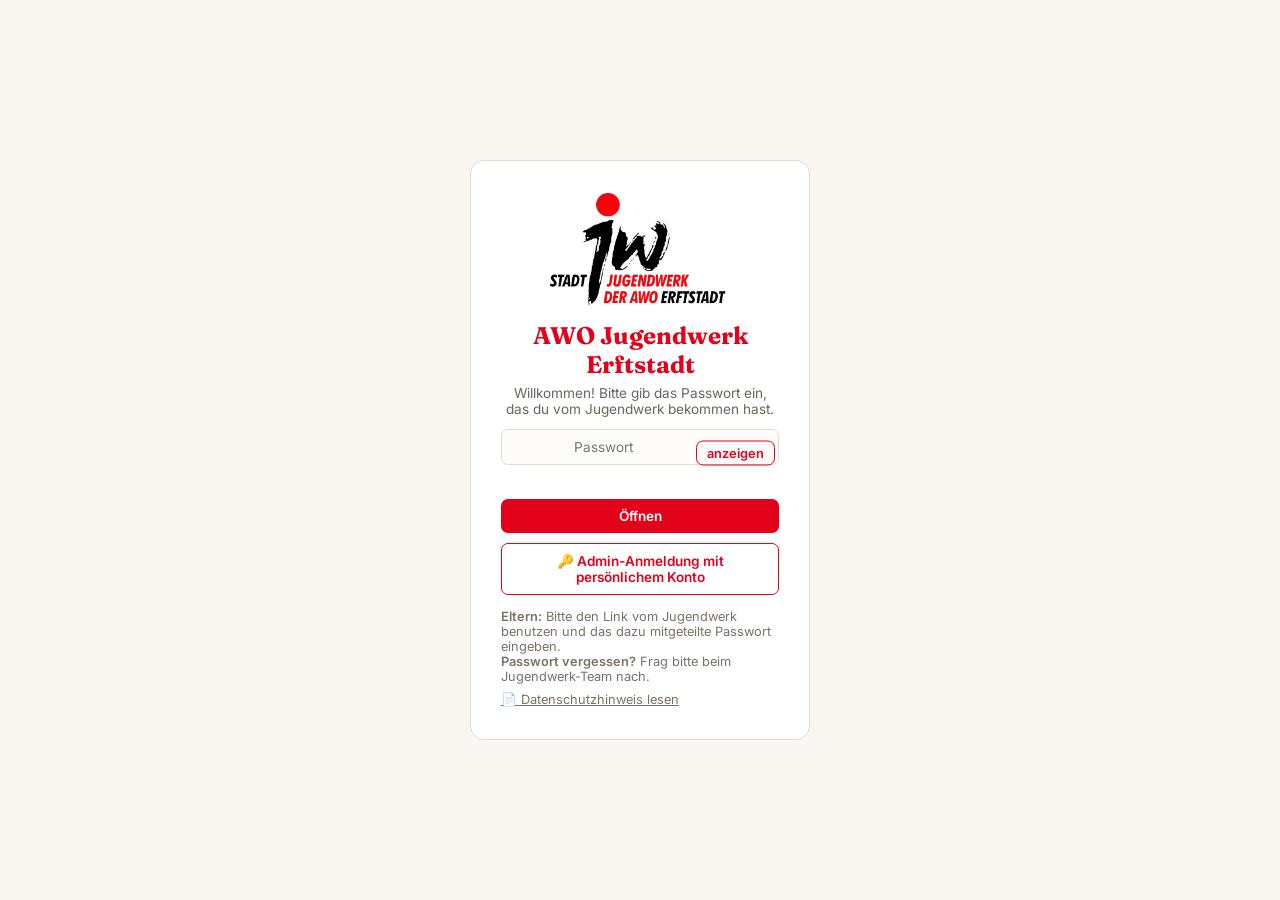
<file: index.html>
<!--
  FERIENSPIELE-PLANUNG — AWO Jugendwerk Erftstadt
  Konzept und Entwicklung: Markus Becker, 2026
  Aufbau dieser Datei (alles in einer Datei = einfaches Hosting):
    1. <style>  : Aussehen (CSS) — Farben, Tabellen, Buttons
    2. <body>   : Struktur (HTML) — Passwortschirm, Seitenleiste, die 5 Tabs
    3. <script> : Verhalten (JavaScript) — Daten laden/speichern, Klicks, Tabellen bauen
  Daten liegen in Supabase (Online-Datenbank), gemeinsam für das ganze Team.
-->
<!DOCTYPE html>
<html lang="de">
<head>
<meta charset="UTF-8">
<meta name="app-version" content="2026-11-15-8zk">
<meta name="viewport" content="width=device-width, initial-scale=1">
<meta name="color-scheme" content="light">
<title>AWO Jugendwerk Erftstadt</title>
<link rel="manifest" href="manifest.json">
<link rel="icon" href="icon-192.png">
<link rel="apple-touch-icon" href="icon-192.png">
<meta name="theme-color" content="#E2001A">
<link rel="stylesheet" href="fonts/fonts.css">
<link rel="stylesheet" href="style.css">


<script src="app-basis.js"></script>




</head>
<body>
<div id="risikoDruckBereich" style="display:none;"></div>

<div class="lockscreen" id="lockscreen">
  <div class="lockbox">
    <img class="locklogo" src="logo.png" alt="Stadtjugendwerk der AWO Erftstadt">
    <h2>AWO Jugendwerk Erftstadt</h2>
    <p id="lockIntro" style="margin-bottom:12px;">Willkommen! Bitte gib das Passwort ein, das du vom Jugendwerk bekommen hast.</p>
    <div id="lockPwWrap" style="position:relative;">
      <input type="password" id="lockPassword" placeholder="Passwort" autocomplete="current-password" autocapitalize="none" spellcheck="false" aria-label="Passwort" style="padding-right:84px; box-sizing:border-box; width:100%;">
      <button type="button" id="lockToggle" class="btn ghost" aria-pressed="false" style="position:absolute; right:4px; top:50%; transform:translateY(-50%); padding:4px 10px; font-size:0.8rem;">anzeigen</button>
    </div>
    <div class="err" id="lockError" role="alert" aria-live="polite"></div>
    <button class="btn" id="lockSubmit" style="width:100%;">Öffnen</button>
    <div id="adminLoginBox" style="display:none; text-align:left;">
      <p style="margin:0 0 10px 0; font-size:0.9rem; color:#7a7266;">Admin-Anmeldung mit deinem persönlichen Konto.</p>
      <label class="lock-label" for="adminName">Anmeldename</label>
      <input type="text" id="adminName" autocomplete="username" autocapitalize="none" spellcheck="false" style="width:100%; box-sizing:border-box; margin-bottom:10px;">
      <label class="lock-label" for="adminPw">Passwort</label>
      <div style="position:relative; margin-bottom:10px;">
        <input type="password" id="adminPw" autocomplete="current-password" autocapitalize="none" spellcheck="false" style="padding-right:84px; box-sizing:border-box; width:100%;">
        <button type="button" id="adminPwToggle" class="btn ghost" aria-pressed="false" style="position:absolute; right:4px; top:50%; transform:translateY(-50%); padding:4px 10px; font-size:0.8rem;">anzeigen</button>
      </div>
      <label class="lock-check"><input type="checkbox" id="adminMerken"> Auf diesem Gerät angemeldet bleiben<br><span>Bis zu 30 Tage – nur auf eigenen Geräten ankreuzen.</span></label>
      <div class="err" id="adminLoginError" role="alert" aria-live="polite"></div>
      <button class="btn" id="adminLoginBtn" style="width:100%;">Anmelden</button>
    </div>
    <button type="button" class="btn ghost" id="adminLoginOeffnenBtn" style="width:100%; margin-top:10px;">🔑 Admin-Anmeldung mit persönlichem Konto</button>
    <p id="lockHinweisText" style="font-size:0.8rem; color:#7a7266; margin:14px 0 0 0; text-align:left;">
      <strong>Eltern:</strong> Bitte den Link vom Jugendwerk benutzen und das dazu mitgeteilte Passwort eingeben.<br>
      <strong>Passwort vergessen?</strong> Frag bitte beim Jugendwerk-Team nach.
    </p>
    <p style="font-size:0.8rem; margin:8px 0 0 0; text-align:left;"><a href="#" id="lockDatenschutzLink" onclick="return false;" style="color:#7a7266;">📄 Datenschutzhinweis lesen</a></p>
  </div>
</div>

<!-- NEWSLETTER: eigenständiger, von Aktionen unabhängiger Bereich (kein
     Passwort nötig) — Anmeldeformular, Bestätigungs- und Abmelde-Landing.
     Wird nur angezeigt, wenn die URL den Parameter "?newsletter=..." trägt
     (siehe Boot-Logik weiter unten) und ersetzt dann komplett den
     normalen Passwort-Bildschirm. -->
<!-- PIN-RESET: Link aus der E-Mail -> neue PIN festlegen (ohne Login) -->
<div class="lockscreen" id="pinResetScreen" style="display:none;">
  <div class="lockbox" style="max-width:420px;">
    <img class="locklogo" src="logo.png" alt="Stadtjugendwerk der AWO Erftstadt">
    <div id="prFormView">
      <h2>🔑 Neue PIN festlegen</h2>
      <p style="color:#7a7266;">Lege hier eine neue PIN (4 bis 6 Ziffern) fest. Danach meldest du dich ganz normal mit Passwort, Namen und der neuen PIN an.</p>
      <input type="password" inputmode="numeric" pattern="[0-9]*" maxlength="6" id="prPinNeu" placeholder="Neue PIN (4–6 Ziffern)" style="width:100%; margin-bottom:8px; box-sizing:border-box;">
      <input type="password" inputmode="numeric" pattern="[0-9]*" maxlength="6" id="prPinNeuWdh" placeholder="PIN wiederholen" style="width:100%; margin-bottom:8px; box-sizing:border-box;">
      <button class="btn" id="prSpeichernBtn" style="width:100%;">PIN speichern</button>
      <div class="err" id="prError"></div>
    </div>
    <div id="prFertigView" style="display:none;">
      <h2>🔑 PIN gespeichert ✓</h2>
      <p style="color:#7a7266;">Deine neue PIN ist aktiv. Du kannst dich jetzt anmelden.</p>
      <a class="btn" href="./" style="display:block; text-align:center; text-decoration:none;">Zur Anmeldung</a>
    </div>
  </div>
</div>

<div class="lockscreen" id="newsletterScreen" style="display:none;">
  <div class="lockbox" style="max-width:420px;">
    <img class="locklogo" src="logo.png" alt="Stadtjugendwerk der AWO Erftstadt">

    <div id="nlFormularView" style="display:none;">
      <h2>📰 Newsletter</h2>
      <p style="color:#7a7266;">Trag dich hier für unseren Newsletter ein. Nach dem Absenden bekommst du eine Bestätigungs-Mail — erst mit dem Klick auf den Link darin ist die Anmeldung abgeschlossen.</p>
      <input type="text" id="nl_vorname" placeholder="Vorname (optional)" style="width:100%; margin-bottom:8px; box-sizing:border-box;">
      <input type="email" id="nl_email" placeholder="E-Mail-Adresse" style="width:100%; margin-bottom:8px; box-sizing:border-box;">
      <button class="btn" id="nlAnmeldenBtn" style="width:100%;">Anmelden</button>
      <div class="err" id="nlFormularError"></div>
    </div>

    <div id="nlBestaetigenView" style="display:none;">
      <h2>📰 Newsletter-Anmeldung bestätigen</h2>
      <p style="color:#7a7266;">Mit einem Klick bestätigst du, dass du unseren Newsletter erhalten möchtest.</p>
      <button class="btn" id="nlBestaetigenBtn" style="width:100%;">Ja, bestätigen</button>
      <div class="err" id="nlBestaetigenError"></div>
    </div>

    <div id="nlAbmeldenView" style="display:none;">
      <h2>📰 Newsletter abbestellen</h2>
      <p style="color:#7a7266;">Schade, dass du gehst — mit einem Klick meldest du dich vom Newsletter ab. Du kannst dich jederzeit wieder anmelden.</p>
      <button class="btn ghost" id="nlAbmeldenBtn" style="width:100%;">Ja, abbestellen</button>
      <div class="err" id="nlAbmeldenError"></div>
    </div>

    <div id="nlUngueltigView" style="display:none;">
      <h2>📰 Newsletter</h2>
      <p style="color:#7a7266;">Dieser Link ist unvollständig oder ungültig.</p>
    </div>
  </div>
</div>

<!-- AKTION-AUSWAHL: erscheint nach dem Login, bevor die eigentliche App
     geladen wird. Jede Aktion (Ferienfreizeit, Wochenendfahrt, Tagesausflug,
     Gruppenstunde) hat ihren eigenen Datenstand — siehe Aktionen-Umbau. -->
<!-- STARTMENÜ: Erste Ebene nach dem Admin-Login — drei große Kacheln
     (Aktionen/Allgemein/Verwaltung), reiner Anzeige-Wechsel ohne
     Datenladung (siehe zeigeStartMenu()). "Aktion wechseln" (innerhalb
     einer bereits geöffneten Aktion) springt bewusst weiterhin DIREKT in
     die Aktionsliste, ohne Umweg über dieses Menü — schnellster Weg für
     den häufigsten Anwendungsfall. -->
<div class="lockscreen" id="startMenuScreen" style="display:none;">
  <div class="lockbox" style="max-width:480px;">
    <img class="locklogo" src="logo.png" alt="Stadtjugendwerk der AWO Erftstadt">
    <h2>AWO Jugendwerk Erftstadt</h2>
    <p id="adminKontoZeileStart" style="display:none; margin:0 0 6px 0; font-size:0.85rem; color:#7a7266;"></p>
    <div id="adminKontoBanner" style="display:none; background:#fff6e0; border:1px solid #f0d28a; border-radius:10px; padding:10px 12px; margin:6px 0 10px 0; text-align:left; font-size:0.9rem;">
      <strong>🔐 Persönliches Admin-Konto einrichten</strong><br>
      Statt des gemeinsamen Passworts meldest du dich künftig mit eigenem Namen und Passwort an – und kannst angemeldet bleiben.
      <div style="margin-top:8px; display:flex; gap:8px;"><button class="btn" id="adminKontoEinrichtenBtn">Jetzt einrichten</button><button class="btn ghost" id="adminKontoSpaeterBtn">Später</button></div>
    </div>
    <div id="startSicherheitBanner" role="status" style="display:none; background:#fff6e0; border:1px solid #f0d28a; border-radius:10px; padding:10px 12px; margin:6px 0 10px 0; text-align:left; font-size:0.9rem;"></div>
    <p style="color:#7a7266;">Wähle einen Bereich:</p>
    <div style="display:grid; grid-template-columns:repeat(2, 1fr); gap:10px; margin-top:14px;">
      <div style="position:relative;">
        <button class="btn ghost" id="startAktionenBtn" style="width:100%; box-sizing:border-box; padding:22px 8px; display:flex; flex-direction:column; align-items:center; gap:8px;">
          <span style="font-size:1.8rem;">📁</span>
          <span>Aktionen</span>
        </button>
        <span class="hilfe-knopf" data-hilfe="startmenu_aktionen" title="Hilfe" style="position:absolute; top:6px; right:6px;">?</span>
      </div>
      <div style="position:relative;">
        <button class="btn ghost" id="startAllgemeinBtn" style="width:100%; box-sizing:border-box; padding:22px 8px; display:flex; flex-direction:column; align-items:center; gap:8px;">
          <span style="font-size:1.8rem;">📋</span>
          <span>Allgemein</span>
        </button>
        <span class="hilfe-knopf" data-hilfe="startmenu_allgemein" title="Hilfe" style="position:absolute; top:6px; right:6px;">?</span>
      </div>
      <div style="position:relative;">
        <button class="btn ghost" id="startVerwaltungBtn" style="width:100%; box-sizing:border-box; padding:22px 8px; display:flex; flex-direction:column; align-items:center; gap:8px;">
          <span style="font-size:1.8rem;">🗂️</span>
          <span>Verwaltung</span>
        </button>
        <span class="hilfe-knopf" data-hilfe="startmenu_verwaltung" title="Hilfe" style="position:absolute; top:6px; right:6px;">?</span>
      </div>
      <button class="btn ghost" id="startAnleitungBtn" style="padding:22px 8px; display:flex; flex-direction:column; align-items:center; gap:8px;">
        <span style="font-size:1.8rem;">📖</span>
        <span>Anleitung</span>
      </button>
    </div>
    <button class="btn ghost" id="aktionAbmeldenBtn" style="width:100%; margin-top:14px; border-top:1px solid #e5ddd0; padding-top:14px;">Abmelden</button>
    <div class="app-version" data-app-version></div>
  </div>
</div>

<!-- ADMIN: Anleitung — vollständige, durchsuchbare Bedienungsanleitung,
     aktionsübergreifend erreichbar (unabhängig von einer geöffneten
     Aktion). Nutzt dieselben ANLEITUNG_DATEN wie der Anleitung-Reiter
     innerhalb einer Aktion, zeigt hier aber grundsätzlich ALLE Einträge
     (keine Modul-Filterung, da keine einzelne Aktion im Kontext ist). -->
<div class="lockscreen" id="startAnleitungScreen" style="display:none;">
  <div class="lockbox" style="max-width:560px;">
    <img class="locklogo" src="logo.png" alt="Stadtjugendwerk der AWO Erftstadt">
    <h2>📖 Anleitung</h2>
    <p style="color:#7a7266;">Die komplette Bedienungsanleitung — durchsuchbar.</p>
    <input type="text" id="startAnleitung_search" placeholder="🔍 In der Anleitung suchen…" style="width:100%; box-sizing:border-box; margin-bottom:12px;">
    <div id="startAnleitungInhalt" style="text-align:left;"></div>
    <button class="btn ghost" id="startAnleitungZurueckBtn" style="width:100%; margin-top:14px;">Zurück</button>
  </div>
</div>

<div class="lockscreen" id="aktionAuswahlScreen" style="display:none;">
  <div class="lockbox" style="max-width:480px;">
    <img class="locklogo" src="logo.png" alt="Stadtjugendwerk der AWO Erftstadt">
    <h2>Aktion wählen</h2>
    <p>Für welche Aktion möchtest du planen?</p>

    <!-- Fest oben, unabhängig von der Länge der Aktionsliste darunter. -->
    <button class="btn ghost" id="aktionZurueckStartBtn" style="width:100%; margin-bottom:12px;">← Zur Startseite</button>

    <!-- Suchfeld erscheint nur, wenn genug aktive Aktionen da sind, dass
         Suchen wirklich hilft (siehe zeigeAktionAuswahl). -->
    <div id="aktionAuswahlSucheWrap" style="display:none; margin-bottom:10px;">
      <input type="text" id="aktionAuswahlSuche" placeholder="🔍 Aktion suchen…" style="width:100%; box-sizing:border-box;">
    </div>

    <div id="aktionAuswahlListe" style="text-align:left; margin:0 0 10px 0;">Lädt…</div>
    <div id="aktionAuswahlArchivListe" style="text-align:left;"></div>

    <div id="aktionNeuBereich" style="display:none; border-top:1px solid #e5ddd0; margin-top:14px; padding-top:14px; text-align:left;">
      <label>Name der neuen Aktion</label>
      <input type="text" id="aktionNeuName" placeholder="z.B. Wochenendfahrt Herbst 2026" style="width:100%; margin-bottom:8px;">
      <label>Typ</label>
      <select id="aktionNeuTyp" style="width:100%; margin-bottom:6px;"></select>
      <div style="display:flex; gap:6px; margin-bottom:8px;">
        <input type="text" id="aktionNeuTypNeuer" placeholder="Neuen Typ hinzufügen…" style="flex:1;">
        <button type="button" class="btn ghost" id="aktionNeuTypHinzufuegenBtn">+ Hinzufügen</button>
      </div>
      <label>Ort (optional)</label>
      <input type="text" id="aktionNeuOrt" maxlength="120" placeholder="z.B. Jugendhaus Erftstadt" style="width:100%; margin-bottom:8px;">
      <label>Oberaktion (optional)</label>
      <select id="aktionNeuOberaktion" style="width:100%; margin-bottom:8px;"><option value="">– keine –</option></select>
      <label style="display:flex; align-items:center; gap:6px; margin-bottom:8px; font-weight:normal;">
        <input type="checkbox" id="aktionNeuWiederkehrend" style="width:auto;">
        Wiederkehrend (z.B. regelmäßige Gruppenstunde)
      </label>
      <label style="display:flex; align-items:center; gap:6px; margin-bottom:8px; font-weight:normal;">
        <input type="checkbox" id="aktionNeuSichtbar" style="width:auto;">
        Für Teamende zur Interesse-Anmeldung sichtbar machen
      </label>
      <div id="aktionNeuSichtWahl" style="display:none; margin:0 0 10px 18px;"></div>
      <label>Benötigte Personalanzahl (optional)</label>
      <input type="number" id="aktionNeuBenoetigtePersonal" min="0" step="1" placeholder="z.B. 8 — leer lassen für kein Limit" style="width:100%; margin-bottom:8px;">
      <div class="add-row" style="grid-template-columns:1fr 1fr; margin-bottom:8px;">
        <div><label>Start (optional)</label><input type="date" id="aktionNeuStart" style="width:100%;"></div>
        <div><label>Ende (optional)</label><input type="date" id="aktionNeuEnde" style="width:100%;"></div>
      </div>
      <button class="btn" id="aktionNeuAnlegenBtn" style="width:100%;">Aktion anlegen</button>
    </div>
    <button class="btn ghost" id="aktionNeuAnzeigenBtn" style="width:100%; margin-top:10px;">+ Neue Aktion anlegen</button>
    <div class="err" id="aktionAuswahlError"></div>
  </div>
</div>

<!-- TEAM: Identifikation — wer bist du? (einmalig, dann lokal gemerkt) -->
<div class="lockscreen" id="teamIdentifikationScreen" style="display:none;">
  <div class="lockbox" style="max-width:480px;">
    <img class="locklogo" src="logo.png" alt="Stadtjugendwerk der AWO Erftstadt">
    <h2>Wer bist du?</h2>

    <div id="teamIdPersonWahl">
      <p>Damit die Leitung weiß, wer sich für welche Aktion interessiert.</p>
      <label>Dein Name</label>
      <div class="add-row" style="grid-template-columns:1fr 1fr; margin-bottom:8px;">
        <input type="text" id="teamIdVorname" placeholder="Vorname" autocomplete="off">
        <input type="text" id="teamIdNachname" placeholder="Nachname" autocomplete="off">
      </div>
      <p class="dp-hint" style="margin-top:0;">Dein Name muss von der Leitung angelegt sein. Wenn du nicht gefunden wirst, frag bitte die Leitung.</p>
      <button class="btn" id="teamIdWeiterBtn" style="width:100%;">Weiter</button>
      <div class="err" id="teamIdError"></div>
      <button class="btn ghost" id="teamIdMeldungBtn" style="width:100%; margin-top:14px;">📣 Anonym etwas melden (ohne Namen)</button>
      <button class="btn ghost" id="teamIdAbmeldenBtn" style="width:100%; margin-top:14px;">Abmelden</button>
    <div class="app-version" data-app-version></div>
    </div>

    <div id="teamIdPinBereich" style="display:none;">
      <p id="teamIdPinWer" style="color:#7a7266;"></p>
      <div id="teamIdPinNeuBereich" style="display:none;">
        <label>Neue PIN festlegen (4 Ziffern)</label>
        <p class="dp-hint" style="margin-top:0;">Merk sie dir gut — du brauchst sie wieder, sobald du dich auf einem anderen Gerät mit diesem Namen anmeldest.</p>
        <input type="password" inputmode="numeric" pattern="[0-9]*" maxlength="6" id="teamIdPinNeu" placeholder="PIN (4 Ziffern)" style="width:100%; margin-bottom:8px;">
        <input type="password" inputmode="numeric" pattern="[0-9]*" maxlength="6" id="teamIdPinNeuWdh" placeholder="PIN wiederholen" style="width:100%; margin-bottom:8px;">
      </div>
      <div id="teamIdPinEingabeBereich" style="display:none;">
        <label>PIN eingeben</label>
        <input type="password" inputmode="numeric" pattern="[0-9]*" maxlength="6" id="teamIdPinEingabe" placeholder="PIN" style="width:100%; margin-bottom:8px;">
        <div class="dp-hint" style="margin-top:0; text-align:left;">PIN vergessen? Wir senden einen Link an die hinterlegte Adresse (Versand über Resend). Er gilt 60 Minuten und nur einmal. Mehr im Datenschutzhinweis.</div>
        <button type="button" class="btn ghost" id="teamIdPinVergessenBtn" style="width:100%; margin-bottom:8px;">PIN vergessen? Link per E-Mail anfordern</button>
        <div class="dp-hint" id="teamIdPinVergessenInfo" style="margin-top:0;"></div>
      </div>
      <button class="btn" id="teamIdPinBestaetigenBtn" style="width:100%;">Bestätigen</button>
      <div class="err" id="teamIdPinError"></div>
      <button class="btn ghost" id="teamIdPinZurueckBtn" style="width:100%; margin-top:14px;">← Andere Person wählen</button>
    </div>
  </div>
</div>

<!-- TEAM: Übersicht — freigeschaltete Aktionen betreten, bei offenen Interesse anmelden -->
<div class="lockscreen" id="teamAktionsScreen" style="display:none;">
  <div class="lockbox" style="max-width:520px;">
    <img class="locklogo" src="logo.png" alt="Stadtjugendwerk der AWO Erftstadt">
    <h2>AWO Jugendwerk Erftstadt</h2>
    <p id="teamAktionsWer" style="color:#7a7266;"></p>
    <div id="teamKrisenBanner" role="alert" style="display:none; background:#b42318; color:#fff; border-radius:10px; padding:10px 12px; margin:0 0 12px 0; text-align:left; font-size:0.92rem;"></div>
    <div id="teamMenue">
    <div id="teamInfothekWrap" style="display:none; position:relative; margin:6px 0 14px 0;">
      <button class="btn" id="teamInfothekBtn" style="width:100%; box-sizing:border-box; padding:14px 8px; background:#b42318; border:1px solid #b42318; color:#fff;">🚨 Sicherheit &amp; Notfall <span id="teamInfothekBadge" style="display:none; margin-left:6px; background:#fff; color:#b42318; border-radius:999px; padding:1px 9px; font-size:0.8rem; font-weight:700;"></span></button>
      <span class="hilfe-knopf" data-hilfe="infothek_team" title="Hilfe" style="position:absolute; top:50%; right:8px; transform:translateY(-50%); background:#fff;">?</span>
    </div>
    <div style="position:relative; margin:0 0 14px 0;">
      <button class="btn ghost" id="teamMeldungBtn" style="width:100%; box-sizing:border-box; padding:12px 28px 12px 8px;">📣 Der Leitung etwas melden (auch anonym) <span id="teamMeldungNeuBadge" style="display:none; background:#b42318; color:#fff; border-radius:999px; padding:1px 9px; font-size:0.72rem; font-weight:700; margin-left:4px; white-space:nowrap;">Neue Antwort</span></button>
      <span class="hilfe-knopf" data-hilfe="meldung_team" title="Hilfe" style="position:absolute; top:50%; right:8px; transform:translateY(-50%); background:#fff;">?</span>
    </div>
    <p style="color:#7a7266; margin:6px 0 0 0;">Wähle einen Bereich: <span class="hilfe-knopf" data-hilfe="team_startseite" title="Hilfe">?</span></p>
    <div style="display:grid; grid-template-columns:repeat(2, 1fr); gap:10px; margin-top:10px;">
      <button class="btn ghost team-kachel" id="teamKachelAktionen" style="width:100%; box-sizing:border-box; padding:22px 8px; display:flex; flex-direction:column; align-items:center; gap:8px;">
        <span style="font-size:1.8rem;">📁</span>
        <span>Meine Aktionen <span id="teamAktionenBadge" style="display:none; background:#e5ddd0; color:#5a5346; border-radius:999px; padding:1px 8px; font-size:0.72rem; font-weight:700; margin-left:2px;"></span></span>
      </button>
      <button class="btn ghost team-kachel" id="teamKachelOffen" style="width:100%; box-sizing:border-box; padding:22px 8px; display:flex; flex-direction:column; align-items:center; gap:8px;">
        <span style="font-size:1.8rem;">🙋</span>
        <span>Weitere Aktionen <span id="teamOffenBadge" style="display:none; background:#e5ddd0; color:#5a5346; border-radius:999px; padding:1px 8px; font-size:0.72rem; font-weight:700; margin-left:2px;"></span></span>
      </button>
      <button class="btn ghost team-kachel" id="teamSitzungenBtn" style="width:100%; box-sizing:border-box; padding:22px 8px; display:flex; flex-direction:column; align-items:center; gap:8px;">
        <span style="font-size:1.8rem;">🗓️</span>
        <span>Sitzungen</span>
      </button>
      <button class="btn ghost team-kachel" id="teamKachelUnterlagen" style="width:100%; box-sizing:border-box; padding:22px 8px; display:flex; flex-direction:column; align-items:center; gap:8px;">
        <span style="font-size:1.8rem;">📄</span>
        <span>Unterlagen <span id="teamUnterlagenBadge" style="display:none; background:#b42318; color:#fff; border-radius:999px; padding:1px 8px; font-size:0.72rem; font-weight:700; margin-left:2px;"></span></span>
      </button>
      <button class="btn ghost team-kachel" id="teamKalenderIcsExportBtn" style="width:100%; box-sizing:border-box; padding:22px 8px; display:flex; flex-direction:column; align-items:center; gap:8px; display:none;">
        <span style="font-size:1.8rem;">📆</span>
        <span>Meine Termine<br><span style="font-size:0.75rem; color:#7a7266;">als Kalenderdatei (.ics)</span></span>
      </button>
      <button class="btn ghost team-kachel" id="teamAllgemeinBtn" style="width:100%; box-sizing:border-box; padding:22px 8px; display:flex; flex-direction:column; align-items:center; gap:8px; display:none;">
        <span style="font-size:1.8rem;">📋</span>
        <span>Allgemein<br><span style="font-size:0.75rem; color:#7a7266;">aktionsübergreifend</span></span>
      </button>
    </div>
    <div class="err" id="teamAktionsError"></div>
    <button class="btn ghost" id="teamAndereIdentitaetBtn" style="width:100%; margin-top:14px; border-top:1px solid #e5ddd0; padding-top:14px;">Ich bin jemand anderes</button>
    <button class="btn ghost" id="teamAktionsAbmeldenBtn" style="width:100%; margin-top:6px;">Abmelden</button>
    <div class="app-version" data-app-version></div>
    </div>

    <div id="teamUnterAktionen" style="display:none; text-align:left;">
      <h3 style="margin:6px 0 4px 0;">📁 Meine Aktionen</h3>
      <div class="dp-hint" style="margin-top:0;">Freigeschaltet — hier kannst du planen:</div>
      <div id="teamFreigeschalteteListe" style="text-align:left; margin:10px 0;">Lädt…</div>
      <button class="btn ghost team-zurueck" style="width:100%; margin-top:10px;">← Zurück</button>
    </div>

    <div id="teamUnterOffen" style="display:none; text-align:left;">
      <h3 style="margin:6px 0 4px 0;">🙋 Weitere Aktionen</h3>
      <div class="dp-hint" style="margin-top:0;">Interesse anmelden — die Leitung schaltet dich danach frei:</div>
      <div id="teamOffeneListe" style="text-align:left; margin:10px 0;"></div>
      <button class="btn ghost team-zurueck" style="width:100%; margin-top:10px;">← Zurück</button>
    </div>

    <div id="teamUnterUnterlagen" style="display:none; text-align:left;">
      <h3 style="margin:6px 0 4px 0;">📄 Unterlagen</h3>
      <div id="teamVertragsdokumenteBereich" style="text-align:left;">
        <div class="dp-hint" style="margin-top:0;">Meine Vertragsdokumente:</div>
        <div id="teamVertragsdokumenteListe">Lädt…</div>
      </div>
      <button class="btn ghost team-zurueck" style="width:100%; margin-top:10px;">← Zurück</button>
    </div>
  </div>
</div>

<!-- SICHERHEIT & NOTFALL (Infothek, Version 8s): Team liest die von der Leitung freigegebenen Seiten.
     Die Leitung nutzt denselben Bildschirm als Vorschau. Der letzte Stand liegt ohne persönliche Angaben
     auf dem Gerät, damit die Notfall-Karte auch ohne Netz lesbar bleibt. -->
<div class="lockscreen" id="infothekScreen" style="display:none;">
  <div class="lockbox" style="max-width:560px; text-align:left;">
    <img class="locklogo" src="logo.png" alt="Stadtjugendwerk der AWO Erftstadt">
    <h2 style="text-align:center;">🚨 Sicherheit &amp; Notfall</h2>
    <div id="infothekKrise" role="alert" style="display:none; background:#b42318; color:#fff; border-radius:10px; padding:10px 12px; margin:0 0 12px 0; font-size:0.92rem;"></div>
    <p id="infothekStand" style="color:#7a7266; font-size:0.85rem; text-align:center;"></p>
    <div id="infothekOffen" role="status" style="display:none; background:#fff6e0; border:1px solid #f0d28a; border-radius:10px; padding:10px 12px; margin:0 0 12px 0; font-size:0.9rem;"></div>
    <div id="infothekListe" style="margin:10px 0;">Lädt…</div>
    <div id="infothekMassnahmen" style="display:none; margin:18px 0 6px 0;"></div>
    <div class="err" id="infothekError"></div>
    <button class="btn ghost" id="infothekZurueckBtn" style="width:100%; margin-top:14px;">Zurück</button>
  </div>
</div>

<!-- MELDUNGEN (Version 8t): Teamende melden der Leitung Wichtiges, anonym oder mit Namen.
     Anonym: nur Team-Passwort, kein Name, kein Token, nichts wird auf dem Gerät gemerkt. -->
<div class="lockscreen" id="meldungScreen" style="display:none;">
  <div class="lockbox" style="max-width:560px; text-align:left;">
    <img class="locklogo" src="logo.png" alt="Stadtjugendwerk der AWO Erftstadt">
    <h2 style="text-align:center;">📣 Der Leitung etwas melden</h2>
    <div id="meldungTabs" style="display:none; gap:8px; margin:0 0 12px 0;">
      <button class="btn" type="button" id="meldungTabNeu" style="flex:1;">Neue Meldung</button>
      <button class="btn ghost" type="button" id="meldungTabMeine" style="flex:1;">Meine Meldungen</button>
    </div>

    <div id="meldungNeuBereich">
      <div style="background:#fdf1f2; border:1px solid #f1b8bd; border-radius:10px; padding:10px 12px; margin:0 0 12px 0; font-size:0.88rem;">
        <strong>Bei akuter Gefahr zuerst anrufen:</strong> <a href="tel:112" style="color:#b42318; font-weight:600;">112</a> · <a href="tel:110" style="color:#b42318; font-weight:600;">110</a>.
        Eine Meldung hier ist kein Notruf und wird nicht sofort gelesen.
      </div>
      <label for="meldungKategorie">Worum geht es?</label>
      <select id="meldungKategorie" style="width:100%; margin-bottom:6px;">
        <option value="sicherheit">Sicherheit / Verdacht auf Gefährdung</option>
        <option value="risiko">Risiko / Beinahe-Unfall</option>
        <option value="beschwerde">Beschwerde</option>
        <option value="feedback">Feedback / Verbesserungsvorschlag</option>
        <option value="sonstiges">Sonstiges</option>
      </select>
      <p class="dp-hint" id="meldungKategorieHinweis" style="margin:0 0 10px 0;"></p>
      <label for="meldungText">Was möchtest du mitteilen?</label>
      <textarea id="meldungText" rows="8" maxlength="4000" style="width:100%; box-sizing:border-box;" placeholder="Was ist passiert, wo und wann ungefähr, was wäre hilfreich?"></textarea>
      <p class="dp-hint" style="margin:4px 0 10px 0;">Bitte <strong>keine Namen</strong> von Kindern, Eltern oder Kolleginnen und Kollegen und keine Telefonnummern oder E-Mail-Adressen. Beschreibe die Situation, nicht die Person.</p>
      <div id="meldungArtBereich" style="border:1px solid #e5ddd0; border-radius:10px; padding:10px 12px; margin:0 0 10px 0;">
        <label style="display:block; margin:0 0 6px 0;"><input type="radio" name="meldungArt" id="meldungArtAnonym" value="anonym" checked> <strong>Anonym</strong></label>
        <p class="dp-hint" style="margin:0 0 10px 22px;">Niemand sieht, von wem die Meldung kommt: kein Name, keine Uhrzeit, kein Code. Du bekommst deshalb auch keine Antwort.</p>
        <div id="meldungArtNameZeile">
          <label style="display:block; margin:0 0 6px 0;"><input type="radio" name="meldungArt" id="meldungArtName" value="name"> <strong>Mit meinem Namen</strong></label>
          <p class="dp-hint" style="margin:0 0 0 22px;">Nur du und die Leitung sehen die Meldung. Die Leitung kann dir antworten, und du siehst unter „Meine Meldungen", was daraus geworden ist.</p>
        </div>
      </div>
      <div class="err" id="meldungError" role="alert"></div>
      <button class="btn" type="button" id="meldungSendenBtn" style="width:100%;">Senden</button>
    </div>

    <div id="meldungDankBereich" style="display:none; text-align:center;">
      <p style="font-size:1.1rem; margin:10px 0;"><strong>Danke!</strong></p>
      <p id="meldungDankText" style="color:#7a7266;"></p>
      <button class="btn ghost" type="button" id="meldungNochEineBtn" style="width:100%; margin-top:10px;">Noch eine Meldung</button>
    </div>

    <div id="meldungMeineBereich" style="display:none;">
      <p class="dp-hint" style="margin-top:0;">Nur Meldungen, die du mit deinem Namen gesendet hast. Anonyme Meldungen kann niemand zuordnen, auch du nicht.</p>
      <div id="meldungMeineListe">Lädt…</div>
      <div class="err" id="meldungMeineError"></div>
    </div>

    <button class="btn ghost" type="button" id="meldungZurueckBtn" style="width:100%; margin-top:14px;">Zurück</button>
  </div>
</div>

<!-- ALLGEMEIN: aktionsübergreifender Bereich, KEINE Aktion — Admin trägt
     Infos ein, Team gibt Rückmeldungen. Zugriff wird direkt vom Admin pro
     Person gewährt (siehe requireAllgemeinZugriff in der Edge Function). -->
<div class="lockscreen" id="allgemeinScreen" style="display:none;">
  <div class="lockbox" style="max-width:560px;">
    <img class="locklogo" src="logo.png" alt="Stadtjugendwerk der AWO Erftstadt">
    <h2>📋 Allgemein</h2>
    <p style="color:#7a7266;">Aktionsübergreifend — nichts hier ist an eine bestimmte Aktion gebunden.</p>

    <div id="allgEmailBereich" style="display:none;">
      <div class="dp-hint" style="margin-top:0;">📧 E-Mail-Adresse: <span class="hilfe-knopf" data-hilfe="allgemein_email" title="Hilfe">?</span></div>
      <p style="font-size:0.82rem; color:#7a7266; margin:0 0 10px 0; text-align:left;">
        Freiwillige Angabe. Sie wird für die <strong>PIN-Wiederherstellung</strong> genutzt:
        Wenn du deine PIN vergessen hast, schicken wir einen Link an diese Adresse
        (Versand über Resend). Ohne Adresse setzt die Leitung deine PIN zurück.
        Keine Weitergabe an Dritte. Du kannst die Adresse jederzeit ändern oder löschen.
      </p>
      <label style="font-size:0.82rem; color:var(--ink-soft); display:block; text-align:left;">Deine E-Mail
        <input type="email" id="allgEmailEingabe" placeholder="name@beispiel.de" style="display:block; width:100%; margin-top:2px;">
      </label>
      <label style="display:flex; align-items:center; gap:6px; font-size:0.82rem; margin:6px 0; font-weight:normal; text-align:left;">
        <input type="checkbox" id="allgEmailBenachrichtigenCb" style="width:auto;" checked> Zusätzlich Benachrichtigungen an diese Adresse senden (z.B. neue Aktionen)
      </label>
      <div style="display:flex; gap:6px;">
        <button class="btn ghost" id="allgEmailSpeichernBtn" style="flex:1;">Speichern</button>
        <button class="btn ghost" id="allgEmailWiderrufenBtn" style="flex:1; border-color:var(--awo-red); color:var(--awo-red);">Adresse löschen</button>
      </div>
      <div class="dp-hint" id="allgEmailStatus" style="margin:6px 0 14px 0;"></div>
    </div>

    <div id="pushKarteTeam" style="margin-bottom:14px;"></div>

    <div class="dp-hint" style="border-top:1px solid #e5ddd0; padding-top:14px;">Infos von der Leitung: <span class="hilfe-knopf" data-hilfe="allgemein_info" title="Hilfe">?</span></div>
    <div id="allgInfoListe" style="text-align:left; margin:10px 0;">Lädt…</div>
    <div id="allgInfoNeuBereich" style="display:none; margin-bottom:14px;">
      <textarea id="allgInfoText" rows="3" style="width:100%; font-family:inherit; font-size:inherit; padding:8px; border:1px solid #e5ddd0; border-radius:6px; box-sizing:border-box; resize:vertical;" placeholder="Neue Info eintragen…"></textarea>
      <button class="btn ghost" id="allgInfoAnlegenBtn" style="width:100%; margin-top:6px;">Info hinzufügen</button>
    </div>

    <div class="dp-hint" style="border-top:1px solid #e5ddd0; padding-top:14px;">Rückmeldungen ans Team: <span class="hilfe-knopf" data-hilfe="allgemein_rueckmeldung" title="Hilfe">?</span></div>
    <div id="allgRueckListe" style="text-align:left; margin:10px 0;">Lädt…</div>
    <textarea id="allgRueckText" rows="3" style="width:100%; font-family:inherit; font-size:inherit; padding:8px; border:1px solid #e5ddd0; border-radius:6px; box-sizing:border-box; resize:vertical;" placeholder="Deine Rückmeldung…"></textarea>
    <label style="display:flex; align-items:center; gap:6px; margin:8px 0; font-weight:normal;">
      <input type="checkbox" id="allgRueckAnonym" style="width:auto;">
      Anonym einreichen
    </label>
    <button class="btn ghost" id="allgRueckAnlegenBtn" style="width:100%; margin-bottom:14px;">Rückmeldung einreichen</button>

    <div class="dp-hint" style="border-top:1px solid #e5ddd0; padding-top:14px;">📅 Terminanfragen — schlag eine neue Aktion mit Termin vor: <span class="hilfe-knopf" data-hilfe="allgemein_termine" title="Hilfe">?</span></div>
    <div id="taListe" style="text-align:left; margin:10px 0;">Lädt…</div>
    <div id="taNeuBereich" style="margin-bottom:14px;">
      <input type="text" id="ta_aktion_name" placeholder="Name/Vorschlag für die Aktion (z.B. Stadtteilfest Liblar)" style="width:100%; margin-bottom:6px;">
      <div class="add-row" style="grid-template-columns:1fr 1fr; margin-bottom:6px;">
        <input type="date" id="ta_datum">
        <input type="text" id="ta_ort" placeholder="Ort">
      </div>
      <div class="add-row" style="grid-template-columns:1fr 1fr; margin-bottom:6px;">
        <input type="text" id="ta_verantwortlicher" placeholder="Verantwortlich/Ansprechperson">
        <input type="text" id="ta_arbeitszeit" placeholder="Arbeitszeit (z.B. 14–18 Uhr)">
      </div>
      <input type="text" id="ta_verdienst" placeholder="Verdienst (z.B. 300 EUR pauschal)" style="width:100%; margin-bottom:6px;">
      <textarea id="ta_anmerkung" rows="2" style="width:100%; font-family:inherit; font-size:inherit; padding:8px; border:1px solid #e5ddd0; border-radius:6px; box-sizing:border-box; resize:vertical; margin-bottom:6px;" placeholder="Weitere Anmerkungen (optional)"></textarea>
      <button class="btn ghost" id="taAnlegenBtn" style="width:100%;">Terminanfrage einreichen</button>
    </div>

    <div class="dp-hint" style="border-top:1px solid #e5ddd0; padding-top:14px;">📁 Wichtige Unterlagen: <span class="hilfe-knopf" data-hilfe="dokumente" title="Hilfe">?</span></div>
    <div id="allgDokumenteListe" style="text-align:left; margin:10px 0;"></div>

    <div class="dp-hint" style="border-top:1px solid #e5ddd0; padding-top:14px;">🎲 Spiele: <span class="hilfe-knopf" data-hilfe="spiele" title="Hilfe">?</span></div>
    <div style="display:flex; gap:6px; margin:6px 0;">
      <input type="text" id="spSuche" placeholder="Suche (Titel/Beschreibung)…" style="flex:2; min-width:0;">
      <select id="spFilterKategorie" style="flex:1;">
        <option value="">Alle Kategorien</option>
        <option value="kennenlernspiel">Kennenlernspiel</option>
        <option value="bewegungsspiel">Bewegungsspiel</option>
        <option value="ruhespiel">Ruhespiel</option>
        <option value="kreisspiel">Kreisspiel</option>
        <option value="kooperationsspiel">Kooperationsspiel</option>
        <option value="sonstiges">Sonstiges</option>
      </select>
    </div>
    <div style="display:flex; gap:14px; flex-wrap:wrap; margin-bottom:8px; font-size:0.85rem;">
      <label style="display:flex; align-items:center; gap:4px; font-weight:normal;"><input type="checkbox" id="spFilterDrinnen" style="width:auto;"> Drinnen</label>
      <label style="display:flex; align-items:center; gap:4px; font-weight:normal;"><input type="checkbox" id="spFilterDraussen" style="width:auto;"> Draußen</label>
    </div>
    <div id="spListe" style="text-align:left; margin:10px 0;">Lädt…</div>

    <button class="btn ghost" type="button" id="spVorschlagenBtn" style="width:100%; margin:6px 0;">+ Spiel vorschlagen</button>
    <div id="spFormularContainer" style="display:none;">
      <div class="card" style="border-style:dashed; text-align:left;">
        <div class="dp-hint" style="margin-top:0;">Neues Spiel vorschlagen:</div>
        <p style="font-size:0.8rem; color:#7a7266; margin:2px 0 8px 0;">Dein Vorschlag geht an den Admin zur Kontrolle und erscheint erst danach im Katalog für alle.</p>
        <label style="font-size:0.85rem; display:block; margin-top:6px;">Titel
          <input type="text" id="spTitel" style="width:100%; margin-top:2px; box-sizing:border-box;">
        </label>
        <label style="font-size:0.85rem; display:block; margin-top:8px;">Beschreibung
          <textarea id="spBeschreibung" rows="3" style="width:100%; margin-top:2px; box-sizing:border-box; font-family:inherit;"></textarea>
        </label>
        <label style="font-size:0.85rem; display:block; margin-top:8px;">Kategorie
          <select id="spKategorie" style="width:100%; margin-top:2px; box-sizing:border-box;">
            <option value="kennenlernspiel">Kennenlernspiel</option>
            <option value="bewegungsspiel">Bewegungsspiel</option>
            <option value="ruhespiel">Ruhespiel</option>
            <option value="kreisspiel">Kreisspiel</option>
            <option value="kooperationsspiel">Kooperationsspiel</option>
            <option value="sonstiges">Sonstiges</option>
          </select>
        </label>
        <label style="font-size:0.85rem; display:block; margin-top:8px;">Altersgruppe (optional)
          <input type="text" id="spAltersgruppe" placeholder="z.B. ab 6 Jahren" style="width:100%; margin-top:2px; box-sizing:border-box;">
        </label>
        <label style="font-size:0.85rem; display:block; margin-top:8px;">Teilnehmerzahl (optional)
          <input type="text" id="spTeilnehmerzahl" placeholder="z.B. 6–20 Personen" style="width:100%; margin-top:2px; box-sizing:border-box;">
        </label>
        <label style="font-size:0.85rem; display:block; margin-top:8px;">Material (optional)
          <input type="text" id="spMaterial" placeholder="z.B. Kreide, Bälle" style="width:100%; margin-top:2px; box-sizing:border-box;">
        </label>
        <div class="dp-hint" style="margin-top:10px;">Ort (Mehrfachauswahl möglich):</div>
        <div style="display:flex; gap:14px; margin-top:4px;">
          <label style="font-size:0.85rem; display:flex; align-items:center; gap:4px; font-weight:normal;">
            <input type="checkbox" id="spOrtDrinnen" style="width:auto;"> Drinnen
          </label>
          <label style="font-size:0.85rem; display:flex; align-items:center; gap:4px; font-weight:normal;">
            <input type="checkbox" id="spOrtDraussen" style="width:auto;"> Draußen
          </label>
        </div>
        <div style="display:flex; gap:6px; margin-top:10px;">
          <button class="btn ghost" id="spVorschlagAbsendenBtn" style="flex:1;">Vorschlag einreichen</button>
          <button class="btn ghost" id="spVorschlagAbbrechenBtn" style="flex:1;">Abbrechen</button>
        </div>
        <div class="dp-hint" id="spVorschlagStatus"></div>
      </div>
    </div>

    <div id="spMeineVorschlaegeBereich" style="display:none; margin-top:10px;">
      <div class="dp-hint" style="margin-top:0;">Meine eingereichten Vorschläge:</div>
      <div id="spMeineVorschlaegeListe" style="text-align:left; margin:10px 0;"></div>
    </div>

    <div id="allgZugriffBereich" style="display:none; border-top:1px solid #e5ddd0; padding-top:14px;">
      <div class="dp-hint" style="margin-top:0;">Zugriff verwalten (nur du als Admin siehst das): <span class="hilfe-knopf" data-hilfe="allgemein_zugriff" title="Hilfe">?</span></div>
      <div id="allgZugriffListe" style="text-align:left; margin:10px 0;">Lädt…</div>
      <div style="display:flex; gap:6px;">
        <select id="allgZugriffKarteiSelect" style="flex:1;"><option value="">– Person auswählen –</option></select>
        <button class="btn ghost" id="allgZugriffGewaehrenBtn">Zugriff geben</button>
      </div>
    </div>

    <div class="err" id="allgError"></div>
    <button class="btn ghost" id="allgSchliessenBtn" style="width:100%; margin-top:14px;">Zurück</button>
  </div>
</div>

<!-- MITGLIED: Identifikation (eigenes Passwort MITGLIEDER_PASSWORT, siehe
     login_check) — Namensauswahl NUR aus den für die Sitzungsplanung
     freigeschalteten Mitgliedern (admin-gepflegt, kein Self-Service-
     "neu eintragen" wie bei Team), danach PIN vergeben/eingeben. -->
<div class="lockscreen" id="mitgliedIdentifikationScreen" style="display:none;">
  <div class="lockbox" style="max-width:480px;">
    <img class="locklogo" src="logo.png" alt="Stadtjugendwerk der AWO Erftstadt">
    <h2>Wer bist du?</h2>

    <div id="mgIdPersonWahl">
      <p>Bitte deinen Namen eingeben (so, wie die Leitung ihn eingetragen hat).</p>
      <input type="text" id="mgIdName" placeholder="Vor- und Nachname" autocomplete="off" style="width:100%; margin-bottom:10px;">
      <button class="btn" id="mgIdWeiterBtn" style="width:100%;">Weiter</button>
      <div class="err" id="mgIdError"></div>
      <button class="btn ghost" id="mgIdAbmeldenBtn" style="width:100%; margin-top:14px;">Abmelden</button>
    </div>

    <div id="mgIdPinBereich" style="display:none;">
      <p id="mgIdPinWer" style="color:#7a7266;"></p>
      <div id="mgIdPinNeuBereich" style="display:none;">
        <label>Neue PIN festlegen (4 Ziffern)</label>
        <p class="dp-hint" style="margin-top:0;">Merk sie dir gut — du brauchst sie wieder, sobald du dich auf einem anderen Gerät mit diesem Namen anmeldest.</p>
        <input type="password" inputmode="numeric" pattern="[0-9]*" maxlength="6" id="mgIdPinNeu" placeholder="PIN (4 Ziffern)" style="width:100%; margin-bottom:8px;">
        <input type="password" inputmode="numeric" pattern="[0-9]*" maxlength="6" id="mgIdPinNeuWdh" placeholder="PIN wiederholen" style="width:100%; margin-bottom:8px;">
      </div>
      <div id="mgIdPinEingabeBereich" style="display:none;">
        <label>PIN eingeben</label>
        <input type="password" inputmode="numeric" pattern="[0-9]*" maxlength="6" id="mgIdPinEingabe" placeholder="PIN" style="width:100%; margin-bottom:8px;">
        <div class="dp-hint" style="margin-top:0; text-align:left;">PIN vergessen? Wir senden einen Link an die hinterlegte Adresse (Versand über Resend). Er gilt 60 Minuten und nur einmal. Mehr im Datenschutzhinweis.</div>
        <button type="button" class="btn ghost" id="mgIdPinVergessenBtn" style="width:100%; margin-bottom:8px;">PIN vergessen? Link per E-Mail anfordern</button>
        <div class="dp-hint" id="mgIdPinVergessenInfo" style="margin-top:0;"></div>
      </div>
      <button class="btn" id="mgIdPinBestaetigenBtn" style="width:100%;">Bestätigen</button>
      <div class="err" id="mgIdPinError"></div>
      <button class="btn ghost" id="mgIdPinZurueckBtn" style="width:100%; margin-top:14px;">← Andere Person wählen</button>
    </div>
  </div>
</div>

<!-- TEAM/MITGLIED (gemeinsam genutzt): eigene Sitzungen mit Zu-/Absage -->
<div class="lockscreen" id="sitzungenScreen" style="display:none;">
  <div class="lockbox" style="max-width:560px;">
    <img class="locklogo" src="logo.png" alt="Stadtjugendwerk der AWO Erftstadt">
    <h2>🗓️ Sitzungen</h2>
    <p id="sitzMeineWer" style="color:#7a7266;"></p>
    <div id="sitzMeineListe" style="text-align:left; margin:10px 0;">Lädt…</div>
    <div class="err" id="sitzMeineError"></div>

    <div id="sitzDokumenteBereich" style="display:none; border-top:1px solid #e5ddd0; padding-top:14px; margin-top:14px;">
      <div class="dp-hint" style="margin-top:0;">📁 Wichtige Unterlagen:</div>
      <div id="sitzDokumenteListe" style="text-align:left; margin:10px 0;"></div>
    </div>

    <button class="btn ghost" id="sitzMeineZurueckBtn" style="width:100%; margin-top:14px;">Zurück</button>
    <button class="btn ghost" id="sitzMeineAbmeldenBtn" style="width:100%; margin-top:10px; display:none;">Abmelden</button>
  </div>
</div>

<!-- ADMIN: Verwaltung — zentraler Bereich für interne Verwaltungsarbeit,
     aktionsübergreifend. Startet mit einem Kachel-Menü (Kalender/Nachweise),
     die eigentlichen Bereiche öffnen sich erst nach Klick auf eine Kachel. -->
<div class="lockscreen" id="verwaltungScreen" style="display:none;">
  <div class="lockbox" style="max-width:560px;">
    <img class="locklogo" src="logo.png" alt="Stadtjugendwerk der AWO Erftstadt">

    <!-- Menü-Ebene: zwei Kacheln -->
    <div id="vwMenu">
      <h2>🗂️ Verwaltung</h2>
      <div id="vwSicherheitBanner" role="status" style="display:none; background:#fff6e0; border:1px solid #f0d28a; border-radius:10px; padding:10px 12px; margin:6px 0 10px 0; text-align:left; font-size:0.9rem;"></div>
      <p style="color:#7a7266;">Gilt für alle Aktionen zusammen. Wähle einen Bereich:</p>
      <h3 class="vw-gruppe" style="margin:18px 0 6px; width:100%; font-size:0.95rem; color:#7a7266; text-align:left;">Planen &amp; Termine</h3>
      <div style="display:grid; grid-template-columns:repeat(3, 1fr); gap:10px; width:100%;">
        <div style="position:relative;">
          <button class="btn ghost vw-kachel" id="vwKachelKalender" style="width:100%; box-sizing:border-box; padding:22px 8px; display:flex; flex-direction:column; align-items:center; gap:8px;">
            <span style="font-size:1.8rem;">📅</span>
            <span>Kalender</span>
          </button>
          <span class="hilfe-knopf" data-hilfe="verwaltung_kalender" title="Hilfe" style="position:absolute; top:6px; right:6px;">?</span>
        </div>
        <div style="position:relative;">
          <button class="btn ghost vw-kachel" id="vwKachelSitzungen" style="width:100%; box-sizing:border-box; padding:22px 8px; display:flex; flex-direction:column; align-items:center; gap:8px;">
            <span style="font-size:1.8rem;">🗓️</span>
            <span>Sitzungen</span>
          </button>
          <span class="hilfe-knopf" data-hilfe="sitzungen" title="Hilfe" style="position:absolute; top:6px; right:6px;">?</span>
        </div>
        <div style="position:relative;">
          <button class="btn ghost vw-kachel" id="vwKachelOberaktionen" style="width:100%; box-sizing:border-box; padding:22px 8px; display:flex; flex-direction:column; align-items:center; gap:8px;">
            <span style="font-size:1.8rem;">🗂</span>
            <span>Oberaktionen</span>
          </button>
          <span class="hilfe-knopf" data-hilfe="verwaltung_oberaktionen" title="Hilfe" style="position:absolute; top:6px; right:6px;">?</span>
        </div>
        <div style="position:relative;">
          <button class="btn ghost vw-kachel" id="vwKachelFristen" style="width:100%; box-sizing:border-box; padding:22px 8px; display:flex; flex-direction:column; align-items:center; gap:8px;">
            <span style="font-size:1.8rem;">⏰</span>
            <span>Fristen <span id="vwFristenBadge" style="display:none; background:#b42318; color:#fff; border-radius:999px; padding:1px 8px; font-size:0.72rem; font-weight:700; margin-left:2px;"></span></span>
          </button>
          <span class="hilfe-knopf" data-hilfe="verwaltung_fristen" title="Hilfe" style="position:absolute; top:6px; right:6px;">?</span>
        </div>
      </div>
      <h3 class="vw-gruppe" style="margin:18px 0 6px; width:100%; font-size:0.95rem; color:#7a7266; text-align:left;">Menschen &amp; Kommunikation</h3>
      <div style="display:grid; grid-template-columns:repeat(3, 1fr); gap:10px; width:100%;">
        <div style="position:relative;">
          <button class="btn ghost vw-kachel" id="vwKachelNachweise" style="width:100%; box-sizing:border-box; padding:22px 8px; display:flex; flex-direction:column; align-items:center; gap:8px;">
            <span style="font-size:1.8rem;">📄</span>
            <span>Nachweise</span>
          </button>
          <span class="hilfe-knopf" data-hilfe="nachweise" title="Hilfe" style="position:absolute; top:6px; right:6px;">?</span>
        </div>
        <div style="position:relative;">
          <button class="btn ghost vw-kachel" id="vwKachelEmail" style="width:100%; box-sizing:border-box; padding:22px 8px; display:flex; flex-direction:column; align-items:center; gap:8px;">
            <span style="font-size:1.8rem;">📧</span>
            <span>E-Mail</span>
          </button>
          <span class="hilfe-knopf" data-hilfe="verwaltung_email" title="Hilfe" style="position:absolute; top:6px; right:6px;">?</span>
        </div>
        <div style="position:relative;">
          <button class="btn ghost vw-kachel" id="vwKachelNewsletter" style="width:100%; box-sizing:border-box; padding:22px 8px; display:flex; flex-direction:column; align-items:center; gap:8px;">
            <span style="font-size:1.8rem;">📰</span>
            <span>Newsletter</span>
          </button>
          <span class="hilfe-knopf" data-hilfe="newsletter" title="Hilfe" style="position:absolute; top:6px; right:6px;">?</span>
        </div>
        <div style="position:relative;">
          <button class="btn ghost vw-kachel" id="vwKachelMeldungen" style="width:100%; box-sizing:border-box; padding:22px 8px; display:flex; flex-direction:column; align-items:center; gap:8px;">
            <span style="font-size:1.8rem;">📣</span>
            <span>Meldungen <span id="vwMeldungenBadge" style="display:none; background:#b42318; color:#fff; border-radius:999px; padding:1px 8px; font-size:0.72rem; font-weight:700; margin-left:2px;"></span></span>
          </button>
          <span class="hilfe-knopf" data-hilfe="verwaltung_meldungen" title="Hilfe" style="position:absolute; top:6px; right:6px;">?</span>
        </div>
      </div>
      <h3 class="vw-gruppe" style="margin:18px 0 6px; width:100%; font-size:0.95rem; color:#7a7266; text-align:left;">Material &amp; Wissen</h3>
      <div style="display:grid; grid-template-columns:repeat(3, 1fr); gap:10px; width:100%;">
        <div style="position:relative;">
          <button class="btn ghost vw-kachel" id="vwKachelVerleih" style="width:100%; box-sizing:border-box; padding:22px 8px; display:flex; flex-direction:column; align-items:center; gap:8px;">
            <span style="font-size:1.8rem;">📦</span>
            <span>Verleih</span>
          </button>
          <span class="hilfe-knopf" data-hilfe="verleih" title="Hilfe" style="position:absolute; top:6px; right:6px;">?</span>
        </div>
        <div style="position:relative;">
          <button class="btn ghost vw-kachel" id="vwKachelSpiele" style="width:100%; box-sizing:border-box; padding:22px 8px; display:flex; flex-direction:column; align-items:center; gap:8px;">
            <span style="font-size:1.8rem;">🎲</span>
            <span>Spiele</span>
          </button>
          <span class="hilfe-knopf" data-hilfe="spiele" title="Hilfe" style="position:absolute; top:6px; right:6px;">?</span>
        </div>
        <div style="position:relative;">
          <button class="btn ghost vw-kachel" id="vwKachelDokumente" style="width:100%; box-sizing:border-box; padding:22px 8px; display:flex; flex-direction:column; align-items:center; gap:8px;">
            <span style="font-size:1.8rem;">📁</span>
            <span>Dokumente</span>
          </button>
          <span class="hilfe-knopf" data-hilfe="dokumente" title="Hilfe" style="position:absolute; top:6px; right:6px;">?</span>
        </div>
        <div style="position:relative;">
          <button class="btn ghost vw-kachel" id="vwKachelInfothek" style="width:100%; box-sizing:border-box; padding:22px 8px; display:flex; flex-direction:column; align-items:center; gap:8px;">
            <span style="font-size:1.8rem;">🚨</span>
            <span>Sicherheit &amp; Notfall</span>
          </button>
          <span class="hilfe-knopf" data-hilfe="verwaltung_infothek" title="Hilfe" style="position:absolute; top:6px; right:6px;">?</span>
        </div>
        <div style="position:relative;">
          <button class="btn ghost vw-kachel" id="vwKachelMassnahmen" style="width:100%; box-sizing:border-box; padding:22px 8px; display:flex; flex-direction:column; align-items:center; gap:8px;">
            <span style="font-size:1.8rem;">🛠️</span>
            <span>Maßnahmenplan <span id="vwMassnahmenBadge" style="display:none; background:#b42318; color:#fff; border-radius:999px; padding:1px 8px; font-size:0.72rem; font-weight:700; margin-left:2px;"></span></span>
          </button>
          <span class="hilfe-knopf" data-hilfe="verwaltung_massnahmen" title="Hilfe" style="position:absolute; top:6px; right:6px;">?</span>
        </div>
        <div style="position:relative;">
          <button class="btn ghost vw-kachel" id="vwKachelRisiko" style="width:100%; box-sizing:border-box; padding:22px 8px; display:flex; flex-direction:column; align-items:center; gap:8px;">
            <span style="font-size:1.8rem;">🔍</span>
            <span>Risikoanalyse</span>
          </button>
          <span class="hilfe-knopf" data-hilfe="verwaltung_risikoanalyse" title="Hilfe" style="position:absolute; top:6px; right:6px;">?</span>
        </div>
      </div>
      <h3 class="vw-gruppe" style="margin:18px 0 6px; width:100%; font-size:0.95rem; color:#7a7266; text-align:left;">Auswertung</h3>
      <div style="display:grid; grid-template-columns:repeat(3, 1fr); gap:10px; width:100%;">
        <div style="position:relative;">
          <button class="btn ghost vw-kachel" id="vwKachelStatistik" style="width:100%; box-sizing:border-box; padding:22px 8px; display:flex; flex-direction:column; align-items:center; gap:8px;">
            <span style="font-size:1.8rem;">📊</span>
            <span>Statistik</span>
          </button>
          <span class="hilfe-knopf" data-hilfe="statistik" title="Hilfe" style="position:absolute; top:6px; right:6px;">?</span>
        </div>
        <div style="position:relative;">
          <button class="btn ghost vw-kachel" id="vwKachelJahresbericht" style="width:100%; box-sizing:border-box; padding:22px 8px; display:flex; flex-direction:column; align-items:center; gap:8px;">
            <span style="font-size:1.8rem;">📋</span>
            <span>Jahresbericht</span>
          </button>
          <span class="hilfe-knopf" data-hilfe="jahresbericht" title="Hilfe" style="position:absolute; top:6px; right:6px;">?</span>
        </div>
      </div>
      <h3 class="vw-gruppe" style="margin:18px 0 6px; width:100%; font-size:0.95rem; color:#7a7266; text-align:left;">Datenschutz &amp; Sicherung</h3>
      <div style="display:grid; grid-template-columns:repeat(3, 1fr); gap:10px; width:100%;">
        <div style="position:relative;">
          <button class="btn ghost vw-kachel" id="vwKachelLoeschfristen" style="width:100%; box-sizing:border-box; padding:22px 8px; display:flex; flex-direction:column; align-items:center; gap:8px;">
            <span style="font-size:1.8rem;">🗑️</span>
            <span>Löschfristen</span>
          </button>
          <span class="hilfe-knopf" data-hilfe="loeschfristen" title="Hilfe" style="position:absolute; top:6px; right:6px;">?</span>
        </div>
        <div style="position:relative;">
          <button class="btn ghost vw-kachel" id="vwKachelSicherung" style="width:100%; box-sizing:border-box; padding:22px 8px; display:flex; flex-direction:column; align-items:center; gap:8px;">
            <span style="font-size:1.8rem;">💾</span>
            <span>Sicherung</span>
          </button>
          <span class="hilfe-knopf" data-hilfe="sicherung" title="Hilfe" style="position:absolute; top:6px; right:6px;">?</span>
        </div>
        <div style="position:relative;">
          <button class="btn ghost vw-kachel" id="vwKachelPersonen" style="width:100%; box-sizing:border-box; padding:22px 8px; display:flex; flex-direction:column; align-items:center; gap:8px;">
            <span style="font-size:1.8rem;">👥</span>
            <span>Personen</span>
          </button>
          <span class="hilfe-knopf" data-hilfe="verwaltung_personen" title="Hilfe" style="position:absolute; top:6px; right:6px;">?</span>
        </div>
        <div style="position:relative;">
          <button class="btn ghost vw-kachel" id="vwKachelProtokoll" style="width:100%; box-sizing:border-box; padding:22px 8px; display:flex; flex-direction:column; align-items:center; gap:8px;">
            <span style="font-size:1.8rem;">📜</span>
            <span>Protokoll</span>
          </button>
          <span class="hilfe-knopf" data-hilfe="verwaltung_protokoll" title="Hilfe" style="position:absolute; top:6px; right:6px;">?</span>
        </div>
        <div id="vwKachelMeinKontoWrap" style="position:relative; display:none;">
          <button class="btn ghost vw-kachel" id="vwKachelMeinKonto" style="width:100%; box-sizing:border-box; padding:22px 8px; display:flex; flex-direction:column; align-items:center; gap:8px;">
            <span style="font-size:1.8rem;">👤</span>
            <span>Mein Konto &amp; Geräte</span>
          </button>
          <span class="hilfe-knopf" data-hilfe="verwaltung_konten" title="Hilfe" style="position:absolute; top:6px; right:6px;">?</span>
        </div>
        <div id="vwKachelVersionenWrap" style="position:relative; display:none;">
          <button class="btn ghost vw-kachel" id="vwKachelVersionen" style="width:100%; box-sizing:border-box; padding:22px 8px; display:flex; flex-direction:column; align-items:center; gap:8px;">
            <span style="font-size:1.8rem;">🔢</span>
            <span>Versionsverlauf</span>
          </button>
          <span class="hilfe-knopf" data-hilfe="verwaltung_versionen" title="Hilfe" style="position:absolute; top:6px; right:6px;">?</span>
        </div>
        <div id="vwKachelKontenWrap" style="position:relative; display:none;">
          <button class="btn ghost vw-kachel" id="vwKachelKonten" style="width:100%; box-sizing:border-box; padding:22px 8px; display:flex; flex-direction:column; align-items:center; gap:8px;">
            <span style="font-size:1.8rem;">🔐</span>
            <span>Admin-Konten</span>
          </button>
          <span class="hilfe-knopf" data-hilfe="verwaltung_konten" title="Hilfe" style="position:absolute; top:6px; right:6px;">?</span>
        </div>
      </div>
      <div class="app-ueber" data-app-ueber></div>
      <div class="err" id="vwError"></div>
      <button class="btn ghost" id="vwSchliessenBtn" style="width:100%; margin-top:14px;">Zurück</button>
    </div>

    <!-- Unterbereich: Mein Konto & Geraete (Admin-Konto) -->
    <div id="vwMeinKontoView" style="display:none;">
      <h2>👤 Mein Konto &amp; Geräte</h2>
      <div id="pushKarteAdmin"></div>
      <div id="vwMeinKontoInhalt">Lädt…</div>
      <button class="btn ghost" id="vwMeinKontoZurueckBtn" style="width:100%; margin-top:14px;">← Zur Verwaltung</button>
    </div>

    <!-- Unterbereich: Versionsverlauf (nur Konten-Verwalter, Version 2.2.0) -->
    <div id="vwVersionenView" style="display:none;">
      <h2>🔢 Versionsverlauf</h2>
      <p style="color:#7a7266;" id="vwVersionenIntro"></p>
      <div id="vwVersionenInhalt" style="text-align:left;"></div>
      <button class="btn ghost" id="vwVersionenZurueckBtn" style="width:100%; margin-top:14px;">← Zur Verwaltung</button>
    </div>

    <!-- Unterbereich: Admin-Konten (nur Konten-Verwalter) -->
    <div id="vwKontenView" style="display:none;">
      <h2>🔐 Admin-Konten</h2>
      <p style="color:#7a7266;">Persönliche Zugänge der Admins. Heikle Aktionen fragen dein Passwort noch einmal ab.</p>
      <div id="vwKontenInhalt">Lädt…</div>
      <button class="btn ghost" id="vwKontenZurueckBtn" style="width:100%; margin-top:14px;">← Zur Verwaltung</button>
    </div>

    <!-- Unterbereich: Personen (Kartei: anlegen, PIN zurücksetzen) -->
    <div id="vwPersonenView" style="display:none;">
      <h2>👥 Personen</h2>
      <p style="color:#7a7266;">Alle Personen der Kartei (Teamende). Neue Personen legt nur die Leitung an. Beim ersten Login tippt die Person ihren Namen und vergibt sich eine PIN.</p>
      <div class="card" style="text-align:left;">
        <div class="dp-hint" style="margin-top:0;">Neue Person anlegen:</div>
        <div class="add-row" style="grid-template-columns:1fr 1fr auto;">
          <input type="text" id="vwPersVorname" placeholder="Vorname" autocomplete="off">
          <input type="text" id="vwPersNachname" placeholder="Nachname" autocomplete="off">
          <button class="btn" id="vwPersAnlegenBtn" type="button">Anlegen</button>
        </div>
        <div class="dp-hint" id="vwPersStatus"></div>
      </div>
      <div class="card" style="text-align:left;">
        <div class="dp-hint" style="margin-top:0;">Suchen und filtern:</div>
        <input type="text" id="vwPersSuche" placeholder="Name, Position oder Notiz suchen…" style="width:100%; box-sizing:border-box;" autocomplete="off">
        <div class="add-row" style="grid-template-columns:1fr 1fr; gap:6px; margin-top:6px;">
          <select id="vwPersKat"><option value="alle">Alle Kategorien</option><option value="admin">Admin</option><option value="team">Teamende</option><option value="vorstand">Vorstand</option><option value="mitglied">Mitglied</option><option value="keine">Ohne aktuelle Zugehörigkeit</option></select>
          <select id="vwPersPos"><option value="">Alle Positionen</option></select>
          <select id="vwPersZgStatus"><option value="aktuell">Nur aktuelle</option><option value="ehemalig">Nur ehemalige</option><option value="alle">Aktuelle und ehemalige</option></select>
          <select id="vwPersGruppe"><option value="name">Sortiert nach Name</option><option value="kategorie">Gruppiert nach Kategorie</option></select>
        </div>
        <label style="display:block; margin-top:6px; font-size:0.9rem;"><input type="checkbox" id="vwPersMehrfach"> Nur Personen mit mehreren Zugehörigkeiten</label>
        <div style="display:flex; gap:6px; margin-top:6px;">
          <button class="btn ghost" id="vwPersFilterReset" type="button">Filter zurücksetzen</button>
          <button class="btn ghost" id="vwPosVerwaltenBtn" type="button">Vorstandspositionen verwalten</button>
        </div>
        <div id="vwPosVerwaltenBox" style="display:none; margin-top:8px;"></div>
      </div>
      <div id="vwPersonenInhalt">Lädt…</div>
      <button class="btn ghost" id="vwPersonenZurueckBtn" style="width:100%; margin-top:14px;">← Zur Verwaltung</button>
    </div>

    <!-- Unterbereich: Oberaktionen (Aktionen bündeln, Anwesenheit, Ampel) -->
    <div id="vwOberaktionenView" style="display:none;">
      <h2>🗂 Oberaktionen</h2>
      <p style="color:#7a7266;">Fasst zusammenhängende Aktionen und Termine unter einem Thema zusammen. Pro Termin kannst du die Anwesenheit abhaken, die Ampel zeigt dann, wie oft die Teamenden dabei waren. Nur für die Leitung sichtbar.</p>
      <div class="dp-hint" id="vwOberaktionenStatus"></div>
      <div id="vwOberaktionenInhalt">Lädt…</div>
      <button class="btn ghost" id="vwOberaktionenZurueckBtn" style="width:100%; margin-top:14px;">← Zur Verwaltung</button>
    </div>

    <!-- Unterbereich: Sicherheit & Notfall (Infothek für Teamende) -->
    <div id="vwInfothekView" style="display:none; text-align:left;">
      <h2 style="text-align:center;">🚨 Sicherheit &amp; Notfall</h2>
      <p style="color:#7a7266;">Seiten für die Teamenden: Notfall-Karte, Kontakte, Abläufe, Checklisten. Neue Seiten sind zuerst ein <strong>Entwurf</strong> und nur für die Leitung sichtbar. Bitte keine Namen oder Angaben zu einzelnen Kindern eintragen.</p>
      <div id="vwKrisenBox" class="card" style="margin:0 0 12px 0;">
        <strong>🚨 Krisenmodus</strong>
        <p id="vwKrisenStatus" style="margin:6px 0; font-size:0.9rem;">Lädt…</p>
        <label for="vwKrisenText" style="display:block; margin:6px 0 4px 0; font-size:0.85rem; color:#7a7266;">Kurztext für das Team (was ist los, was gilt jetzt?)</label>
        <textarea id="vwKrisenText" rows="3" maxlength="500" style="width:100%; box-sizing:border-box;"></textarea>
        <p style="font-size:0.8rem; color:#7a7266; margin:4px 0 8px 0;">Solange der Krisenmodus an ist, sehen alle Teamenden oben ein rotes Banner mit diesem Text. Keine Namen oder Angaben zu einzelnen Personen eintragen.</p>
        <div class="err" id="vwKrisenError" role="alert"></div>
        <div style="display:flex; gap:8px;">
          <button class="btn" type="button" id="vwKrisenAnBtn" style="flex:1; background:#b42318; border-color:#b42318; color:#fff;">Einschalten / Text aktualisieren</button>
          <button class="btn ghost" type="button" id="vwKrisenAusBtn" style="flex:1;">Beenden</button>
        </div>
      </div>
      <div class="dp-hint" id="vwInfothekStatus"></div>
      <div id="vwInfothekEditor" style="display:none;"></div>
      <div id="vwInfothekInhalt">Lädt…</div>
      <div style="display:flex; gap:8px; flex-wrap:wrap; margin-top:10px;">
        <button class="btn" id="vwInfothekNeuBtn" style="flex:1;">+ Neue Seite</button>
        <button class="btn ghost" id="vwInfothekVorschauBtn" style="flex:1;">👁 So sieht es das Team</button>
      </div>
      <button class="btn ghost" id="vwInfothekZurueckBtn" style="width:100%; margin-top:14px;">← Zur Verwaltung</button>
    </div>

    <!-- Unterbereich: Meldungen von Teamenden (anonym oder mit Namen) -->
    <div id="vwMeldungenView" style="display:none; text-align:left;">
      <h2 style="text-align:center;">📣 Meldungen</h2>
      <p style="color:#7a7266;">Meldungen der Teamenden an die Leitung. <strong>Anonyme</strong> Meldungen haben keinen Absender und keinen Rückkanal. Alle Admins lesen alles. Bitte nichts davon weitergeben, was auf eine Person schließen lässt.</p>
      <div style="display:flex; gap:8px; align-items:center; margin:0 0 8px 0;">
        <label for="vwMeldungenFilter" style="margin:0;">Anzeigen:</label>
        <select id="vwMeldungenFilter" style="flex:1;">
          <option value="offen">Offen (neu und in Bearbeitung)</option>
          <option value="neu">Nur neue</option>
          <option value="erledigt">Erledigt</option>
          <option value="alle">Alle</option>
        </select>
      </div>
      <div class="dp-hint" id="vwMeldungenStatus"></div>
      <div id="vwMeldungenEditor" style="display:none;"></div>
      <div id="vwMeldungenInhalt">Lädt…</div>
      <button class="btn ghost" id="vwMeldungenZurueckBtn" style="width:100%; margin-top:14px;">← Zur Verwaltung</button>
    </div>

    <!-- Unterbereich: Risiko- und Potenzialanalyse (Anlage zum Kinderschutzkonzept) -->
    <div id="vwRisikoView" style="display:none; text-align:left;">
      <h2 style="text-align:center;">🔍 Risiko- und Potenzialanalyse</h2>
      <div id="vwRisikoListeBereich">
        <p style="color:#7a7266;">Digitale Fassung der Vorlage aus dem Kinderschutzkonzept. Die Analyse betrachtet <strong>Strukturen, nicht Personen</strong>: bitte keine Namen von Kindern oder Teamenden eintragen. Sie entsteht gemeinsam im Team und wird mindestens jährlich wiederholt. Nur die Leitung sieht sie.</p>
        <div id="vwRisikoListe">Lädt…</div>
        <div id="vwRisikoNeuBox" class="card" style="display:none; margin-top:10px;"></div>
        <button class="btn" id="vwRisikoNeuBtn" style="width:100%; margin-top:10px;">+ Neue Analyse</button>
        <button class="btn ghost" id="vwRisikoZurueckBtn" style="width:100%; margin-top:10px;">← Zur Verwaltung</button>
      </div>
      <div id="vwRisikoDetail" style="display:none;"></div>
    </div>

    <!-- Unterbereich: Maßnahmenplan -->
    <div id="vwMassnahmenView" style="display:none; text-align:left;">
      <h2 style="text-align:center;">🛠️ Maßnahmenplan</h2>
      <p style="color:#7a7266;">Was folgt aus Meldungen, Risiken und Erkenntnissen? Nur für die Leitung sichtbar. Mit „Rückmeldung ans Team" zeigst du den Teamenden unter „Sicherheit &amp; Notfall", was sich verbessert hat, ohne Bezug zu einer einzelnen Meldung.</p>
      <div style="display:flex; gap:8px; align-items:center; margin:0 0 8px 0;">
        <label for="vwMassnahmenFilter" style="margin:0;">Anzeigen:</label>
        <select id="vwMassnahmenFilter" style="flex:1;">
          <option value="offen">Offen (offen und in Arbeit)</option>
          <option value="ueberfaellig">Nur überfällige</option>
          <option value="erledigt">Erledigt</option>
          <option value="alle">Alle</option>
        </select>
      </div>
      <div class="dp-hint" id="vwMassnahmenStatus"></div>
      <div id="vwMassnahmenEditor" style="display:none;"></div>
      <div id="vwMassnahmenInhalt">Lädt…</div>
      <button class="btn" id="vwMassnahmenNeuBtn" style="width:100%; margin-top:10px;">+ Neue Maßnahme</button>
      <button class="btn ghost" id="vwMassnahmenZurueckBtn" style="width:100%; margin-top:10px;">← Zur Verwaltung</button>
    </div>

    <!-- Unterbereich: Protokoll (wer hat was getan) -->
    <div id="vwProtokollView" style="display:none;">
      <h2>📜 Protokoll</h2>
      <p style="color:#7a7266;">Wer hat wann was geändert. Nur lesen, nachträglich nicht änderbar.</p>
      <div id="vwProtokollInhalt">Lädt…</div>
      <button class="btn ghost" id="vwProtokollZurueckBtn" style="width:100%; margin-top:14px;">← Zur Verwaltung</button>
    </div>

    <!-- Unterbereich: Kalender -->
    <div id="vwKalenderView" style="display:none;">
      <h2>📅 Kalender</h2>
      <p style="color:#7a7266;">Aktionen, Sitzungen und Fristen im Monatsüberblick. Tippe auf einen Tag, dann stehen die Termine darunter.</p>
      <div id="vwKalenderRaster" style="text-align:left;"></div>
      <div id="vwKalenderTag" style="text-align:left; margin:12px 0;"></div>
      <details class="erledigt-fach" id="vwKalenderExportBox" style="margin-top:14px; text-align:left;">
        <summary>📆 Als Kalenderdatei exportieren (Liste aller Termine)</summary>
        <p style="color:#7a7266;">Termine aller Aktionen und Sitzungen. Hake an, was in die Kalenderdatei soll — Haken bleiben nur für diesen einen Export erhalten, beim nächsten Öffnen ist wieder alles angehakt. Fristen sind nicht Teil der Datei.</p>
        <div style="display:flex; gap:8px; margin-bottom:8px;">
          <button class="btn ghost" id="vwKalenderAlleBtn" style="flex:1; padding:6px; font-size:0.82rem;">Alle auswählen</button>
          <button class="btn ghost" id="vwKalenderKeineBtn" style="flex:1; padding:6px; font-size:0.82rem;">Keine auswählen</button>
        </div>
        <div id="vwKalenderListe" style="text-align:left; margin:10px 0;">Lädt…</div>
        <button class="btn ghost" id="vwKalenderIcsExportBtn" style="width:100%; margin-top:6px;">📆 Auswahl als Kalenderdatei (.ics) exportieren</button>
      </details>
      <button class="btn ghost" id="vwKalenderZurueckBtn" style="width:100%; margin-top:14px;">← Zur Verwaltung</button>
    </div>

    <!-- Unterbereich: Nachweise -->
    <div id="vwNachweiseView" style="display:none;">
      <h2>📄 Nachweise &amp; Qualifikationen</h2>
      <p style="color:#7a7266;">Für die gesamte Kartei, aktionsübergreifend. Beim Führungszeugnis wird bewusst nur festgehalten, ob es eingesehen wurde und ob es ohne Eintragung war — nicht der Inhalt.</p>
      <div class="card" style="border-style:dashed;">
        <div class="dp-hint" style="margin-top:0;">Erinnerungs-Intervalle (in Jahren, gelten für die ganze Organisation):</div>
        <div class="add-row" style="grid-template-columns:auto auto auto auto; margin-top:10px; align-items:center;">
          <label style="font-size:0.85rem;">Führungszeugnis alle</label>
          <input type="number" id="nw_fz_intervall" min="1" step="1" style="width:70px;">
          <label style="font-size:0.85rem;">Erste Hilfe alle</label>
          <input type="number" id="nw_eh_intervall" min="1" step="1" style="width:70px;">
        </div>
        <div class="dp-hint" style="margin-top:12px;">Erinnerungs-Vorlauf vor Ablauf (in Tagen, gilt für Führungszeugnis + Erste Hilfe gemeinsam):</div>
        <div class="add-row" style="grid-template-columns:auto auto auto auto; margin-top:10px; align-items:center;">
          <label style="font-size:0.85rem;">1. Erinnerung (unaufgeregt) ab</label>
          <input type="number" id="nw_frueh_tage" min="1" step="1" style="width:70px;">
          <label style="font-size:0.85rem;">2. Erinnerung (dringend) ab</label>
          <input type="number" id="nw_dringend_tage" min="1" step="1" style="width:70px;">
        </div>
        <div class="dp-hint" style="margin-top:4px;">Die dringende Frist muss kleiner sein als die frühe (z.B. 90 Tage / 30 Tage).</div>
        <button class="btn ghost" id="nw_intervall_save" style="margin-top:10px;">Speichern</button>
        <div class="dp-hint" id="nw_intervall_status"></div>
      </div>
      <div style="margin:14px 0;">
        <button class="btn ghost" id="nw_export_btn">⬇ Als Excel exportieren</button>
        <button class="btn ghost" id="nw_erinnerung_btn">🔔 Ablauf-Erinnerungen senden</button>
      </div>
      <div class="dp-hint" id="nw_erinnerung_status"></div>
      <div id="vwNachweiseListe" style="text-align:left; margin:10px 0;">Lädt…</div>
      <button class="btn ghost" id="vwNachweiseZurueckBtn" style="width:100%; margin-top:14px;">← Zur Verwaltung</button>
    </div>

    <!-- Unterbereich: E-Mail -->
    <div id="vwEmailView" style="display:none;">
      <h2>📧 E-Mail</h2>
      <p style="color:#7a7266;">Aktionsübergreifend — Rahmen und Textbausteine für Benachrichtigungs-E-Mails.</p>
      <div class="card" style="border-style:dashed;">
        <div class="dp-hint" style="margin-top:0;">E-Mail-Vorlage (Rahmen um jede Mail):</div>
        <label style="font-size:0.85rem; display:block; margin-top:8px;">Gruß (am Anfang jeder Mail — {name} wird durch den Vornamen der jeweiligen Person ersetzt)
          <textarea id="nw_email_gruss" rows="2" style="width:100%; margin-top:4px;"></textarea>
        </label>
        <label style="font-size:0.85rem; display:block; margin-top:8px;">Fußzeile (am Ende jeder Mail)
          <textarea id="nw_email_fusszeile" rows="2" style="width:100%; margin-top:4px;"></textarea>
        </label>
        <label style="font-size:0.85rem; display:block; margin-top:8px;">Benachrichtigungs-E-Mail für offene Auftraggeber-Unterschriften (optional)
          <input type="email" id="nw_admin_benachrichtigung_email" placeholder="name@beispiel.de" style="width:100%; margin-top:4px;">
        </label>
        <p style="font-size:0.78rem; color:#7a7266; margin:4px 0 0 0;">Wird informiert, sobald eine/ein Teamende(r) im eigenen Zugang ein Vertragsdokument unterschrieben hat und deine Unterschrift als Auftraggeber noch aussteht. Leer lassen, um nur die Anzeige im Personal-Tab zu nutzen (ohne zusätzliche E-Mail).</p>
        <button class="btn ghost" id="nw_email_vorlage_save" style="margin-top:10px;">Speichern</button>
        <div class="dp-hint" id="nw_email_vorlage_status"></div>
      </div>
      <div class="card" style="border-style:dashed;">
        <div class="dp-hint" style="margin-top:0;">Vorkonfektionierte E-Mail-Texte:</div>
        <p style="font-size:0.8rem; color:#7a7266; margin:4px 0 10px 0;">Wiederverwendbare Textbausteine — beim Bearbeiten einer Aktion ("Aktion verwalten") auswählbar und dort per Klick in den E-Mail-Text übernehmbar.</p>
        <div id="emailVorlagenListe" style="text-align:left; margin:10px 0;">Lädt…</div>
        <div style="border-top:1px solid #e5ddd0; margin-top:10px; padding-top:10px;">
          <input type="hidden" id="evbBearbeiteId" value="">
          <label style="font-size:0.85rem; display:block;">Titel
            <input type="text" id="evbTitel" placeholder="z.B. Ausfall wegen Wetter" style="width:100%; margin-top:2px;">
          </label>
          <label style="font-size:0.85rem; display:block; margin-top:8px;">Text
            <textarea id="evbText" rows="4" style="width:100%; margin-top:4px;"></textarea>
          </label>
          <div style="display:flex; gap:6px; margin-top:8px;">
            <button class="btn ghost" id="evbSpeichernBtn" style="flex:1;">Speichern</button>
            <button class="btn ghost" id="evbAbbrechenBtn" style="flex:1; display:none;">Abbrechen</button>
          </div>
          <div class="dp-hint" id="evbStatus"></div>
        </div>
      </div>
      <button class="btn ghost" id="vwEmailZurueckBtn" style="width:100%; margin-top:14px;">← Zur Verwaltung</button>
    </div>

    <!-- Unterbereich: Löschfristen -->
    <div id="vwLoeschfristenView" style="display:none;">
      <h2>🗑️ Löschfristen</h2>
      <p style="color:#7a7266;">Aktionsübergreifend. Zwei getrennte Fristen, weil die rechtliche Grundlage unterschiedlich ist: Kinderdaten sollten eher kurz aufbewahrt werden (Datenminimierung), Gehaltsdaten unterliegen der steuer-/handelsrechtlichen Aufbewahrungspflicht (i.d.R. 6–10 Jahre). <strong>Es passiert nichts automatisch</strong> — jede Löschung ist ein einzelner, bewusster Klick pro Aktion, erst möglich wenn die Frist wirklich abgelaufen ist.</p>

      <div class="card" style="border-style:dashed;">
        <div class="dp-hint" style="margin-top:0;">👶 Kinderdaten</div>
        <label style="display:flex; align-items:center; gap:8px; margin-top:8px; font-size:0.9rem;">
          <input type="checkbox" id="lf_kinder_aktiv">
          Löschfrist für Kinderdaten aktiv
        </label>
        <div class="add-row" style="grid-template-columns:auto auto auto; margin-top:8px; align-items:center;">
          <label style="font-size:0.85rem;">Aufbewahrung nach Abschluss</label>
          <span><input type="number" id="lf_kinder_jahre" min="0" step="1" style="width:60px;"> Jahre</span>
          <span><input type="number" id="lf_kinder_monate" min="0" max="11" step="1" style="width:52px;"> Monate</span>
        </div>
        <button class="btn ghost" id="lf_kinder_save" style="margin-top:10px;">Speichern</button>
        <div class="dp-hint" id="lf_kinder_status"></div>
        <div id="lf_kinder_liste" style="margin-top:12px; text-align:left;"></div>
      </div>

      <div class="card" style="border-style:dashed;">
        <div class="dp-hint" style="margin-top:0;">💶 Personal-Gehaltsdaten</div>
        <label style="display:flex; align-items:center; gap:8px; margin-top:8px; font-size:0.9rem;">
          <input type="checkbox" id="lf_gehalt_aktiv">
          Löschfrist für Personal-Gehaltsdaten aktiv
        </label>
        <div class="add-row" style="grid-template-columns:auto auto auto; margin-top:8px; align-items:center;">
          <label style="font-size:0.85rem;">Aufbewahrung nach Abschluss</label>
          <span><input type="number" id="lf_gehalt_jahre" min="0" step="1" style="width:60px;"> Jahre</span>
          <span><input type="number" id="lf_gehalt_monate" min="0" max="11" step="1" style="width:52px;"> Monate</span>
        </div>
        <button class="btn ghost" id="lf_gehalt_save" style="margin-top:10px;">Speichern</button>
        <div class="dp-hint" id="lf_gehalt_status"></div>
        <div id="lf_gehalt_liste" style="margin-top:12px; text-align:left;"></div>
      </div>

      <div class="card" style="border-style:dashed;">
        <div class="dp-hint" style="margin-top:0;">🛡️ Sicherheit &amp; Notfall</div>
        <p style="font-size:0.85rem; color:#7a7266; margin:6px 0 0 0;">Erledigte Meldungen, erledigte Maßnahmen und abgeschlossene Risikoanalysen. Offene Meldungen und Maßnahmen werden nie gelöscht; die jüngste abgeschlossene Analyse bleibt immer erhalten. Ohne Frist und Schalter passiert nichts. Gelöscht wird nur auf deinen Klick.</p>
        <div id="lf_sicherheit"></div>
        <button class="btn ghost" id="lf_sicherheit_save" style="margin-top:10px;">Speichern</button>
        <div class="dp-hint" id="lf_sicherheit_status"></div>
      </div>

      <button class="btn ghost" id="vwLoeschfristenZurueckBtn" style="width:100%; margin-top:14px;">← Zur Verwaltung</button>
    </div>

    <!-- Unterbereich: Statistik -->
    <div id="vwStatistikView" style="display:none;">
      <h2>📊 Statistik</h2>
      <p style="color:#7a7266;">Mehrjahres-Übersicht über alle Aktionen — Teilnehmerzahlen und Ehrenamtliche, für Reporting an den Träger oder Förderanträge.</p>
      <div class="add-row" style="grid-template-columns:1fr auto; margin-top:10px;">
        <select id="stat_jahr_filter"><option value="">Alle Jahre</option></select>
        <button class="btn ghost" id="stat_export_btn">⬇ Als Excel exportieren</button>
      </div>
      <div id="vwStatistikJahre" style="text-align:left; margin:14px 0;">Lädt…</div>
      <div class="dp-hint" style="margin-top:6px;">Einzelne Aktionen:</div>
      <div id="vwStatistikAktionen" style="text-align:left; margin:8px 0;"></div>
      <button class="btn ghost" id="vwStatistikZurueckBtn" style="width:100%; margin-top:14px;">← Zur Verwaltung</button>
    </div>

    <!-- Unterbereich: Jahresbericht -->
    <div id="vwJahresberichtView" style="display:none;">
      <h2>📋 Jahresbericht</h2>
      <p style="color:#7a7266;">Ein Jahr auswählen und als Word-Dokument exportieren — entweder als reine Fakten-Übersicht (Tabellen) oder als fertig formulierter Fließtext, z.B. für den Träger oder die Mitgliederversammlung.</p>
      <div class="add-row" style="grid-template-columns:1fr; margin-top:10px;">
        <select id="jb_jahr_auswahl"></select>
      </div>
      <div style="display:flex; flex-direction:column; gap:6px; margin-top:10px;">
        <button class="btn ghost" id="jb_export_btn">⬇ Fakten-Übersicht (Tabellen)</button>
        <button class="btn ghost" id="jb_export_fliesstext_ohne_btn">⬇ Fließtext ohne Überschriften</button>
        <button class="btn ghost" id="jb_export_fliesstext_mit_btn">⬇ Fließtext mit Überschriften</button>
      </div>
      <div class="dp-hint" style="margin-top:6px;">Erzeugt eine .doc-Datei — öffnet sich direkt in Word/LibreOffice und ist danach frei bearbeitbar (Text, Tabellen, Formatierung).</div>
      <div id="jb_vorschau" style="text-align:left; margin:14px 0;">Lädt…</div>
      <button class="btn ghost" id="vwJahresberichtZurueckBtn" style="width:100%; margin-top:14px;">← Zur Verwaltung</button>
    </div>

    <!-- Unterbereich: Newsletter -->
    <div id="vwNewsletterView" style="display:none;">
      <h2>📰 Newsletter</h2>
      <p style="color:#7a7266;">Aktionsübergreifend — eine E-Mail-Liste für alle Eltern, unabhängig davon, an welchen Aktionen ihre Kinder teilnehmen. Anmeldung läuft über einen eigenen, separaten Link mit Double-Opt-in (Bestätigungs-Mail); Widerruf jederzeit über einen persönlichen Link in jeder Newsletter-Mail.</p>

      <div class="card" style="border-style:dashed;">
        <div class="dp-hint" style="margin-top:0;">Anmelde-Link für Eltern:</div>
        <p style="font-size:0.82rem; color:#7a7266; margin:4px 0 8px 0;">Diesen Link weitergeben (z.B. auf der Website, im Aushang, per Mail) — führt zum Newsletter-Anmeldeformular, unabhängig von einer bestimmten Aktion.</p>
        <button class="btn ghost" id="nlAnmeldeLinkKopierenBtn" style="width:100%;">🔗 Anmelde-Link kopieren</button>
      </div>

      <div class="card" style="border-style:dashed;">
        <div class="dp-hint" style="margin-top:0;">Abonnenten:</div>
        <div id="nlAbonnentenStand" style="font-size:0.85rem; color:#7a7266; margin:4px 0 8px 0;">Lädt…</div>
        <button class="btn ghost" id="nlAbonnentenExportBtn" style="width:100%;">⬇ Als Excel exportieren</button>
        <div id="nlAbonnentenListe" style="text-align:left; margin:10px 0; max-height:240px; overflow-y:auto;"></div>
      </div>

      <div class="card" style="border-style:dashed;">
        <div class="dp-hint" style="margin-top:0;">Newsletter verfassen:</div>
        <input type="hidden" id="nkBearbeiteId" value="">
        <label style="font-size:0.85rem; display:block; margin-top:6px;">Betreff
          <input type="text" id="nkBetreff" placeholder="z.B. Neuigkeiten aus dem Jugendwerk" style="width:100%; margin-top:2px; box-sizing:border-box;">
        </label>
        <label style="font-size:0.85rem; display:block; margin-top:8px;">Inhalt
          <textarea id="nkInhalt" rows="6" style="width:100%; margin-top:4px; box-sizing:border-box;" placeholder="Reiner Text — Gruß und Fußzeile aus den globalen E-Mail-Einstellungen sowie ein persönlicher Abmelde-Link werden automatisch ergänzt."></textarea>
        </label>
        <div style="display:flex; gap:6px; margin-top:8px;">
          <button class="btn ghost" id="nkSpeichernBtn" style="flex:1;">Entwurf speichern</button>
          <button class="btn ghost" id="nkAbbrechenBtn" style="flex:1; display:none;">Abbrechen</button>
        </div>
        <div class="dp-hint" id="nkStatus"></div>
      </div>

      <div class="dp-hint" style="margin-top:0;">Kampagnen (Entwürfe &amp; bereits versendete):</div>
      <div id="nlKampagnenListe" style="text-align:left; margin:10px 0;">Lädt…</div>

      <button class="btn ghost" id="vwNewsletterZurueckBtn" style="width:100%; margin-top:14px;">← Zur Verwaltung</button>
    </div>

    <!-- Unterbereich: Verleih -->
    <div id="vwVerleihView" style="display:none;">
      <h2>📦 Verleih</h2>
      <p style="color:#7a7266;">Materialien/Geräte, die regelmäßig verliehen werden. Anfragen laufen persönlich/telefonisch — hier wird nur der Überblick gepflegt, nicht über die App angefragt.</p>

      <div style="display:flex; gap:6px; margin-bottom:10px;">
        <button class="btn ghost" type="button" id="vlNeueAusleiheBtn" style="flex:1;">+ Neue Ausleihe</button>
        <button class="btn ghost" type="button" id="vlArtikelToggleBtn" style="flex:1;">📦 Artikel verwalten</button>
      </div>

      <!-- Ausleihe-Formular standardmäßig ausgeblendet (siehe vlFormularZuruecksetzen):
           öffnet sich per "+ Neue Ausleihe" oder "Bearbeiten" in der Liste, damit die
           Übersicht selbst nicht mehr permanent von einem langen Formular verdeckt wird. -->
      <div id="vlFormularContainer" style="display:none;">
      <div class="card" style="border-style:dashed;">
        <div class="dp-hint" style="margin-top:0;" id="vlFormueberschrift">Neue Ausleihe erfassen:</div>
        <input type="hidden" id="vlBearbeiteId" value="">

        <div class="dp-hint" style="margin-top:6px;">Artikel für diese Ausleihe:</div>
        <div id="vlPositionenListe" style="margin-top:4px;"></div>
        <button class="btn ghost" type="button" id="vlPositionHinzufuegenBtn" style="width:100%; margin-top:6px; font-size:0.82rem; padding:5px 8px;">+ weiteren Artikel hinzufügen</button>

        <label style="font-size:0.85rem; display:block; margin-top:10px;">Entleiher (Name)
          <input type="text" id="vlEntleiherName" style="width:100%; margin-top:2px; box-sizing:border-box;">
        </label>
        <label style="font-size:0.85rem; display:block; margin-top:8px;">Kontakt (Telefon/E-Mail, optional)
          <input type="text" id="vlEntleiherKontakt" style="width:100%; margin-top:2px; box-sizing:border-box;">
        </label>
        <label style="font-size:0.85rem; display:block; margin-top:8px;">Anschrift (optional — nur für den Leihvertrag-PDF-Export gebraucht)
          <input type="text" id="vlEntleiherAnschrift" style="width:100%; margin-top:2px; box-sizing:border-box;">
        </label>
        <div class="add-row" style="grid-template-columns:1fr 1fr; margin-top:8px;">
          <label style="font-size:0.85rem;">Von
            <input type="date" id="vlVonDatum" style="width:100%; margin-top:2px; box-sizing:border-box;">
          </label>
          <label style="font-size:0.85rem;">Bis
            <input type="date" id="vlBisDatum" style="width:100%; margin-top:2px; box-sizing:border-box;">
          </label>
        </div>
        <label style="font-size:0.85rem; display:block; margin-top:8px;">Verknüpfte Aktion (optional)
          <select id="vlAktionAuswahl" style="width:100%; margin-top:2px; box-sizing:border-box;"><option value="">— keine —</option></select>
        </label>
        <div class="add-row" style="grid-template-columns:1fr 1fr 1fr; margin-top:8px; align-items:center;">
          <label style="font-size:0.85rem;">Kaution (€)
            <input type="number" id="vlKautionBetrag" min="0" step="0.01" style="width:100%; margin-top:2px; box-sizing:border-box;">
          </label>
          <label style="font-size:0.82rem; display:flex; align-items:center; gap:4px;">
            <input type="checkbox" id="vlKautionBezahlt"> bezahlt
          </label>
          <label style="font-size:0.82rem; display:flex; align-items:center; gap:4px;">
            <input type="checkbox" id="vlKautionErstattet"> erstattet
          </label>
        </div>
        <div class="add-row" style="grid-template-columns:1fr 1fr; margin-top:8px; align-items:center;">
          <label style="font-size:0.85rem;">Leihgebühr (€, optional — Normalfall bleibt unentgeltlich)
            <input type="number" id="vlLeihgebuehrBetrag" min="0" step="0.01" style="width:100%; margin-top:2px; box-sizing:border-box;">
          </label>
          <label style="font-size:0.82rem; display:flex; align-items:center; gap:4px;">
            <input type="checkbox" id="vlLeihgebuehrBezahlt"> bezahlt
          </label>
        </div>
        <div style="display:flex; align-items:center; gap:10px; margin-top:6px; flex-wrap:wrap;">
          <label style="font-size:0.82rem; display:flex; align-items:center; gap:4px;">
            <input type="checkbox" id="vlReduzierterSatz"> Befreundeter Verein (reduzierter Satz)
          </label>
          <button class="btn ghost" type="button" id="vlGebuehrBerechnenBtn" style="font-size:0.78rem; padding:3px 8px;">🧮 Gebühr aus Artikel-Preisen berechnen</button>
        </div>
        <div class="dp-hint" id="vlGebuehrBerechnenStatus"></div>
        <label style="font-size:0.85rem; display:block; margin-top:8px;">Interne Notiz (optional — nur für die eigene Verwaltung, erscheint nicht im Leihvertrag)
          <textarea id="vlInterneNotiz" rows="2" style="width:100%; margin-top:2px; box-sizing:border-box; font-family:inherit;"></textarea>
        </label>
        <div style="display:flex; gap:6px; margin-top:10px;">
          <button class="btn ghost" id="vlSpeichernBtn" style="flex:1;">Speichern</button>
          <button class="btn ghost" id="vlAbbrechenBtn" style="flex:1;">Abbrechen</button>
        </div>
        <div class="dp-hint" id="vlStatus"></div>
      </div>
      </div>

      <!-- Artikel-Verwaltung (Inventar) standardmäßig ausgeblendet, öffnet
           per "📦 Artikel verwalten"-Button — steht der Übersicht sonst
           genauso im Weg wie vorher das Ausleihe-Formular. -->
      <div id="vlArtikelContainer" style="display:none;">
      <div class="card" style="border-style:dashed;">
        <div class="dp-hint" style="margin-top:0;">Artikel (Inventar):</div>
        <div id="vlArtikelListe" style="text-align:left; margin:10px 0;">Lädt…</div>
        <div style="border-top:1px solid #e5ddd0; margin-top:10px; padding-top:10px;">
          <input type="hidden" id="vaBearbeiteId" value="">
          <div class="add-row" style="grid-template-columns:2fr 1fr; margin-top:0;">
            <label style="font-size:0.85rem;">Name
              <input type="text" id="vaName" placeholder="z.B. Zelt 4-Personen" style="width:100%; margin-top:2px; box-sizing:border-box;">
            </label>
            <label style="font-size:0.85rem;">Gesamtbestand
              <input type="number" id="vaGesamtBestand" min="0" step="1" value="1" style="width:100%; margin-top:2px; box-sizing:border-box;">
            </label>
          </div>
          <label style="font-size:0.85rem; display:block; margin-top:8px;">Beschreibung (optional)
            <input type="text" id="vaBeschreibung" style="width:100%; margin-top:2px; box-sizing:border-box;">
          </label>
          <label style="font-size:0.85rem; display:block; margin-top:8px;">Wiederbeschaffungswert in € (optional — erscheint automatisch im Leihvertrag-PDF)
            <input type="number" id="vaWiederbeschaffungswert" min="0" step="0.01" style="width:100%; margin-top:2px; box-sizing:border-box;">
          </label>
          <div class="add-row" style="grid-template-columns:1fr 1fr; margin-top:8px;">
            <label style="font-size:0.85rem;">Leihgebühr normal (€/Stück, optional)
              <input type="number" id="vaLeihgebuehrNormal" min="0" step="0.01" style="width:100%; margin-top:2px; box-sizing:border-box;">
            </label>
            <label style="font-size:0.85rem;">… reduziert (z.B. befreundete Vereine)
              <input type="number" id="vaLeihgebuehrReduziert" min="0" step="0.01" style="width:100%; margin-top:2px; box-sizing:border-box;">
            </label>
          </div>
          <label style="font-size:0.85rem; display:flex; align-items:center; gap:6px; margin-top:8px;">
            <input type="checkbox" id="vaAktiv" checked> Aktiv (im Bestand)
          </label>
          <div style="display:flex; gap:6px; margin-top:8px;">
            <button class="btn ghost" id="vaSpeichernBtn" style="flex:1;">Speichern</button>
            <button class="btn ghost" id="vaAbbrechenBtn" style="flex:1; display:none;">Abbrechen</button>
          </div>
          <div class="dp-hint" id="vaStatus"></div>
        </div>
      </div>
      </div>

      <div class="dp-hint" style="margin-top:0; display:flex; justify-content:space-between; align-items:center; gap:8px; flex-wrap:wrap;">
        <span>Ausleihen: <span style="font-weight:normal; color:#7a7266;">(Checkbox anhaken, um einen Leihvertrag zu erstellen — mehrere Ausleihen desselben Entleihers lassen sich zu einem gemeinsamen Vertrag zusammenfassen)</span></span>
        <div style="display:flex; gap:6px; flex-wrap:wrap;">
          <button class="btn ghost" id="vlVertragErstellenBtn" style="font-size:0.8rem; padding:4px 10px; white-space:nowrap;" disabled>📄 Leihvertrag erstellen</button>
          <button class="btn ghost" id="vlDigitalUnterschreibenBtn" style="font-size:0.8rem; padding:4px 10px; white-space:nowrap;" disabled>✍️ Digital unterschreiben</button>
        </div>
      </div>
      <div id="vwVerleihAusleihenListe" style="text-align:left; margin:10px 0;">Lädt…</div>

      <button class="btn ghost" id="vwVerleihZurueckBtn" style="width:100%; margin-top:14px;">← Zur Verwaltung</button>
    </div>

    <!-- Unterbereich: Sitzungen -->
    <div id="vwSitzungenView" style="display:none;">
      <h2>🗓️ Sitzungen</h2>
      <p style="color:#7a7266;">Sitzungen/Treffen planen und Teamende sowie Mitglieder einladen.</p>

      <div style="display:flex; gap:6px; margin-bottom:12px;">
        <button class="btn ghost sitzUnterTabBtn" data-tab="liste" style="flex:1; font-size:0.8rem; padding:6px 4px;">Sitzungen</button>
        <button class="btn ghost sitzUnterTabBtn" data-tab="mitglieder" style="flex:1; font-size:0.8rem; padding:6px 4px;">Mitglieder</button>
        <button class="btn ghost sitzUnterTabBtn" data-tab="zugriff" style="flex:1; font-size:0.8rem; padding:6px 4px;">Zugriff</button>
      </div>

      <!-- Unter-Tab: Sitzungen -->
      <div id="sitzUnterTabListe">
        <button class="btn ghost" type="button" id="sitzNeueBtn" style="width:100%; margin-bottom:10px;">+ Neue Sitzung</button>

        <!-- Formular standardmäßig ausgeblendet (siehe sitzFormularZuruecksetzen/-Befuellen):
             öffnet sich per "+ Neue Sitzung" oder "Bearbeiten" in der Liste, damit die
             Liste selbst nicht mehr permanent von einem langen Formular verdeckt wird. -->
        <div id="sitzFormularContainer" style="display:none;">
        <div class="card" style="border-style:dashed;">
          <div class="dp-hint" style="margin-top:0;" id="sitzFormueberschrift">Neue Sitzung erfassen:</div>
          <input type="hidden" id="sitzBearbeiteId" value="">
          <label style="font-size:0.85rem; display:block; margin-top:6px;">Titel
            <input type="text" id="sitzTitel" style="width:100%; margin-top:2px; box-sizing:border-box;">
          </label>
          <label style="font-size:0.85rem; display:block; margin-top:8px;">Beschreibung/Tagesordnung (optional)
            <textarea id="sitzBeschreibung" rows="2" style="width:100%; margin-top:2px; box-sizing:border-box; font-family:inherit;"></textarea>
          </label>
          <label style="font-size:0.85rem; display:block; margin-top:8px;">Ort (optional)
            <input type="text" id="sitzOrt" style="width:100%; margin-top:2px; box-sizing:border-box;">
          </label>
          <div class="add-row" style="grid-template-columns:1fr 1fr; margin-top:8px;">
            <label style="font-size:0.85rem;">Beginn
              <input type="datetime-local" id="sitzBeginn" style="width:100%; margin-top:2px; box-sizing:border-box;">
            </label>
            <label style="font-size:0.85rem;">Ende (optional)
              <input type="datetime-local" id="sitzEnde" style="width:100%; margin-top:2px; box-sizing:border-box;">
            </label>
          </div>
          <label style="font-size:0.85rem; display:flex; align-items:center; gap:6px; margin-top:8px;">
            <input type="checkbox" id="sitzAbgesagt"> Abgesagt
          </label>

          <div class="dp-hint" style="margin-top:10px;">Tagesordnungspunkte (nur die inhaltlichen — formale Standard-TOPs wie „Eröffnung" oder „Verschiedenes" werden beim Word-Export automatisch ergänzt). Die zweite Zeile pro TOP ist die Protokoll-Notiz, die du nach der Sitzung ergänzen kannst:</div>
          <div id="sitzTopListe" style="margin-top:4px;"></div>
          <button class="btn ghost" type="button" id="sitzTopHinzufuegenBtn" style="width:100%; margin-top:6px; font-size:0.82rem; padding:5px 8px;">+ TOP hinzufügen</button>

          <div class="dp-hint" style="margin-top:10px;">Unterzeichner (für den Word-Export von Einladung/Protokoll):</div>
          <div class="add-row" style="grid-template-columns:1fr 1fr; margin-top:4px;">
            <label style="font-size:0.85rem;">Namen
              <input type="text" id="sitzUnterzeichnerNamen" style="width:100%; margin-top:2px; box-sizing:border-box;">
            </label>
            <label style="font-size:0.85rem;">Funktion/Zusatz
              <input type="text" id="sitzUnterzeichnerZusatz" style="width:100%; margin-top:2px; box-sizing:border-box;">
            </label>
          </div>

          <div class="dp-hint" style="margin-top:10px;">Tagesordnung — PDF-Anhang (optional, z.B. die offizielle Einladung als Scan):</div>
          <div id="sitzPdfAktuell" style="font-size:0.85rem; margin:4px 0;"></div>
          <input type="file" id="sitzPdfDatei" accept="application/pdf" style="width:100%; font-size:0.82rem;">
          <button class="btn ghost" type="button" id="sitzPdfHochladenBtn" style="width:100%; margin-top:6px; font-size:0.82rem; padding:5px 8px;" disabled>📎 Hochladen (erst nach dem ersten Speichern möglich)</button>
          <div class="dp-hint" id="sitzPdfStatus"></div>

          <!-- Protokoll-Bereich als eigenes, standardmäßig zugeklapptes Akkordeon
               (siehe sitzFormularBefuellen: klappt sich automatisch auf, wenn der
               Beginn der Sitzung in der Vergangenheit liegt) — bei einer neuen,
               noch nicht stattgefundenen Sitzung sind diese Felder irrelevant. -->
          <details id="sitzProtokollDetails" style="margin-top:14px; border-top:1px solid #e5ddd0; padding-top:10px;">
            <summary style="cursor:pointer; font-size:0.85rem; font-weight:600; color:#5a5248;">📝 Protokoll (nach der Sitzung)</summary>
            <label style="font-size:0.85rem; display:block; margin-top:8px;">Anwesende (Freitext — Zusage/Absage ist nur die Absichtserklärung vorher, keine verlässliche Anwesenheitsliste)
              <textarea id="sitzProtokollAnwesende" rows="2" style="width:100%; margin-top:2px; box-sizing:border-box; font-family:inherit;"></textarea>
            </label>
            <div class="dp-hint" style="margin-top:8px;">Protokoll — PDF-Anhang (optional, falls das fertige Protokoll extern erstellt wurde):</div>
            <div id="sitzProtokollPdfAktuell" style="font-size:0.85rem; margin:4px 0;"></div>
            <input type="file" id="sitzProtokollPdfDatei" accept="application/pdf" style="width:100%; font-size:0.82rem;">
            <button class="btn ghost" type="button" id="sitzProtokollPdfHochladenBtn" style="width:100%; margin-top:6px; font-size:0.82rem; padding:5px 8px;" disabled>📎 Hochladen (erst nach dem ersten Speichern möglich)</button>
            <div class="dp-hint" id="sitzProtokollPdfStatus"></div>
          </details>

          <div class="dp-hint" style="margin-top:10px;">Eingeladen (nur für die Sitzungsplanung freigeschaltete Personen wählbar):</div>
          <div id="sitzEinladenListe" style="max-height:220px; overflow-y:auto; border:1px solid #e5ddd0; border-radius:8px; padding:8px; margin-top:4px;">Lädt…</div>
          <div style="display:flex; gap:6px; margin-top:10px;">
            <button class="btn ghost" id="sitzSpeichernBtn" style="flex:1;">Speichern</button>
            <button class="btn ghost" id="sitzAbbrechenBtn" style="flex:1;">Abbrechen</button>
          </div>
          <div class="dp-hint" id="sitzStatus"></div>
        </div>
        </div>

        <div id="vwSitzungenListe" style="text-align:left; margin:10px 0;">Lädt…</div>
      </div>

      <!-- Unter-Tab: Mitglieder -->
      <div id="sitzUnterTabMitglieder" style="display:none;">
        <div class="card" style="border-style:dashed;">
          <div class="dp-hint" style="margin-top:0;">Mitglieder (eigene Personengruppe, keine Team-Rolle):</div>
          <div id="mgListe" style="text-align:left; margin:10px 0;">Lädt…</div>
          <div style="border-top:1px solid #e5ddd0; margin-top:10px; padding-top:10px;">
            <input type="hidden" id="mgBearbeiteId" value="">
            <label style="font-size:0.85rem;">Name
              <input type="text" id="mgName" style="width:100%; margin-top:2px; box-sizing:border-box;">
            </label>
            <label style="font-size:0.85rem; display:block; margin-top:8px;">E-Mail
              <input type="email" id="mgEmail" style="width:100%; margin-top:2px; box-sizing:border-box;">
            </label>
            <label style="font-size:0.85rem; display:flex; align-items:center; gap:4px; margin-top:8px;">
              <input type="checkbox" id="mgIstVorstand"> Vorstandsmitglied
            </label>
            <div style="display:flex; gap:6px; margin-top:8px;">
              <button class="btn ghost" id="mgSpeichernBtn" style="flex:1;">Speichern</button>
              <button class="btn ghost" id="mgAbbrechenBtn" style="flex:1; display:none;">Abbrechen</button>
            </div>
            <div class="dp-hint" id="mgStatus"></div>
          </div>
        </div>
      </div>

      <!-- Unter-Tab: Zugriff -->
      <div id="sitzUnterTabZugriff" style="display:none;">
        <p style="color:#7a7266; font-size:0.85rem;">Einmalige, generelle Freischaltung für die Sitzungsplanung (nicht pro einzelner Sitzung).</p>
        <div class="dp-hint" style="margin-top:0;">Teamende:</div>
        <div id="szTeamListe" style="text-align:left; margin:6px 0 14px 0;">Lädt…</div>
        <div class="dp-hint" style="margin-top:0;">Mitglieder:</div>
        <div id="szMitgliederListe" style="text-align:left; margin:6px 0;">Lädt…</div>
      </div>

      <button class="btn ghost" id="vwSitzungenZurueckBtn" style="width:100%; margin-top:14px;">← Zur Verwaltung</button>
    </div>

    <!-- Unterbereich: Dokumente -->
    <div id="vwDokumenteView" style="display:none;">
      <h2>📁 Dokumente</h2>
      <p style="color:#7a7266;">Immer benötigte Unterlagen (Formulare, Kinderschutzkonzept usw.) zentral hochladen und einzeln freischalten, wer sie sehen/herunterladen darf. Ohne Aktion-Zuordnung gilt ein Dokument aktionsübergreifend, mit Zuordnung nur innerhalb dieser einen Aktion.</p>

      <div style="display:flex; gap:6px; margin-bottom:10px;">
        <button class="btn ghost" type="button" id="dokNeuBtn" style="flex:1;">+ Neues Dokument</button>
      </div>

      <div id="dokFormularContainer" style="display:none;">
      <div class="card" style="border-style:dashed;">
        <div class="dp-hint" style="margin-top:0;" id="dokFormueberschrift">Neues Dokument hochladen:</div>
        <input type="hidden" id="dokBearbeiteId" value="">

        <label style="font-size:0.85rem; display:block; margin-top:6px;">Titel
          <input type="text" id="dokTitel" style="width:100%; margin-top:2px; box-sizing:border-box;" placeholder="z.B. Kinderschutzkonzept">
        </label>
        <label style="font-size:0.85rem; display:block; margin-top:8px;">Beschreibung (optional)
          <textarea id="dokBeschreibung" rows="2" style="width:100%; margin-top:2px; box-sizing:border-box; font-family:inherit;"></textarea>
        </label>
        <label style="font-size:0.85rem; display:block; margin-top:8px;">Aktion-Zuordnung (optional — leer = aktionsübergreifend/global)
          <select id="dokAktionAuswahl" style="width:100%; margin-top:2px; box-sizing:border-box;"><option value="">— global (alle Aktionen) —</option></select>
        </label>

        <div class="dp-hint" style="margin-top:10px;">Sichtbar/herunterladbar für (Admin sieht immer alles):</div>
        <div style="display:flex; gap:14px; flex-wrap:wrap; margin-top:4px;">
          <label style="font-size:0.85rem; display:flex; align-items:center; gap:4px;">
            <input type="checkbox" id="dokSichtbarTeam"> Team
          </label>
          <label style="font-size:0.85rem; display:flex; align-items:center; gap:4px;">
            <input type="checkbox" id="dokSichtbarEltern"> Eltern
          </label>
          <label style="font-size:0.85rem; display:flex; align-items:center; gap:4px;">
            <input type="checkbox" id="dokSichtbarMitglieder"> Mitglieder
          </label>
          <label style="font-size:0.85rem; display:flex; align-items:center; gap:4px;">
            <input type="checkbox" id="dokSichtbarVorstand"> Vorstand
          </label>
        </div>

        <label style="font-size:0.8rem; display:block; margin-top:10px;">Nur für bestimmte Team-Personen (leer = alle Team, siehe Häkchen oben)
          <select id="dokPersonenAuswahl" multiple size="4" style="width:100%; margin-top:2px; box-sizing:border-box; font-size:0.85rem;"></select>
        </label>
        <label style="font-size:0.8rem; display:block; margin-top:8px;">Nur für bestimmte Mitglieder (leer = alle Mitglieder/Vorstand, siehe Häkchen oben)
          <select id="dokMitgliederAuswahl" multiple size="4" style="width:100%; margin-top:2px; box-sizing:border-box; font-size:0.85rem;"></select>
        </label>

        <label style="font-size:0.85rem; display:block; margin-top:10px;" id="dokDateiLabel">Datei (PDF, Word oder Excel, max. 8 MB)
          <input type="file" id="dokDateiInput" accept=".pdf,.doc,.docx,.xls,.xlsx" style="width:100%; margin-top:4px;">
        </label>
        <div class="dp-hint" id="dokDateiStatus"></div>

        <div style="display:flex; gap:6px; margin-top:10px;">
          <button class="btn ghost" id="dokSpeichernBtn" style="flex:1;">Speichern</button>
          <button class="btn ghost" id="dokAbbrechenBtn" style="flex:1;">Abbrechen</button>
        </div>
      </div>
      </div>

      <div id="dokListe" style="text-align:left; margin:10px 0;">Lädt…</div>

      <button class="btn ghost" id="vwDokumenteZurueckBtn" style="width:100%; margin-top:14px;">← Zur Verwaltung</button>
    </div>

    <!-- Unterbereich: Fristen (Migration 91, Version 8z8) -->
    <div id="vwFristenView" style="display:none;">
      <h2>⏰ Fristen <span class="hilfe-knopf" data-hilfe="verwaltung_fristen" title="Hilfe">?</span></h2>
      <p style="color:#7a7266;">Anträge, Abrechnungen, Berichte: Frist eintragen, Zuständige wählen, Vorwarnungen festlegen. Wiederkehrende Fristen springen beim Abhaken auf das nächste Datum.</p>

      <div style="display:flex; gap:6px; margin-bottom:10px; align-items:center; flex-wrap:wrap;">
        <button class="btn ghost" type="button" id="frNeuBtn" style="flex:1; min-width:140px;">+ Neue Frist</button>
        <label id="frNurMeineLabel" style="font-size:0.85rem; display:none; align-items:center; gap:4px; font-weight:normal;">
          <input type="checkbox" id="frNurMeine" style="width:auto;"> nur meine
        </label>
      </div>

      <div id="frFormContainer" style="display:none;">
        <div class="card" style="border-style:dashed;">
          <div class="dp-hint" style="margin-top:0;" id="frFormUeberschrift">Neue Frist:</div>
          <input type="hidden" id="frId" value="">
          <label style="font-size:0.85rem; display:block; margin-top:6px;">Titel
            <input type="text" id="frTitel" maxlength="200" style="width:100%; margin-top:2px; box-sizing:border-box;" placeholder="z.B. Verwendungsnachweis Stadt">
          </label>
          <div style="display:grid; grid-template-columns:1fr 1fr; gap:8px; margin-top:8px;">
            <label style="font-size:0.85rem; display:block;">Fällig am
              <input type="date" id="frDatum" style="width:100%; margin-top:2px; box-sizing:border-box;">
            </label>
            <label style="font-size:0.85rem; display:block;">Wiederholung
              <select id="frWiederholung" style="width:100%; margin-top:2px; box-sizing:border-box;">
                <option value="keine">einmalig</option>
                <option value="monatlich">jeden Monat</option>
                <option value="vierteljaehrlich">alle 3 Monate</option>
                <option value="halbjaehrlich">alle 6 Monate</option>
                <option value="jaehrlich">jedes Jahr</option>
              </select>
            </label>
          </div>
          <div class="dp-hint" style="margin-top:10px;">Erinnern, wenn die Frist noch …</div>
          <div id="frVorwarnListe" style="display:flex; flex-wrap:wrap; gap:6px 14px; margin-top:4px;"></div>
          <div class="dp-hint" style="margin-top:10px;">Zuständig (niemand angehakt = alle Admins):</div>
          <div id="frZustaendigListe" style="display:flex; flex-wrap:wrap; gap:6px 14px; margin-top:4px;"></div>
          <label style="font-size:0.85rem; display:block; margin-top:10px;">Notiz (optional)
            <textarea id="frNotiz" rows="2" maxlength="2000" style="width:100%; margin-top:2px; box-sizing:border-box; font-family:inherit;" placeholder="z.B. Formular im Ordner Zuschüsse, Ansprechpartnerin …"></textarea>
          </label>
          <label style="font-size:0.85rem; display:block; margin-top:8px;">Link (optional)
            <input type="url" id="frLink" maxlength="500" style="width:100%; margin-top:2px; box-sizing:border-box;" placeholder="https://…">
          </label>
          <div style="display:flex; gap:6px; margin-top:10px;">
            <button class="btn" type="button" id="frSpeichernBtn" style="flex:1;">Speichern</button>
            <button class="btn ghost" type="button" id="frAbbrechenBtn" style="flex:1;">Abbrechen</button>
          </div>
          <div class="dp-hint" id="frFormStatus"></div>
        </div>
      </div>

      <div style="margin-bottom:6px;">
        <button class="btn ghost" type="button" id="frJetztBtn" style="font-size:0.82rem; padding:4px 10px;">🔔 Erinnerungen jetzt prüfen</button>
      </div>
      <div class="dp-hint" id="frStatus" style="min-height:1em;"></div>
      <div id="frListe" style="text-align:left; margin:10px 0;">Lädt…</div>

      <details id="frVerlaufBox" style="text-align:left; margin:10px 0;">
        <summary style="cursor:pointer; font-size:0.9rem;">Verlauf (zuletzt abgehakt)</summary>
        <div id="frVerlaufListe" style="margin-top:8px; font-size:0.85rem;"></div>
      </details>

      <button class="btn ghost" id="vwFristenZurueckBtn" style="width:100%; margin-top:14px;">← Zur Verwaltung</button>
    </div>

    <!-- Unterbereich: Spiele -->
    <div id="vwSpieleView" style="display:none;">
      <h2>🎲 Spiele</h2>
      <p style="color:#7a7266;">Globale Spielekartei für Teamende. Vorschläge von Teamenden erscheinen unten zur Kontrolle, bevor sie im Katalog sichtbar werden.</p>

      <div style="display:flex; gap:6px; margin-bottom:10px;">
        <button class="btn ghost" type="button" id="spANeuBtn" style="flex:1;">+ Neues Spiel</button>
      </div>

      <div id="spAFormularContainer" style="display:none;">
      <div class="card" style="border-style:dashed;">
        <div class="dp-hint" style="margin-top:0;" id="spAFormueberschrift">Neues Spiel anlegen:</div>
        <input type="hidden" id="spABearbeiteId" value="">

        <label style="font-size:0.85rem; display:block; margin-top:6px;">Titel
          <input type="text" id="spATitel" style="width:100%; margin-top:2px; box-sizing:border-box;" placeholder="z.B. Werwolf">
        </label>
        <label style="font-size:0.85rem; display:block; margin-top:8px;">Beschreibung
          <textarea id="spABeschreibung" rows="3" style="width:100%; margin-top:2px; box-sizing:border-box; font-family:inherit;"></textarea>
        </label>
        <label style="font-size:0.85rem; display:block; margin-top:8px;">Kategorie
          <select id="spAKategorie" style="width:100%; margin-top:2px; box-sizing:border-box;">
            <option value="kennenlernspiel">Kennenlernspiel</option>
            <option value="bewegungsspiel">Bewegungsspiel</option>
            <option value="ruhespiel">Ruhespiel</option>
            <option value="kreisspiel">Kreisspiel</option>
            <option value="kooperationsspiel">Kooperationsspiel</option>
            <option value="sonstiges">Sonstiges</option>
          </select>
        </label>
        <label style="font-size:0.85rem; display:block; margin-top:8px;">Altersgruppe (optional)
          <input type="text" id="spAAltersgruppe" placeholder="z.B. ab 6 Jahren" style="width:100%; margin-top:2px; box-sizing:border-box;">
        </label>
        <label style="font-size:0.85rem; display:block; margin-top:8px;">Teilnehmerzahl (optional)
          <input type="text" id="spATeilnehmerzahl" placeholder="z.B. 6–20 Personen" style="width:100%; margin-top:2px; box-sizing:border-box;">
        </label>
        <label style="font-size:0.85rem; display:block; margin-top:8px;">Material (optional)
          <input type="text" id="spAMaterial" placeholder="z.B. Kreide, Bälle" style="width:100%; margin-top:2px; box-sizing:border-box;">
        </label>
        <div class="dp-hint" style="margin-top:10px;">Ort (Mehrfachauswahl möglich):</div>
        <div style="display:flex; gap:14px; margin-top:4px;">
          <label style="font-size:0.85rem; display:flex; align-items:center; gap:4px; font-weight:normal;">
            <input type="checkbox" id="spAOrtDrinnen" style="width:auto;"> Drinnen
          </label>
          <label style="font-size:0.85rem; display:flex; align-items:center; gap:4px; font-weight:normal;">
            <input type="checkbox" id="spAOrtDraussen" style="width:auto;"> Draußen
          </label>
        </div>

        <div style="display:flex; gap:6px; margin-top:10px;">
          <button class="btn ghost" id="spASpeichernBtn" style="flex:1;">Speichern</button>
          <button class="btn ghost" id="spAAbbrechenBtn" style="flex:1;">Abbrechen</button>
        </div>
        <div class="dp-hint" id="spAStatus"></div>
      </div>
      </div>

      <div class="dp-hint" style="border-top:1px solid #e5ddd0; padding-top:14px;">Offene Vorschläge von Teamenden:</div>
      <div id="spVorschlaegeListe" style="text-align:left; margin:10px 0;">Lädt…</div>

      <div class="dp-hint" style="border-top:1px solid #e5ddd0; padding-top:14px;">Veröffentlichter Katalog:</div>
      <div id="spKatalogListeAdmin" style="text-align:left; margin:10px 0;"></div>

      <button class="btn ghost" id="vwSpieleZurueckBtn" style="width:100%; margin-top:14px;">← Zur Verwaltung</button>
    </div>

    <!-- Unterbereich: Sicherung -->
    <div id="vwSicherungView" style="display:none;">
      <h2>💾 Sicherung</h2>
      <p style="color:#7a7266;">Aktionsübergreifend. Erzeugt auf Knopfdruck eine JSON-Datei mit allen operativen Daten (Aktionen, Kinder, Personal, Sitzungen, Verleih usw.) als zusätzliche Absicherung neben der Datenbank selbst — z.B. vor größeren Änderungen oder in regelmäßigen Abständen.</p>
      <div class="card" style="border-style:dashed;">
        <div class="dp-hint" style="margin-top:0;">⚠️ Wichtiger Hinweis zum Umgang mit der Datei:</div>
        <p style="font-size:0.82rem; color:#7a7266; margin:4px 0 0 0;">Die Sicherungsdatei enthält personenbezogene Daten von Kindern, Team und Mitgliedern (u.a. Namen, Kontaktdaten, ggf. Gehaltsangaben) — bewusst <strong>ohne</strong> PIN-Zugangsdaten. Bitte sicher aufbewahren (nicht per unverschlüsselter E-Mail versenden, nicht in einem allgemein zugänglichen Cloud-Ordner ablegen) und nicht länger als nötig behalten.</p>
      </div>
      <button class="btn" id="vwSicherungErzeugenBtn" style="width:100%; margin-top:14px;">💾 Komplettsicherung jetzt erzeugen &amp; herunterladen</button>
      <div class="dp-hint" id="vwSicherungStatus" style="margin-top:8px;"></div>
      <button class="btn ghost" id="vwSicherungZurueckBtn" style="width:100%; margin-top:14px;">← Zur Verwaltung</button>
    </div>

  </div>

</div>

<!-- ADMIN: Aktion verwalten — Module, Sichtbarkeit, Freischaltungen -->
<div class="lockscreen" id="aktionVerwaltenScreen" style="display:none;">
  <div class="lockbox" style="max-width:560px;">
    <img class="locklogo" src="logo.png" alt="Stadtjugendwerk der AWO Erftstadt">
    <h2>Aktion verwalten</h2>
    <p id="avAktionName" style="color:#7a7266; font-weight:600;"></p>
        <div id="avTabBar" role="tablist" style="display:flex; flex-wrap:wrap; gap:6px; margin:6px 0 14px 0;">
      <button type="button" class="btn ghost av-tab" role="tab" data-avtab="grund" style="flex:1 1 auto; padding:8px 10px;">Grunddaten</button>
      <button type="button" class="btn ghost av-tab" role="tab" data-avtab="zugang" style="flex:1 1 auto; padding:8px 10px;">Sichtbar &amp; Zugang</button>
      <button type="button" class="btn ghost av-tab" role="tab" data-avtab="mitteilung" style="flex:1 1 auto; padding:8px 10px;">Mitteilungen</button>
      <button type="button" class="btn ghost av-tab" role="tab" data-avtab="loeschen" style="flex:1 1 auto; padding:8px 10px;">Löschen</button>
    </div>
    <div class="err" id="avError"></div>

    <div class="av-panel" id="avPanel_grund" role="tabpanel" style="">
<div style="display:flex; gap:6px; margin:10px 0 14px 0;">
      <input type="text" id="avNameInput" style="flex:1;">
      <button class="btn ghost" id="avNameSpeichernBtn">Name ändern</button>
    </div>

    <div class="dp-hint" style="margin-top:0;">Typ der Aktion (nur eine Bezeichnung, z.B. Ferienfreizeit oder Tagesausflug):</div>
    <div style="display:flex; gap:6px; margin:10px 0 14px 0;">
      <select id="avTypSelect" style="flex:1;"></select>
      <button class="btn ghost" id="avTypSpeichernBtn">Typ ändern</button>
    </div>

    <div class="dp-hint" style="margin-top:0;">Ort (optional):</div>
    <div style="display:flex; gap:6px; margin:10px 0 14px 0;">
      <input type="text" id="avOrtInput" maxlength="120" placeholder="z.B. Jugendhaus Erftstadt" style="flex:1;">
      <button class="btn ghost" id="avOrtSpeichernBtn">Ort ändern</button>
    </div>

    <div class="dp-hint" style="margin-top:0;">Status:</div>
    <div style="display:flex; align-items:center; gap:10px; margin:10px 0 14px 0;">
      <span id="avStatusAnzeige" style="font-weight:600;"></span>
      <button class="btn ghost" id="avStatusToggleBtn" style="flex:1;"></button>
    </div>

    <div class="dp-hint" style="margin-top:0; border-top:1px solid #e5ddd0; padding-top:14px;">Oberaktion (bündelt zusammenhängende Aktionen in der Liste):</div>
    <div style="display:flex; gap:6px; margin:10px 0 14px 0;">
      <select id="avOberaktionSelect" style="flex:1;"><option value="">– keine –</option></select>
      <button class="btn ghost" id="avOberaktionSpeichernBtn">Speichern</button>
    </div>

    <div class="dp-hint" style="margin-top:0; border-top:1px solid #e5ddd0; padding-top:14px;">Benötigte Personalanzahl (optional — leer = kein Limit):</div>
    <div style="display:flex; gap:6px; margin:10px 0 14px 0;">
      <input type="number" id="avBenoetigtePersonalInput" min="0" step="1" placeholder="z.B. 8" style="flex:1;">
      <button class="btn ghost" id="avBenoetigtePersonalSpeichernBtn">Speichern</button>
    </div>

    <div class="dp-hint" style="margin-top:0; border-top:1px solid #e5ddd0; padding-top:14px;">Termin (füllt automatisch den Kalender im Verwaltungsbereich):</div>
    <div class="add-row" style="grid-template-columns:1fr 1fr auto; margin:10px 0 14px 0;">
      <input type="date" id="avStartDatumInput" title="Start">
      <input type="date" id="avEndDatumInput" title="Ende">
      <button class="btn ghost" id="avDatumSpeichernBtn">Speichern</button>
    </div>

    <div class="dp-hint" style="margin-top:0; border-top:1px solid #e5ddd0; padding-top:14px;">Offizieller Beginn/Ende (was Kindern/Eltern kommuniziert wird — kann vom Termin oben abweichen, z.B. wenn das Team schon einen Tag vorher zum Aufbau anreist. Aktuell nur innerhalb der Aktion für Teamende/Admin sichtbar, siehe Startseite dort):</div>
    <div class="add-row" style="grid-template-columns:1fr 1fr; margin:10px 0 14px 0;">
      <input type="date" id="avOffiziellerBeginnInput" title="Offizieller Beginn">
      <input type="time" id="avOffiziellerBeginnZeitInput" title="Uhrzeit Beginn (optional)">
      <input type="date" id="avOffiziellesEndeInput" title="Offizielles Ende">
      <input type="time" id="avOffiziellesEndeZeitInput" title="Uhrzeit Ende (optional)">
      <button class="btn ghost" id="avOffiziellerZeitraumSpeichernBtn" style="grid-column:1 / -1;">Speichern</button>
    </div>

        </div>

    <div class="av-panel" id="avPanel_zugang" role="tabpanel" style="display:none;">
<div class="dp-hint" style="margin-top:0;">Sichtbare Reiter für diese Aktion:</div>
    <div id="avModulListe" style="text-align:left; margin:10px 0; display:grid; grid-template-columns:1fr 1fr; gap:6px;"></div>
    <button class="btn ghost" id="avModuleSpeichernBtn" style="width:100%; margin-bottom:14px;">Reiter-Auswahl speichern</button>

    <div class="dp-hint" style="margin-top:0; border-top:1px solid #e5ddd0; padding-top:14px;">Kacheln auf der Startseite dieser Aktion:</div>
    <p style="font-size:0.78rem; color:#7a7266; margin:2px 0 8px 0; text-align:left;">Unabhängig von den Reitern oben — ein Reiter kann aktiv bleiben, auch wenn seine Kachel hier ausgeblendet ist.</p>
    <div id="avDashboardKachelnListe" style="text-align:left; margin:10px 0; display:grid; grid-template-columns:1fr 1fr; gap:6px;"></div>
    <button class="btn ghost" id="avDashboardKachelnSpeichernBtn" style="width:100%; margin-bottom:14px;">Kachel-Auswahl speichern</button>

    <div class="dp-hint" style="margin-top:0; border-top:1px solid #e5ddd0; padding-top:14px;">Wer darf die Aktion sehen?</div>
    <p style="font-size:0.78rem; color:#7a7266; margin:2px 0 6px 0; text-align:left;">Gilt für „Weitere Aktionen“ (Interesse anmelden). Wer bereits freigeschaltet ist, behält den Zugriff. Bei „Nur ausgewählte Personen“ bekommen auch nur diese den Hinweis „Neue Aktion“.</p>
    <div id="avSichtWahl"></div>
    <button class="btn ghost" id="avSichtSpeichernBtn" style="width:100%; margin-bottom:14px;">Auswahl speichern</button>

    <label style="display:flex; align-items:center; gap:6px; margin-bottom:14px; font-weight:normal;">
      <input type="checkbox" id="avSichtbarCheckbox" style="width:auto;">
      Für Teamende zur Interesse-Anmeldung sichtbar
    </label>

    <label style="display:flex; align-items:center; gap:6px; margin-bottom:6px; font-weight:normal;">
      <input type="checkbox" id="avElternZugriffCheckbox" style="width:auto;">
      Eltern-Zugang freigeschaltet
    </label>
    <p style="font-size:0.78rem; color:#7a7266; margin:-4px 0 8px 0; text-align:left;">
      Solange nicht angehakt, kommen Eltern über den Eltern-Link nicht an diese Aktion — unabhängig vom Eltern-Passwort. Neue Aktionen starten immer geschlossen.
    </p>
    <button class="btn ghost" id="avElternLinkKopierenBtn" style="width:100%; margin-bottom:14px;">🔗 Eltern-Link kopieren</button>

    <div class="dp-hint" style="margin-top:0; border-top:1px solid #e5ddd0; padding-top:14px;">Team-Freischaltung:</div>
    <p id="avPersonalStandAnzeige" style="color:#7a7266; margin:4px 0 10px 0;"></p>
    <div id="avFreischaltungListe" style="text-align:left; margin:10px 0;">Lädt…</div>

    </div>

    <div class="av-panel" id="avPanel_mitteilung" role="tabpanel" style="display:none;">
<div class="dp-hint" style="margin-top:0;">Info für Teamende (schon vor der Interesse-Anmeldung sichtbar):</div>
    <textarea id="avInfoText" rows="4" style="width:100%; margin:10px 0; font-family:inherit; font-size:inherit; padding:8px; border:1px solid #e5ddd0; border-radius:6px; box-sizing:border-box; resize:vertical;" placeholder="z.B. Zeitraum, Ort, was mitzubringen ist, Ansprechperson…"></textarea>
    <button class="btn ghost" id="avInfoSpeichernBtn" style="width:100%; margin-bottom:14px;">Info speichern</button>

    <label style="display:flex; align-items:center; gap:6px; margin-bottom:14px; font-weight:normal;">
      <input type="checkbox" id="avBenachrichtigungenAktivCheckbox" style="width:auto;">
      E-Mail-Benachrichtigungen für diese Aktion aktiv
    </label>
    <p style="font-size:0.78rem; color:#7a7266; margin:-10px 0 14px 0; text-align:left;">
      Betrifft nur Benachrichtigungen, die sich auf diese Aktion beziehen und
      nur an hier eingeteilte Teamende gehen (nicht die kartei-weite
      "neue Aktion"-Ankündigung). Ausschalten verhindert E-Mail-Flut bei
      vielen Änderungen — die Glocke in der App bleibt trotzdem aktiv.
    </p>

    <div class="dp-hint" style="margin-top:0; border-top:1px solid #e5ddd0; padding-top:14px;">Eigener E-Mail-Text für die "Neue Aktion"-Benachrichtigung (optional — bleibt das Feld leer, wird stattdessen der Info-Text oben für die E-Mail verwendet):</div>
    <div style="display:flex; gap:6px; margin:10px 0 6px 0;">
      <select id="avEmailVorlageSelect" style="flex:1;"><option value="">— Vorlage auswählen —</option></select>
      <button class="btn ghost" id="avEmailVorlageEinfuegenBtn">Einfügen</button>
    </div>
    <textarea id="avEmailText" rows="4" style="width:100%; margin:0 0 10px 0; font-family:inherit; font-size:inherit; padding:8px; border:1px solid #e5ddd0; border-radius:6px; box-sizing:border-box; resize:vertical;" placeholder="Leer lassen, um den Info-Text oben auch als E-Mail-Text zu verwenden…"></textarea>
    <button class="btn ghost" id="avEmailTextSpeichernBtn" style="width:100%; margin-bottom:14px;">E-Mail-Text speichern</button>

        </div>

    <div class="av-panel" id="avPanel_loeschen" role="tabpanel" style="display:none;">
    <div style="margin-top:4px;">
      <div class="dp-hint" style="margin-top:0; color:var(--awo-red);">⚠ Gefahrenzone</div>
      <p style="font-size:0.85rem; color:#7a7266; margin:6px 0 10px 0;">Löscht diese Aktion samt allen Kindern, Personal-/Gehaltsdaten, Umfragen, Hinweisen, Läusekontroll- und Verfügbarkeitsdaten und Team-Freischaltungen unwiderruflich. Nicht rückgängig zu machen — vorher ggf. per Excel/JSON-Backup sichern.</p>
      <button class="btn ghost" id="avLoeschenAnzeigenBtn" style="width:100%; border-color:var(--awo-red); color:var(--awo-red);">Aktion löschen…</button>
      <div id="avLoeschenBereich" style="display:none; margin-top:10px;">
        <label>Zur Bestätigung Namen der Aktion eintippen: <strong id="avLoeschenNameSoll"></strong></label>
        <input type="text" id="avLoeschenNameEingabe" style="width:100%; margin:8px 0;">
        <button class="btn" id="avLoeschenBestaetigenBtn" style="width:100%; background:var(--awo-red); border-color:var(--awo-red);">Endgültig löschen</button>
        <button class="btn ghost" id="avLoeschenAbbrechenBtn" style="width:100%; margin-top:6px;">Abbrechen</button>
      </div>
    </div>

    </div>

    <button class="btn ghost" id="avSchliessenBtn" style="width:100%; margin-top:14px;">Zurück zur Aktion-Auswahl</button>
  </div>
</div>

<div class="shell" id="appShell" style="display:none;">
  <div class="mobile-topbar" id="mobileTopbar">
    <button class="mobile-nav-toggle" id="mobileNavToggle" aria-label="Menü öffnen">☰</button>
    <span class="mobile-topbar-brand">AWO Jugendwerk Erftstadt</span>
  </div>
  <div class="side-backdrop" id="sideBackdrop"></div>
  <div id="undoToast" class="undo-toast" style="display:none;"></div>
  <div class="side">
    <img class="sidelogo" src="logo.png" alt="Stadtjugendwerk der AWO Erftstadt">
    <div class="brand" id="sidebarBrand">AWO Jugendwerk<br>Erftstadt</div>
    <div class="searchbox">
      <input type="text" id="globalSearch" placeholder="🔍 Suchen…" autocomplete="off">
      <div id="searchResults" class="search-results" style="display:none;"></div>
    </div>
    <div style="position:relative; margin:0 0 10px 0;">
      <button class="btn ghost" id="benachrichtigungGlocke" style="width:100%; text-align:left; position:relative;">
        🔔 Benachrichtigungen
        <span id="benachrichtigungBadge" class="badge-new" style="display:none; position:absolute; right:10px; top:50%; transform:translateY(-50%);"></span>
      </button>
      <div id="benachrichtigungDropdown" style="display:none; position:absolute; z-index:50; left:0; top:100%; margin-top:4px; background:#fff; border:1px solid #ddd; border-radius:8px; padding:8px; width:100%; min-width:260px; max-height:360px; overflow:auto; box-shadow:0 4px 14px rgba(0,0,0,0.18);"></div>
    </div>
    <div class="nav">
      <button data-tab="start" class="active"><span class="dot"></span>Start</button>
      <button data-tab="programm" data-modul="programm"><span class="dot"></span>Programm</button>
      <button data-tab="gruppen" data-modul="gruppen"><span class="dot"></span>Gruppen</button>
      <button data-tab="personal" data-modul="personal"><span class="dot"></span>Personal</button>
      <button data-tab="kinder" data-modul="kinder"><span class="dot"></span>Kinder</button>
      <button data-tab="umfragen" data-modul="umfragen"><span class="dot"></span>Umfragen</button>
      <button data-tab="material" data-modul="material"><span class="dot"></span>Material</button>
      <button data-tab="einkauf" data-modul="einkauf"><span class="dot"></span>Einkaufsliste</button>
      <button data-tab="verlauf" data-modul="verlauf"><span class="dot"></span>Verlauf</button>
      <button data-tab="dienste" data-modul="dienste"><span class="dot"></span>Dienste</button>
      <button data-tab="verfuegbarkeit" data-modul="verfuegbarkeit"><span class="dot"></span>Verfügbarkeit</button>
      <button data-tab="aufgaben" data-modul="aufgaben"><span class="dot"></span>🙋 Aufgabenliste</button>
      <button data-tab="feedback" data-modul="feedback"><span class="dot"></span>📝 Feedback</button>
      <button data-tab="todo" data-modul="todo"><span class="dot"></span>To-Do</button>
      <button data-tab="wuensche" data-modul="wuensche"><span class="dot"></span>💡 Wünsche</button>
      <button data-tab="anleitung" data-modul="anleitung"><span class="dot"></span>📖 Anleitung</button>
    </div>
    <div class="namebox">
      <label for="displayName">Dein Name</label>
      <input type="text" id="displayName" placeholder="z.B. Markus">
    </div>
    <div class="namebox" id="aktionAnzeigeBox" style="margin-top:6px;">
      <label>Aktion</label>
      <button class="btn ghost" id="aktionWechselnBtn" style="width:100%; text-align:left; font-weight:600;" title="Aktion wechseln">Aktion wechseln ▾</button>
    </div>
    <div class="status" id="statusLine">lädt…</div>
    <div id="adminKontoZeileSeite" style="display:none; margin-top:10px; font-size:0.8rem; color:#7a7266; text-align:center;"></div>
    <button class="btn ghost" id="dsLesenBtn" style="margin-top:10px; width:100%;">📄 Datenschutzhinweis</button>
    <button class="btn ghost" id="logoutBtn" style="margin-top:10px; width:100%;">Abmelden</button>
    <div class="app-version" data-app-version></div>
  </div>

  <div class="main">
    <div class="banner" id="changeBanner" style="display:none;"></div>
    <div class="databar">
      <button class="btn ghost" id="exportExcelBtn">⬇ Excel exportieren</button>
      <button class="btn ghost" id="importExcelBtn">⬆ Excel importieren</button>
      <button class="btn ghost" id="exportBtn">⬇ Backup (JSON)</button>
      <button class="btn ghost" id="importBtn">⬆ Backup einspielen (JSON)</button>
      <input type="file" id="importFile" accept="application/json,.json" style="display:none;">
      <input type="file" id="importExcelFile" accept=".xlsx,application/vnd.openxmlformats-officedocument.spreadsheetml.sheet" style="display:none;">
    </div>
    <div id="importConfirm" style="display:none;"></div>

    <!-- START / DASHBOARD -->
    <section id="tab-start">
      <h1 id="dash-greeting">Übersicht <span class="hilfe-knopf" data-hilfe="start" title="Hilfe">?</span></h1>
      <p class="sub" id="dash-date"></p>
      <p class="sub" id="dash-offizieller-zeitraum" style="display:none;"></p>
      <div id="dash-dokumente-wrap" style="display:none; margin:10px 0;">
        <div class="dp-hint" style="margin-top:0;">📁 Dokumente für diese Aktion:</div>
        <div id="dash-dokumente-liste"></div>
      </div>
      <div id="dashboard"></div>
    </section>

    <!-- PROGRAMM -->
    <section id="tab-programm" style="display:none;">
      <h1>Programmplan <span class="hilfe-knopf" data-hilfe="programm" title="Hilfe">?</span></h1>
      <p class="sub">Woche wählen, Tag antippen, Aktivitäten pflegen.</p>

      <div class="datebar">
        <label for="autoStart">Woche 1 beginnt am (Montag):</label>
        <input type="date" id="autoStart">
        <button class="btn ghost" id="autoFill">Alle 3 Wochen automatisch datieren</button>
      </div>
      <div class="databar" style="margin-top:-8px;">
        <button class="btn ghost" id="printProgramBtn">🖨 Programmplan drucken / als PDF</button>
      </div>

      <div class="weektabs" id="weektabs"></div>
      <div class="filmstrip" id="filmstrip"></div>
      <div class="daydate" id="daydate"></div>
      <div id="programmList"></div>
      <div class="card" style="border-style:dashed;">
        <div class="add-row">
          <input type="time" id="p_time" value="10:00">
          <input type="text" id="p_title" placeholder="Aktivität (z.B. Wasserschlacht)">
          <input type="text" id="p_ort" placeholder="Ort">
          <input type="text" id="p_verantw" placeholder="Verantwortlich">
          <button class="btn" id="p_add">+ Hinzufügen</button>
        </div>
      </div>
    </section>

    <!-- GRUPPEN -->
    <section id="tab-gruppen" style="display:none;">
      <h1>Gruppeneinteilung <span class="hilfe-knopf" data-hilfe="gruppen" title="Hilfe">?</span></h1>
      <p class="sub">Pro Woche einzeln auswählbar, welcher Betreuer in welcher Gruppe ist. Keine sensiblen Daten (z.B. Klarnamen von Kindern) eintragen.</p>
      <div id="roleHint" class="dp-hint" style="display:none; background:#F4EEE2; padding:10px 14px; border-radius:8px; margin-bottom:14px;">👁 Nur-Ansicht — Gruppen und Personal können nur vom Admin bearbeitet werden.</div>
      <div class="card" id="gnManageCard" style="border-style:dashed;">
        <div class="dp-hint" style="margin-top:0;">Gruppennamen anlegen (z.B. "Gruppe Adler"):</div>
        <div class="add-row" style="grid-template-columns:1fr auto; margin-top:10px;">
          <input type="text" id="gn_name" placeholder="Neuer Gruppenname">
          <button class="btn" id="gn_add">+ Gruppe anlegen</button>
        </div>
        <div id="gn_list" class="dp-week" style="margin-top:10px;"></div>
      </div>
      <div class="card" id="bedarfManageCard" style="border-style:dashed;">
        <div class="dp-hint" style="margin-top:0;">Personalbedarf berechnen — wie viele Kinder soll eine Teamende betreuen? <span class="hilfe-knopf" data-hilfe="gruppen_personalbedarf" title="Hilfe">?</span></div>
        <div class="add-row" style="grid-template-columns:220px auto; margin-top:10px;">
          <input type="number" id="bedarf_verhaeltnis" min="1" step="1" placeholder="z.B. 8">
          <button class="btn" id="bedarf_speichern">Speichern</button>
        </div>
        <div class="dp-hint" id="bedarf_status"></div>
      </div>
      <div id="gruppenBedarf"></div>
      <div id="gruppenSummary"></div>
      <div id="gruppenList"></div>
      <div class="card" id="gAddCard" style="border-style:dashed;">
        <div class="dp-hint" style="margin-top:0;">Person aus der Kartei auswählen (nötig für den zuverlässigen Betreuungsschlüssel-Abgleich mit dem Personaleinsatz):</div>
        <div class="add-row" style="grid-template-columns:1fr auto; margin-bottom:8px;">
          <select id="g_kartei_select"><option value="">– lädt –</option></select>
          <button class="btn ghost" id="g_kartei_neu_btn" type="button">+ Neue Person in Kartei</button>
        </div>
        <div class="add-row" id="g_kartei_neu_felder" style="grid-template-columns:1fr 1fr auto; display:none; margin-bottom:8px;">
          <input type="text" id="g_kartei_vorname" placeholder="Vorname">
          <input type="text" id="g_kartei_nachname" placeholder="Nachname">
          <button class="btn" id="g_kartei_anlegen_btn" type="button">Anlegen</button>
        </div>
        <div class="add-row" style="grid-template-columns:1fr auto;">
          <input type="text" id="g_name" placeholder="Name (wie im Team-Alltag genannt)">
          <button class="btn" id="g_add">+ Hinzufügen</button>
        </div>
        <div class="dp-hint">Danach für jede Woche einzeln die Gruppe per Dropdown in der Tabelle wählen.</div>
      </div>
    </section>

    <!-- PERSONAL -->
    <section id="tab-personal" style="display:none;">
      <h1>Personaleinsatz <span class="hilfe-knopf" data-hilfe="personal" title="Hilfe">?</span></h1>
      <p class="sub">Wer ist an welchem Tag im Einsatz.</p>
      <div class="databar">
        <input type="text" id="pe_search" placeholder="🔍 Name/Rolle suchen…" style="flex:1;">
      </div>
      <div style="display:flex; gap:6px; margin:8px 0 0 0;">
        <button class="btn ghost pe-view-btn" id="pe_view_tabelle_btn" data-ansicht="tabelle">📋 Tabelle</button>
        <button class="btn ghost pe-view-btn" id="pe_view_kacheln_btn" data-ansicht="kacheln">🔲 Kacheln</button>
      </div>
      <div id="pe_summary" class="dp-hint" style="margin-top:0;"></div>
      <div id="pe_gesamtsumme" class="dp-hint" style="margin-top:0;"></div>
      <div id="rollenVerwaltung"></div>
      <div style="margin:10px 0;">
        <button class="btn ghost" id="pe_export_btn">⬇ Einsatztage als Excel exportieren</button>
      </div>
      <div id="personalList"></div>
      <div class="card" id="peAddCard" style="border-style:dashed;">
        <div class="dp-hint" style="margin-top:0;">Person aus der Kartei (für aktionsübergreifende Nachweise wie Führungszeugnis):</div>
        <div class="add-row" style="grid-template-columns:1fr auto auto; margin-bottom:8px;">
          <select id="pe_kartei_select"><option value="">– lädt –</option></select>
          <button class="btn ghost" id="pe_kartei_neu_btn" type="button">+ Neue Person in Kartei</button>
          <button class="btn ghost" id="pe_kartei_pin_reset_btn" type="button" title="Setzt die persönliche Anmelde-PIN der oben ausgewählten Person zurück, z.B. bei Vergessen — sie legt dann beim nächsten Anmelden eine neue fest.">PIN zurücksetzen</button>
        </div>
        <div class="add-row" id="pe_kartei_neu_felder" style="grid-template-columns:1fr 1fr auto; display:none; margin-bottom:8px;">
          <input type="text" id="pe_kartei_vorname" placeholder="Vorname">
          <input type="text" id="pe_kartei_nachname" placeholder="Nachname">
          <button class="btn" id="pe_kartei_anlegen_btn" type="button">Anlegen</button>
        </div>
        <div class="add-row" style="grid-template-columns:1fr 1fr auto;">
          <input type="text" id="pe_name" placeholder="Name (wie im Team-Alltag genannt)">
          <input type="text" id="pe_rolle" placeholder="Rolle / Schicht">
          <button class="btn" id="pe_add">+ Hinzufügen</button>
        </div>
        <div class="dp-hint">Einsatztage — beliebiges Datum eintragen:</div>
        <div class="add-row" style="grid-template-columns:auto auto; margin-bottom:8px;">
          <input type="date" id="pe_neu_datum">
          <button class="btn ghost" id="pe_neu_datum_add_btn" type="button">+ Tag hinzufügen</button>
        </div>
        <div id="pe_neu_gewaehlte_tage" style="margin-bottom:8px;"></div>
        <div class="dp-hint">Oder aus bereits angelegten Einsatztagen auswählen:</div>
        <div id="pe_days"></div>
      </div>
      <div class="card" id="ztManageCard" style="border-style:dashed;">
        <div class="dp-hint" style="margin-top:0;">Einsatztage verwalten (frei eintragbar, z.B. Aufbau, Wochenende oder einzelne Ferienspiele-Tage):</div>
        <div class="add-row" style="grid-template-columns:auto 1fr auto; margin-top:10px;">
          <input type="date" id="zt_date">
          <input type="text" id="zt_label" placeholder="Bezeichnung (optional, z.B. Aufbau)">
          <button class="btn" id="zt_add">+ Einsatztag</button>
        </div>
        <div id="zt_list"></div>
      </div>
      <div class="card" id="krankManageCard" style="border-style:dashed; border-color:var(--awo-red);">
        <div class="dp-hint" style="margin-top:0;">🤒 Krankmeldungen erfassen (nur für dich als Admin sichtbar):</div>
        <div class="add-row" style="grid-template-columns:1fr auto auto auto; margin-top:10px;">
          <select id="km_person"></select>
          <input type="date" id="km_von" title="Von">
          <input type="date" id="km_bis" title="Bis">
          <button class="btn" id="km_add">+ Melden</button>
        </div>
        <input type="text" id="km_grund" placeholder="Grund (optional)" style="margin-top:8px; width:100%;">
        <div id="km_list" style="margin-top:12px;"></div>
      </div>
      <div class="card" id="formaleRolleCard" style="border-style:dashed;">
        <div class="dp-hint" style="margin-top:0;">📄 Formale Rolle je Einsatztag (Grundlage für die Nachweise-Pflicht in der Verwaltung — Leitung/Gruppen-Teamende/Teamende/Hilfsteamende):</div>
        <div id="formaleRolleListe" style="margin-top:8px;"></div>
      </div>
    </section>

    <!-- KINDER (An-/Abmeldung, Eltern-Daten) -->
    <section id="tab-kinder" style="display:none;">
      <h1>Kinder — Abmeldung &amp; Eltern-Angaben <span class="hilfe-knopf" data-hilfe="kinder_uebersicht" title="Hilfe">?</span></h1>
      <p class="sub">Stammdaten hier anlegen, damit Eltern ihr Kind im separaten Eltern-Zugang per Nachname + Geburtsdatum finden. Ohne Eintrag gilt ein Kind an einem Tag als anwesend — Eltern melden hier nur ab. Ein-/Austragungen der Eltern (Abmeldung, Notizen, Abholberechtigte, Schminken) laufen über eine eigene, getrennte Datenbank-Tabelle — nur einsehbar hier im Team-/Admin-Bereich.</p>

      <div class="card" id="thHeuteCard" style="display:none; border-style:dashed;">
        <div class="dp-hint" style="margin-top:0; font-weight:600;">📋 Heutige Hinweise vom Team <span class="hilfe-knopf" data-hilfe="kinder_team_hinweise" title="Hilfe">?</span></div>
        <div id="thHeuteListe"></div>
      </div>

      <div class="card" id="thSchnellCard" style="border:2px solid var(--awo-red, #E2001A);">
        <div class="dp-hint" style="margin-top:0; font-weight:600; color:var(--awo-red, #E2001A);">💬 Hinweis zu einem Kind melden <span class="hilfe-knopf" data-hilfe="kinder_team_hinweise" title="Hilfe">?</span></div>
        <p class="dp-hint" style="margin:2px 0 10px 0;">Ist etwas passiert oder aufgefallen? Hier direkt an die Leitung melden — ohne erst ein Kind in der Liste unten suchen zu müssen.</p>
        <div class="add-row" style="grid-template-columns:1fr 150px; margin-bottom:8px;">
          <input type="text" id="thSchnell_kind" list="thSchnell_kinder_liste" placeholder="Name des Kindes eintippen…" autocomplete="one-time-code">
          <select id="thSchnell_kategorie"></select>
        </div>
        <datalist id="thSchnell_kinder_liste"></datalist>
        <textarea id="thSchnell_text" rows="2" placeholder="z.B. hat beim Mittagessen absichtlich Essen geworfen, wurde angesprochen" style="width:100%; resize:vertical; margin-bottom:8px;"></textarea>
        <button class="btn" id="thSchnell_add">+ Hinweis senden</button>
        <div class="dp-hint" id="thSchnell_status" style="margin-top:6px;"></div>
      </div>

      <div class="card" id="kinderAddCard" style="border-style:dashed;">
        <div class="dp-hint" style="margin-top:0;">Kind einzeln anlegen: <span class="hilfe-knopf" data-hilfe="kinder_anlegen" title="Hilfe">?</span></div>
        <div class="add-row" style="grid-template-columns:1fr 1fr 160px 1fr auto; margin-top:10px;">
          <input type="text" id="k_vorname" placeholder="Vorname">
          <input type="text" id="k_nachname" placeholder="Nachname">
          <input type="date" id="k_geburtsdatum">
          <select id="k_gruppe"><option value="">— ohne Gruppe —</option></select>
          <button class="btn" id="k_add">+ Hinzufügen</button>
        </div>
        <div id="k_wochen_checkboxen" style="margin-top:10px; display:flex; gap:16px;"></div>
      </div>
      <div class="card" id="kinderImportCard" style="border-style:dashed;">
        <div class="dp-hint" style="margin-top:0;">Oder mehrere Kinder auf einmal aus Excel importieren — Spalten "Vorname", "Nachname", "Geburtsdatum" (Reihenfolge egal, Groß-/Kleinschreibung egal), optional "Gruppe":</div>
        <div class="add-row" style="grid-template-columns:1fr auto; margin-top:10px;">
          <select id="k_import_woche"><option value="">Für welche Woche gilt diese Liste? — bitte wählen</option></select>
          <button class="btn ghost" id="k_importExcelBtn">⬆ Excel importieren</button>
        </div>
        <input type="file" id="k_importExcelFile" accept=".xlsx,application/vnd.openxmlformats-officedocument.spreadsheetml.sheet" style="display:none;">
      </div>
      <div class="card" id="kinderFotoImportCard" style="border-style:dashed;">
        <div class="dp-hint" style="margin-top:0;">📷 Foto-/Video-Einwilligung aus dem Anmeldeprogramm einspielen <span class="hilfe-knopf" data-hilfe="kinder_foto_import" title="Hilfe">?</span></div>
        <p class="dp-hint" style="margin:2px 0 10px 0;">Excel-Export des separaten Anmeldeprogramms (Spalten „Fotoerlaubnis"/„Videoerlaubnis"). Kinder werden über Vorname+Nachname+Geburtsdatum mit der bestehenden Liste abgeglichen — es werden dabei <strong>nur</strong> die Felder Fotoerlaubnis/Videoerlaubnis übernommen, alle anderen Spalten (z.B. Allergien, Diät, Bemerkungen) werden bewusst ignoriert und nicht gespeichert.</p>
        <button class="btn ghost" id="k_fotoImportBtn">⬆ Foto-/Video-Einwilligung importieren</button>
        <input type="file" id="k_fotoImportFile" accept=".xlsx,application/vnd.openxmlformats-officedocument.spreadsheetml.sheet" style="display:none;">
        <div id="k_fotoImportStatus" class="dp-hint" style="margin-top:8px;"></div>
      </div>
      <div id="kinderStatus" class="dp-hint"></div>
      <div style="margin:8px 0;"><button class="btn ghost" id="k_aktionslog_btn" style="display:none;">📋 Aktionsprotokoll anzeigen (wer hat was geändert)</button> <span class="hilfe-knopf" data-hilfe="kinder_aktionsprotokoll" title="Hilfe">?</span></div>
      <div id="k_aktionslog_wrap" style="display:none; margin:8px 0 16px 0;"></div>

      <div class="card" id="teamHinweiseLoeschenCard" style="border-style:dashed; display:none;">
        <div class="dp-hint" style="margin-top:0;">🗑️ Interne Kinder-Hinweise (Team) — nach Saisonende empfohlen zu löschen: <span class="hilfe-knopf" data-hilfe="kinder_team_hinweise" title="Hilfe">?</span></div>
        <button class="btn ghost" id="th_alle_loeschen_btn">Alle internen Hinweise jetzt löschen</button>
        <div class="dp-hint" id="th_alle_loeschen_status"></div>
      </div>

      <div class="card" style="border-style:dashed;">
        <div class="dp-hint" style="margin-top:0;">📋 Tagesübersicht — wer ist an einem bestimmten Tag da/abgemeldet: <span class="hilfe-knopf" data-hilfe="kinder_tagesuebersicht" title="Hilfe">?</span></div>
        <div class="add-row" style="grid-template-columns:1fr 1fr 1fr auto auto; margin-top:10px;">
          <select id="k_tag_select"></select>
          <select id="k_tag_gruppe_filter"><option value="">Alle Gruppen</option></select>
          <select id="k_tag_abmeldung_filter">
            <option value="">Alle (an- &amp; abgemeldet)</option>
            <option value="ab">Nur abgemeldete</option>
            <option value="an">Nur anwesende</option>
          </select>
          <button class="btn ghost" id="k_tag_export">⬇ Als Excel exportieren</button>
          <button class="btn ghost" id="k_tag_pdf_export">🖨️ Kontaktzettel als PDF</button>
        </div>
        <div class="databar" style="margin-top:10px; gap:8px;">
          <input type="text" id="k_tag_search" placeholder="🔍 Name oder Notiz-Text suchen…" style="flex:1;">
          <select id="k_tag_notiz_filter" style="width:auto;">
            <option value="">Alle (mit &amp; ohne Notiz)</option>
            <option value="mit">Nur mit Notiz</option>
            <option value="ohne">Nur ohne Notiz</option>
          </select>
          <select id="k_tag_bestaetigt_filter" style="width:auto;">
            <option value="">Alle (bestätigt &amp; offen)</option>
            <option value="bestaetigt">Nur bestätigt</option>
            <option value="offen">Nur noch offen</option>
          </select>
          <select id="k_tag_sort" style="width:auto;">
            <option value="nachname">Sortieren: Nachname</option>
            <option value="vorname">Sortieren: Vorname</option>
          </select>
        </div>
        <div id="k_tag_summary" style="margin-top:12px;"></div>
        <div id="k_tag_bedarf_warnung" style="margin-top:6px;"></div>
        <div id="k_tag_list" style="margin-top:8px;"></div>
      </div>

      <div class="dp-hint" style="margin-top:20px;">Wochen &amp; Gruppen-Zuordnung <span class="hilfe-knopf" data-hilfe="kinder_wochen_gruppen" title="Hilfe">?</span></div>
      <div id="k_woche_tabs" class="databar" style="gap:8px;"></div>
      <div id="k_gruppenlisten_export_wrap" style="margin:8px 0;"></div>
      <div id="k_protokoll_export_wrap" style="margin:8px 0;"></div>
      <div id="k_gruppenzuordnung_export_wrap" style="margin:8px 0;"></div>
      <div id="k_gruppen_uebernehmen_wrap" style="margin:8px 0;"></div>
      <div id="k_gruppen_nach_alter_wrap" style="margin:8px 0;"></div>
      <div class="databar" style="margin-top:8px; gap:8px;">
        <input type="text" id="k_search" placeholder="🔍 Name suchen…" style="flex:1;">
        <select id="k_gruppe_filter" style="width:auto;"><option value="">Alle Gruppen</option></select>
        <select id="k_foto_zweck" style="width:auto;" title="Zweck der Foto-Erlaubnis, auf den sich der Filter daneben bezieht">
          <option value="">Foto: alt (ohne Zweck)</option>
          <option value="foto_website">Zweck: Website</option>
          <option value="foto_print">Zweck: Print</option>
          <option value="foto_social">Zweck: Social Media</option>
          <option value="foto_oeffentlichkeitsarbeit">Zweck: Öffentlichkeitsarbeit</option>
          <option value="__offen">Irgendein Zweck offen</option>
        </select>
        <select id="k_foto_filter" style="width:auto;" title="Fotoerlaubnis laut Anmeldeprogramm-Import oder manueller Erfassung">
          <option value="">Fotoerlaubnis: Alle</option>
          <option value="ja">Nur Foto erlaubt</option>
          <option value="nein">Nur Foto NICHT erlaubt</option>
          <option value="unklar">Nur unklar/fehlt</option>
        </select>
        <select id="k_sort" style="width:auto;">
          <option value="nachname">Sortieren: Nachname</option>
          <option value="vorname">Sortieren: Vorname</option>
        </select>
      </div>
      <div class="card" id="kinderBulkBar" style="display:none; border-color:var(--awo-red);">
        <div class="add-row" style="grid-template-columns:auto 1fr auto auto; align-items:center;">
          <span id="kinderBulkCount" style="white-space:nowrap;"></span>
          <select id="kinderBulkGruppe"><option value="">— ohne Gruppe —</option></select>
          <button class="btn" id="kinderBulkAssign">Gruppe zuweisen (für aktuell gewählte Woche)</button>
          <button class="btn ghost" id="kinderBulkClear">Auswahl aufheben</button>
        </div>
        <div class="add-row" style="grid-template-columns:auto 1fr auto; align-items:center; margin-top:8px;">
          <span style="white-space:nowrap;">Wochen:</span>
          <div id="kinderBulkWochenCheckboxen" style="display:flex; gap:16px;"></div>
          <button class="btn" id="kinderBulkWochenAssign">Wochen setzen</button>
        </div>
      </div>

      <div id="k_liste_summary" class="dp-hint" style="margin-top:0;"></div>
      <div class="dp-hint" style="margin-top:2px;">Foto je Zweck: W = Website · P = Print · S = Social Media · Ö = Öffentlichkeitsarbeit — J = ja · N = nein · ? = keine Angabe. „Foto (alt)" ist der frühere Wert ohne Zweck und zählt nicht als Erlaubnis für einen Zweck.</div>
      <div id="kinderList"></div>
    </section>

    <!-- UMFRAGEN (Abfragen an die Eltern) -->
    <section id="tab-umfragen" style="display:none;">
      <h1>Umfragen — Abfragen an die Eltern <span class="hilfe-knopf" data-hilfe="umfragen" title="Hilfe">?</span></h1>
      <p class="sub">Fragen erstellen, die im Eltern-Zugang erscheinen. Antworten kommen hier zusammen — pro Kind, unabhängig davon, wann geantwortet wurde.</p>

      <div class="card" style="border-style:dashed;">
        <div class="dp-hint" style="margin-top:0;">📢 Hinweis für Eltern erstellen (reine Mitteilung, keine Antwort nötig) <span class="hilfe-knopf" data-hilfe="hinweise" title="Hilfe">?</span></div>
        <div class="add-row" style="grid-template-columns:1fr auto; margin-top:10px;">
          <input type="text" id="hw_text" placeholder="z.B. Bitte am Montag Sonnencreme mitgeben">
          <button class="btn" id="hw_erstellen">+ Hinweis erstellen</button>
        </div>
      </div>
      <div id="hwStatus" class="dp-hint"></div>
      <div id="hwListe"></div>

      <div class="card" style="border-style:dashed; border-color:var(--awo-red); margin-top:20px;">
        <div class="dp-hint" style="margin-top:0;">🦟 Läusekontrolle <span class="hilfe-knopf" data-hilfe="laeusekontrolle" title="Hilfe">?</span></div>
        <p class="sub" style="margin:6px 0 10px 0;">Nur im Anlassfall aktivieren — solange aktiv, sehen alle Eltern im Eltern-Zugang einen Abschnitt zur Bestätigung von Kontrolle/Behandlung sowie eine freiwillige Einwilligung zur zusätzlichen Kontrolle vor Ort.</p>
        <button class="btn" id="laeuse_toggle_btn"></button>
        <div id="laeuseStatus" class="dp-hint"></div>
        <div class="databar" id="laeuse_woche_filter_wrap" style="margin-top:10px; display:none;">
          <select id="laeuse_woche_filter" style="width:auto;"></select>
          <button class="btn ghost" id="laeuse_export_btn">⬇ Als Excel exportieren</button>
        </div>
        <div id="laeuseListeWrap" style="margin-top:14px;"></div>
      </div>

      <div class="card" style="border-style:dashed; margin-top:20px;">
        <div class="dp-hint" style="margin-top:0;">Neue Umfrage erstellen:</div>
        <div class="add-row" style="grid-template-columns:1fr 160px; margin-top:10px;">
          <input type="text" id="uf_frage" placeholder="Frage an die Eltern">
          <select id="uf_typ">
            <option value="text">Freitext</option>
            <option value="auswahl">Auswahl (feste Optionen)</option>
          </select>
        </div>
        <input type="text" id="uf_optionen" placeholder="Optionen, mit Komma getrennt (z.B. Ja, Nein, Vielleicht)" style="width:100%; margin-top:10px; display:none;">
        <button class="btn" id="uf_erstellen" style="margin-top:10px;">+ Umfrage erstellen</button>
      </div>
      <div id="ufStatus" class="dp-hint"></div>
      <div id="ufListe"></div>

      <div id="ufAuswertungWrap" style="display:none; margin-top:20px;">
        <div class="card">
          <div style="display:flex; justify-content:space-between; align-items:center;">
            <h3 id="ufAuswertungTitel" style="margin:0;"></h3>
            <div>
              <button class="btn ghost" id="ufAuswertungExport">⬇ Als Excel exportieren</button>
              <button class="btn ghost" id="ufAuswertungSchliessen">Schließen</button>
            </div>
          </div>
          <div id="ufAuswertungInhalt" style="margin-top:12px;"></div>
        </div>
      </div>
    </section>

    <!-- MATERIAL -->
    <section id="tab-material" style="display:none;">
      <h1>Materialliste <span class="hilfe-knopf" data-hilfe="material" title="Hilfe">?</span></h1>
      <p class="sub">Checkliste zum Abhaken beim Packen.</p>
      <div class="card checklist" id="materialList"></div>
      <div class="add-row" style="grid-template-columns:1fr auto; margin-top:14px;">
        <input type="text" id="m_item" placeholder="Material hinzufügen (z.B. Erste-Hilfe-Set)">
        <button class="btn" id="m_add">+ Hinzufügen</button>
      </div>
    </section>

    <!-- EINKAUFSLISTE -->
    <section id="tab-einkauf" style="display:none;">
      <h1>Einkaufsliste <span class="hilfe-knopf" data-hilfe="einkauf" title="Hilfe">?</span></h1>
      <p class="sub">Tagesaktuelle Einkäufe eintragen, nach Datum gruppiert.</p>
      <div id="einkaufList"></div>
      <div class="card" style="border-style:dashed;">
        <div class="add-row" style="grid-template-columns:150px 1fr auto;">
          <input type="date" id="ek_date">
          <input type="text" id="ek_text" placeholder="Artikel (z.B. Brot, Getränke)">
          <button class="btn" id="ek_add">+ Hinzufügen</button>
        </div>
      </div>
    </section>

    <!-- VERLAUF -->
    <section id="tab-verlauf" style="display:none;">
      <h1>Verlauf <span class="hilfe-knopf" data-hilfe="verlauf" title="Hilfe">?</span></h1>
      <p class="sub">Jede Änderung wird protokolliert — unbegrenzt aufbewahrt, filterbar.</p>
      <div class="databar">
        <select id="vl_person"><option value="">Alle Personen</option></select>
        <select id="vl_bereich">
          <option value="">Alle Bereiche</option>
          <option value="Programm">Programm</option>
          <option value="Gruppen">Gruppen</option>
          <option value="Personal">Personal</option>
          <option value="Material">Material</option>
          <option value="Einkauf">Einkauf</option>
          <option value="System">System</option>
        </select>
        <input type="date" id="vl_von" title="Von Datum">
        <input type="date" id="vl_bis" title="Bis Datum">
        <button class="btn ghost" id="vl_reset">Filter zurücksetzen</button>
      </div>
      <div id="verlaufList"></div>
    </section>

    <!-- DIENSTE -->
    <section id="tab-dienste" style="display:none;">
      <h1>Dienste <span class="hilfe-knopf" data-hilfe="dienste" title="Hilfe">?</span></h1>
      <p class="sub">Rotierendes System: die App berechnet automatisch, welche Gruppe an welchem Tag welchen Dienst hat.</p>
      <div class="card" style="border-style:dashed;">
        <div class="dp-hint" style="margin-top:0;">Dienste verwalten:</div>
        <div class="add-row" style="grid-template-columns:1fr auto; margin-top:10px;">
          <input type="text" id="di_name" placeholder="Neuer Dienst (z.B. Küche)">
          <button class="btn" id="di_add">+ Dienst anlegen</button>
        </div>
        <div id="di_list" class="dp-week" style="margin-top:10px;"></div>
      </div>
      <div class="card" style="border-style:dashed;">
        <div class="dp-hint" style="margin-top:0;">Welche Gruppen rotieren bei den Diensten mit?</div>
        <div id="di_groups" class="dp-week" style="margin-top:10px;"></div>
      </div>
      <div id="diensteList"></div>
    </section>

    <!-- VERFÜGBARKEIT (Dienstplan/Einsatzplanung — neues Modul, Teamende
         melden selbst, wann sie können; Admin sieht Übersicht) -->
    <section id="tab-verfuegbarkeit" style="display:none;">
      <h1>Verfügbarkeit <span class="hilfe-knopf" data-hilfe="verfuegbarkeit" title="Hilfe">?</span></h1>
      <p class="sub">Trag ein, wann du kannst — alle im Team sehen die Meldungen, das erleichtert die Einsatzplanung.</p>
      <div class="card" style="border-style:dashed;">
        <div class="dp-hint" style="margin-top:0;">Deine Meldung:</div>
        <div id="vfMeineListe" style="margin-top:10px;"></div>
      </div>
      <div class="card" style="border-style:dashed;">
        <div class="dp-hint" style="margin-top:0;">Übersicht — wer kann wann?</div>
        <div id="vfUebersicht" style="margin-top:10px; overflow-x:auto;"></div>
      </div>
      <div class="card" id="vfErinnerungCard" style="border-style:dashed; display:none;">
        <div class="dp-hint" style="margin-top:0;">🔔 Erinnerung an freigeschaltete Teamende ohne Meldung:</div>
        <p class="dp-hint" style="margin:2px 0 10px 0;">Verschickt eine In-App- und E-Mail-Benachrichtigung an alle für diese Aktion freigeschalteten Teamenden, die noch keine einzige Verfügbarkeit eingetragen haben.</p>
        <button class="btn ghost" id="vfErinnerungBtn">Erinnerung senden</button>
        <div class="dp-hint" id="vfErinnerungStatus" style="margin-top:8px;"></div>
      </div>
    </section>

    <!-- AUFGABENLISTE -->
    <section id="tab-aufgaben" style="display:none;">
      <h1>🙋 Aufgabenliste <span class="hilfe-knopf" data-hilfe="aufgaben" title="Hilfe">?</span></h1>
      <p class="sub">Wer bringt was mit oder übernimmt was — z.B. für eine Weihnachtsfeier. Team trägt sich mit Namen ein.</p>

      <div class="card" id="agAdminBauCard" style="border-style:dashed; display:none;">
        <div class="dp-hint" style="margin-top:0;">Punkte für diese Liste verwalten:</div>
        <div id="agAdminListe" style="margin:10px 0;"></div>
        <div class="dp-hint">Neuen Punkt hinzufügen:</div>
        <div class="add-row" style="grid-template-columns:1fr; margin-bottom:8px;">
          <input type="text" id="ag_neu_bezeichnung" placeholder="z.B. „Weihnachtsbaum“, „Kekse backen“, „Musik/Playlist“">
        </div>
        <div class="add-row" style="grid-template-columns:1fr; margin-bottom:8px;">
          <input type="text" id="ag_neu_anmerkung" placeholder="Anmerkung (optional, z.B. „bitte bis 18 Uhr da sein“)">
        </div>
        <div class="add-row" style="grid-template-columns:auto 1fr; align-items:center; margin-bottom:8px;">
          <label style="white-space:nowrap;">Anzahl benötigt:</label>
          <input type="number" id="ag_neu_anzahl" min="1" value="1" style="max-width:100px;">
        </div>
        <button class="btn" id="ag_neu_add" type="button">+ Punkt hinzufügen</button>
        <div class="dp-hint" id="ag_neu_status"></div>
      </div>

      <div class="card" style="border-style:dashed;">
        <div id="agWerBinIchBereich"></div>
        <div id="agListe" style="margin-top:10px;"></div>
      </div>
    </section>

    <!-- FEEDBACK -->
    <section id="tab-feedback" style="display:none;">
      <h1>📝 Feedback <span class="hilfe-knopf" data-hilfe="feedback" title="Hilfe">?</span></h1>
      <p class="sub">Feedback vom Team zu dieser Aktion — mit Namen, nicht anonym.</p>

      <div class="card" id="fbAdminBauCard" style="border-style:dashed; display:none;">
        <div class="dp-hint" style="margin-top:0;">Fragen für diesen Feedback-Reiter:</div>
        <div id="fbFragenListe" style="margin:10px 0;"></div>
        <div class="dp-hint">Neue Frage hinzufügen:</div>
        <div class="add-row" style="grid-template-columns:auto 1fr; margin:8px 0;">
          <select id="fb_neu_typ">
            <option value="offen">💬 Offene Frage (Freitext)</option>
            <option value="geschlossen">☑️ Geschlossene Frage (Auswahl)</option>
            <option value="skala">⭐ Bewertung (1–5)</option>
            <option value="frei">📝 Freies Feedback (Kommentarfeld)</option>
          </select>
          <input type="text" id="fb_neu_frage" placeholder="Frage (z.B. „Was hat dir am besten gefallen?“)">
        </div>
        <div class="add-row" style="grid-template-columns:auto 1fr; margin-bottom:8px;">
          <label style="white-space:nowrap; display:flex; align-items:center;">Kategorie:</label>
          <input type="text" id="fb_neu_kategorie" list="fb_kategorien_liste" placeholder="z.B. „Team-Feedback“ oder „Teilnehmer-Feedback“" value="Team-Feedback">
        </div>
        <datalist id="fb_kategorien_liste"></datalist>
        <div id="fb_neu_optionen_bereich" style="display:none; margin-bottom:8px;">
          <div class="dp-hint" style="margin-top:0;">Antwortoptionen (mind. 2), eine pro Zeile:</div>
          <textarea id="fb_neu_optionen" rows="3" placeholder="Ja&#10;Nein&#10;Teilweise" style="width:100%;"></textarea>
        </div>
        <div id="fb_neu_skala_bereich" style="display:none; margin-bottom:8px;">
          <div class="add-row" style="grid-template-columns:1fr 1fr;">
            <input type="text" id="fb_neu_skala_min" placeholder="Label bei 1 (optional, z.B. „gar nicht“)">
            <input type="text" id="fb_neu_skala_max" placeholder="Label bei 5 (optional, z.B. „sehr“)">
          </div>
        </div>
        <button class="btn" id="fb_neu_add" type="button">+ Frage hinzufügen</button>
        <div class="dp-hint" id="fb_neu_status"></div>
      </div>

      <div class="card" style="border-style:dashed;" id="fbAusfuellenCard">
        <div class="dp-hint" style="margin-top:0;">Dein Feedback:</div>
        <div id="fbWerBinIchBereich"></div>
        <div id="fbFormular" style="margin-top:10px;"></div>
      </div>

      <div class="card" id="fbAuswertungCard" style="border-style:dashed; display:none;">
        <div class="dp-hint" style="margin-top:0;">Auswertung (alle Rückmeldungen):</div>
        <button class="btn ghost" id="fb_export_btn" type="button" style="margin-bottom:10px;">⬇ Feedback als Excel exportieren</button>
        <div id="fbAuswertung"></div>
      </div>
    </section>

    <!-- TO-DO -->
    <section id="tab-todo" style="display:none;">
      <h1>To-Do <span class="hilfe-knopf" data-hilfe="todo" title="Hilfe">?</span></h1>
      <p class="sub">Gemeinsame Merkliste fürs Team — wird live geteilt.</p>
      <div class="card" style="border-style:dashed;">
        <div class="dp-hint" style="margin-top:0;">📧 E-Mail-Benachrichtigung bei Änderungen an dieser Liste:</div>
        <div class="add-row" style="grid-template-columns:auto 1fr auto; margin-top:10px;">
          <label style="display:flex; align-items:center; gap:6px; font-size:0.85rem; white-space:nowrap;">
            <input type="checkbox" id="todo_notify_enabled"> Aktiv
          </label>
          <input type="email" id="todo_notify_email" placeholder="deine@email.de">
          <button class="btn ghost" id="todo_notify_save">Speichern</button>
        </div>
        <div class="dp-hint" id="todo_notify_status"></div>
      </div>
      <p class="sub" style="margin-top:-4px;">Datum optional: leer = allgemeiner Punkt, mit Datum = für einen bestimmten Tag (auch zukünftige Tage). Über das Datumsfeld an jedem Punkt lässt sich ein To-Do jederzeit auf einen anderen Tag verschieben.</p>
      <div class="card checklist" id="todoList"></div>
      <div class="add-row" style="grid-template-columns:auto 1fr auto auto;" id="todoAddRow">
        <input type="date" id="todo_date" title="Für welchen Tag? (leer = ohne Datum)">
        <input type="text" id="todo_text" placeholder="Neuer Punkt (z.B. Wasserballons besorgen)">
        <select id="todo_visibility" style="display:none;">
          <option value="team">Sichtbar: Team</option>
          <option value="admin">Sichtbar: Nur Admin</option>
        </select>
        <button class="btn" id="todo_add">+ Hinzufügen</button>
      </div>
    </section>

    <!-- WÜNSCHE & ANREGUNGEN -->
    <section id="tab-wuensche" style="display:none;">
      <h1>💡 Wünsche &amp; Anregungen <span class="hilfe-knopf" data-hilfe="wuensche" title="Hilfe">?</span></h1>
      <p class="sub">Platz für alles, was euch auffällt oder was ihr euch wünscht — für alle im Team sichtbar. Ihr entscheidet pro Eintrag selbst, ob euer Name dabei steht.</p>
      <div class="card checklist" id="wuenscheList"></div>
      <div class="card" style="margin-top:10px;">
        <div class="dp-hint" style="margin-top:0;">Neuer Eintrag:</div>
        <textarea id="wunsch_text" rows="3" placeholder="z.B. Idee für ein neues Angebot, Verbesserungsvorschlag, Feedback…" style="width:100%; margin-bottom:8px; resize:vertical;"></textarea>
        <div class="add-row" style="grid-template-columns:auto auto 1fr;">
          <label style="display:flex; align-items:center; gap:6px; font-size:0.85rem; white-space:nowrap;">
            <input type="checkbox" id="wunsch_anonym"> Anonym einreichen
          </label>
          <button class="btn" id="wunsch_add">+ Einreichen</button>
          <span></span>
        </div>
      </div>
    </section>
    <section id="tab-anleitung" style="display:none;">
      <h1>📖 Anleitung</h1>
      <p class="sub">Zeigt automatisch nur das, was für deinen Zugang (Admin/Team) relevant ist.</p>
      <div class="databar">
        <input type="text" id="anleitung_search" placeholder="🔍 In der Anleitung suchen…" style="flex:1;">
      </div>
      <div id="anleitungInhalt"></div>
    </section>

  </div>
</div>

<!-- ELTERN-ZUGANG: komplett eigenständige, schlanke Oberfläche.
     Zeigt niemals Programm/Personal/Gruppen — nur den Kalender und
     ausschließlich das per Nachname+Geburtsdatum gefundene eigene Kind. -->
<div class="shell" id="elternShell" style="display:none;">
  <div class="main" style="max-width:640px; margin:0 auto;">
    <div style="display:flex; justify-content:space-between; align-items:center; margin-bottom:10px;">
      <img src="logo.png" alt="AWO Jugendwerk Erftstadt" style="height:48px;">
      <button class="btn ghost" id="elternLogoutBtn">Abmelden</button>
    </div>
    <h1>Eltern-Zugang — Abmeldung</h1>
    <p class="sub">Kind an- und abmelden, Notizen hinterlegen und Angaben aus dem Info-Brief pflegen.</p>

    <div id="ec_hinweise_wrap"></div>

    <!-- STUFE 1: Kind finden -->
    <div class="card" id="elternSearchStage">
      <div class="dp-hint" style="margin-top:0;">Bitte den <strong>Nachnamen</strong> (ohne Vornamen) und das Geburtsdatum eures Kindes eingeben:</div>
      <div class="add-row" style="grid-template-columns:1fr 160px auto; margin-top:10px;">
        <input type="text" id="es_nachname" placeholder="Nachname des Kindes (nur Nachname)" autocomplete="off" aria-label="Nachname des Kindes, nur der Nachname">
        <input type="date" id="es_geburtsdatum">
        <button class="btn" id="es_submit">Suchen</button>
      </div>
      <div class="err" id="es_error" style="margin-top:8px;"></div>
      <div id="es_mehrdeutig" style="display:none; margin-top:14px;">
        <div class="dp-hint" style="margin-top:0;">Es gibt mehrere Kinder mit diesem Nachnamen und Geburtsdatum (z.B. Geschwister) — bitte den Vornamen auswählen:</div>
        <div id="es_mehrdeutig_liste" style="display:flex; gap:8px; flex-wrap:wrap; margin-top:8px;"></div>
      </div>
      <button class="btn ghost" id="es_zurueck_btn" style="width:100%; margin-top:14px; display:none;">← Zurück zu meinen Kindern</button>
    </div>

    <!-- STUFE 2: Daten des gefundenen Kindes -->
    <div id="elternChildStage" style="display:none;">
      <div class="card">
        <!-- Nur sichtbar, sobald mehr als ein Kind in dieser Sitzung gefunden
             wurde — Umschalten ohne erneute Nachname+Geburtsdatum-Eingabe. -->
        <div id="ec_kinder_tabs" style="display:none; gap:6px; flex-wrap:wrap; margin-bottom:10px;"></div>
        <div style="display:flex; justify-content:space-between; align-items:center;">
          <h3 id="ec_name" style="margin:0;"></h3>
          <button class="btn ghost" id="ec_change">+ weiteres Kind</button>
        </div>
      </div>

      <div class="card">
        <div class="dp-hint" style="margin-top:0;">Abmeldung je Tag (nur heute und kommende Tage – vergangene Tage könnt ihr hier nicht mehr ändern; ohne Eintrag gilt euer Kind als anwesend):</div>
        <div id="ec_days"></div>
      </div>

      <div class="card">
        <div class="dp-hint" style="margin-top:0;">Abholberechtigte Personen:</div>
        <div id="ec_abholliste"></div>
        <div class="add-row" style="grid-template-columns:1fr 1fr auto; margin-top:10px;">
          <input type="text" id="ec_abhol_name" placeholder="Name">
          <input type="text" id="ec_abhol_verhaeltnis" placeholder="Verhältnis (z.B. Oma, Nachbar)">
          <button class="btn" id="ec_abhol_add">+ Hinzufügen</button>
        </div>
      </div>

      <div class="card">
        <div class="dp-hint" style="margin-top:0;">Schminken erlaubt?</div>
        <select id="ec_schminken">
          <option value="">Keine Angabe</option>
          <option value="ja">Ja, Schminken ist erlaubt</option>
          <option value="nein">Nein, bitte nicht schminken</option>
        </select>
      </div>

      <div class="card" id="ec_foto_card">
        <div class="dp-hint" style="margin-top:0;">Fotos: Wofür dürfen Aufnahmen eures Kindes verwendet werden?</div>
        <p class="dp-hint" style="margin:2px 0 10px 0;">Freiwillig, für jeden Zweck einzeln. „Nein" oder „Keine Angabe" heißt: Fotos eures Kindes werden dafür nicht verwendet. Ihr könnt das hier jederzeit ändern oder per E-Mail an jugendwerk-awo-erftstadt@web.de widerrufen; der Widerruf gilt ab dann.</p>
        <div id="ec_foto_zeilen"></div>
      </div>

      <div class="card" style="border-color:var(--awo-red);">
        <div class="dp-hint" style="margin-top:0;">Einwilligung &amp; Bestätigung:</div>

        <button type="button" class="btn ghost" id="ec_datenschutz_toggle" style="margin:6px 0 4px 0;">📄 Datenschutzhinweis anzeigen ▼</button>
        <div id="ec_datenschutz_text" style="display:none; font-size:0.85rem; line-height:1.5; background:#FAF7F0; border:1px solid var(--line); border-radius:8px; padding:14px 16px; margin-bottom:12px; max-height:300px; overflow-y:auto;">
          <p><strong>Verantwortliche Stelle</strong><br>AWO Jugendwerk Erftstadt, Bahnhofstr. 7, 50374 Erftstadt (organisatorisch angebunden an den AWO Regionalverband Rhein-Erft &amp; Euskirchen e.V.). E-Mail: jugendwerk-awo-erftstadt@web.de.</p>
          <p><strong>1. Zweck der Datenverarbeitung</strong><br>Über diesen Eltern-Zugang könnt ihr euer Kind für einzelne Tage online an- und abmelden, eine Notiz dazu hinterlegen sowie Abholberechtigte Personen, die Erlaubnis zum Schminken und die Erlaubnis für Fotos (einzeln für Website, Print, Social Media und Öffentlichkeitsarbeit) eintragen und jederzeit aktualisieren. Diese Angaben dienen ausschließlich der sicheren Durchführung der Ferienspiele.</p>
          <p>Im Falle eines gemeldeten Läusebefalls könnt ihr zusätzlich bestätigen, dass eine Kontrolle bzw. Behandlung eures Kindes erfolgt ist, sowie eurer Einwilligung zu einer ergänzenden Kontrolle vor Ort zustimmen. Dies dient dem Schutz aller teilnehmenden Kinder vor weiterer Ausbreitung.</p>
          <p><strong>2. Verarbeitete Daten</strong><br>Vor- und Nachname des Kindes (vom Jugendwerk vorbelegt), An-/Abmeldestatus je Tag sowie eure Notizen dazu, Abholberechtigte Personen (Name, Verhältnis zum Kind), Erlaubnis/Verbot zum Schminken, Erlaubnis/Verbot für Fotos je Zweck (Website, Print, Social Media, Öffentlichkeitsarbeit) mit Datum der letzten Änderung.</p>
          <p>Im Anlassfall (z. B. Läusebefall): Angabe zu Kontroll-/Behandlungsstatus eures Kindes sowie eure Einwilligung zu einer zusätzlichen Kontrolle durch das Team vor Ort.</p>
          <p><strong>3. Rechtsgrundlage</strong><br>Die Verarbeitung erfolgt auf Grundlage eurer freiwillig erteilten Einwilligung (Art. 6 Abs. 1 lit. a DSGVO) sowie, soweit zur Durchführung der Ferienspiele erforderlich, zur Erfüllung des Betreuungsverhältnisses (Art. 6 Abs. 1 lit. b DSGVO).</p>
          <p>Für die Verarbeitung gesundheitsbezogener Angaben (z. B. im Zusammenhang mit Kopflausbefall) gilt zusätzlich Art. 9 Abs. 2 lit. a DSGVO – eure ausdrückliche Einwilligung. Die Bestätigung von Kontrolle bzw. Behandlung selbst beruht darüber hinaus auf unserer gesetzlichen Verpflichtung nach § 34 Infektionsschutzgesetz (IfSG) zum Schutz vor Weiterverbreitung (Art. 6 Abs. 1 lit. c bzw. Art. 9 Abs. 2 lit. i DSGVO) und ist daher keine rein freiwillige Angabe. Freiwillig bleibt allein eure Einwilligung zu einer zusätzlichen Kontrolle vor Ort durch unser Team.</p>
          <p><strong>4. Zugriff &amp; Empfänger</strong><br>Eure Eintragungen sind ausschließlich für das Leitungs- und Teamende-Team einsehbar. Andere Eltern haben keinen Einblick in eure Daten oder die Daten anderer Kinder. Technischer Dienstleister ist Supabase Inc. (Hosting teilweise in den USA/über AWS); mit Supabase besteht ein Auftragsverarbeitungsvertrag samt EU-Standardvertragsklauseln.</p>
          <p><strong>5. Speicherdauer</strong><br>Die Daten werden für die Dauer der jeweiligen Ferienspiele-Saison vorgehalten und danach gelöscht bzw. anonymisiert, soweit keine längere Aufbewahrung gesetzlich vorgeschrieben ist.</p>
          <p><strong>6. Eure Rechte</strong><br>Ihr habt jederzeit das Recht auf Auskunft, Berichtigung, Löschung und Einschränkung der Verarbeitung sowie ein Widerspruchsrecht (Art. 15–21 DSGVO). Beschwerden könnt ihr bei der Landesbeauftragten für Datenschutz und Informationsfreiheit Nordrhein-Westfalen (LDI NRW) einreichen.</p>
          <p style="margin-bottom:0;"><strong>7. Freiwilligkeit &amp; Widerruf</strong><br>Die Einwilligung ist freiwillig und jederzeit ohne Angabe von Gründen widerrufbar, formlos per E-Mail an jugendwerk-awo-erftstadt@web.de. Ein Widerruf hat keine Auswirkung auf die Rechtmäßigkeit der bis dahin erfolgten Verarbeitung. Dies gilt nicht für die gesetzlich vorgeschriebene Bestätigung nach § 34 IfSG.</p>
        </div>

        <label style="display:block; margin:8px 0;"><input type="checkbox" id="ec_consent1"> Ich habe den Datenschutzhinweis zur Kenntnis genommen und verstanden.</label>
        <label style="display:block; margin:8px 0;"><input type="checkbox" id="ec_consent2"> Ich willige in die Verarbeitung der genannten Daten meines Kindes ein.</label>
        <label style="display:block; margin:8px 0;"><input type="checkbox" id="ec_consent3"> Ich bestätige, dass meine Angaben (Abholberechtigte, Schminken- und Foto-Erlaubnis) vollständig und richtig sind.</label>
      </div>

      <button class="btn" id="ec_save" style="width:100%;">Speichern</button>
      <div class="dp-hint" id="ec_status" style="text-align:center; margin-top:10px;"></div>

      <div id="ec_laeuse_wrap"></div>
      <div id="ec_umfragen_wrap"></div>

      <div class="dp-hint" style="border-top:1px solid #e5ddd0; padding-top:14px; margin-top:14px;">📁 Wichtige Unterlagen:</div>
      <div id="ec_dokumente_wrap" style="text-align:left; margin:10px 0;"></div>
    </div>
  </div>
</div>

<script src="app.js"></script>
<script>
// PWA: Service Worker registrieren (App-Grundgerüst + Installierbarkeit).
// Absichtlich erst nach dem Laden der Seite und mit Fehler-Abfang, damit
// ein Registrierungsfehler (z.B. alter Browser) die App nie blockiert.
if('serviceWorker' in navigator){
  window.addEventListener('load', ()=>{
    navigator.serviceWorker.register('service-worker.js').catch((err)=>{
      console.warn('Service Worker konnte nicht registriert werden:', err);
    });
  });
}
</script>
</body>
</html>
</file>
<file: fonts/fonts.css>
/* Lokal eingebundene Schriften (DSGVO: keine Verbindung zu Google). Lizenz: SIL OFL 1.1, siehe LICENSE-*.txt.
   Nur lateinischer Zeichensatz (deckt Deutsch inkl. Umlaute/ß ab). */
@font-face{font-family:'Inter';font-style:normal;font-display:swap;font-weight:400;src:url('inter-latin-400-normal.woff2') format('woff2');}
@font-face{font-family:'Inter';font-style:normal;font-display:swap;font-weight:500;src:url('inter-latin-500-normal.woff2') format('woff2');}
@font-face{font-family:'Inter';font-style:normal;font-display:swap;font-weight:600;src:url('inter-latin-600-normal.woff2') format('woff2');}
@font-face{font-family:'Fraunces';font-style:normal;font-display:swap;font-weight:500;src:url('fraunces-latin-500-normal.woff2') format('woff2');}
@font-face{font-family:'Fraunces';font-style:normal;font-display:swap;font-weight:700;src:url('fraunces-latin-700-normal.woff2') format('woff2');}
@font-face{font-family:'IBM Plex Mono';font-style:normal;font-display:swap;font-weight:400;src:url('ibm-plex-mono-latin-400-normal.woff2') format('woff2');}
@font-face{font-family:'IBM Plex Mono';font-style:normal;font-display:swap;font-weight:500;src:url('ibm-plex-mono-latin-500-normal.woff2') format('woff2');}
</file>
<file: style.css>
/* Ferienspiele-Planung — Stile (aus index.html ausgelagert, Schritt 5b). Reihenfolge = alte Reihenfolge der <style>-Blöcke. */
/* Ferienspiele-Planung — Konzept und Entwicklung: Markus Becker, 2026 */
  /* Zentrale Farbwerte — einmal definiert, überall per var(--name) benutzt */
  :root{
    --bg: #FAF7F2;
    --paper: #FFFFFF;
    --awo-red: #E2001A;
    --awo-red-dark: #B5000F;
    --ink: #2B2B2B;
    --ink-soft: #6B655C;
    --amber: #F2A900;
    --green: #4C7A4C;
    --line: #E4DACB;
  }
  *{box-sizing:border-box;}
  body{
    margin:0;
    background:var(--bg);
    color:var(--ink);
    font-family:'Inter',sans-serif;
    min-height:100vh;
  }
  /* Grundgerüst: Seitenleiste links, Inhalt rechts */
  .shell{
    display:flex;
    min-height:100vh;
  }
  /* Hamburger-Leiste & Abdunkelung: nur auf Mobil sichtbar (siehe @media unten) */
  .mobile-topbar{display:none;}
  .side-backdrop{display:none;}
  /* Sidebar */
  /* Seitenleiste mit Logo, Menü und Namensfeld */
  .side{
    width:230px;
    flex-shrink:0;
    background:var(--paper);
    border-right:1px solid var(--line);
    padding:28px 18px;
    display:flex;
    flex-direction:column;
    gap:6px;
  }
  .sidelogo{
    display:block;
    width:100%;
    max-width:190px;
    height:auto;
    margin:0 6px 14px 6px;
  }
  .locklogo{
    display:block;
    width:180px;
    height:auto;
    margin:0 auto 14px auto;
  }
  .brand{
    font-family:'Fraunces',serif;
    font-weight:700;
    font-size:1.35rem;
    color:var(--awo-red);
    margin:0 6px 4px 6px;
    line-height:1.15;
  }
  .brand small{
    display:block;
    font-family:'Inter',sans-serif;
    font-weight:500;
    font-size:0.72rem;
    color:var(--ink-soft);
    letter-spacing:.04em;
    text-transform:uppercase;
    margin-top:4px;
  }
  /* Menü-Buttons (Programm/Gruppen/Personal/Material) */
  .nav{margin-top:22px; display:flex; flex-direction:column; gap:2px;}
  .nav button{
    all:unset;
    box-sizing:border-box;
    cursor:pointer;
    padding:11px 12px;
    border-radius:8px;
    font-size:0.92rem;
    font-weight:500;
    color:var(--ink-soft);
    display:flex;
    align-items:center;
    gap:10px;
  }
  .nav button:hover{background:#F4EEE2;}
  .nav button.active{background:var(--awo-red); color:#fff;}
  .nav .dot{width:6px;height:6px;border-radius:50%;background:currentColor;opacity:.55;}

  .status{
    margin-top:auto;
    font-size:0.72rem;
    color:var(--ink-soft);
    padding:10px 6px 0 6px;
    border-top:1px solid var(--line);
  }

  /* Main */
  /* Rechter Hauptbereich */
  .main{flex:1; padding:34px 40px; max-width:min(1600px, 95vw);}
  /* Tagesleiste im Programm-Tab (Mo–Fr als Kärtchen) */
  .filmstrip{
    display:flex;
    gap:8px;
    margin-bottom:30px;
    overflow-x:auto;
    padding-bottom:6px;
  }
  .frame{
    flex:0 0 auto;
    min-width:74px;
    text-align:center;
    padding:10px 6px;
    border-radius:10px;
    border:1px solid var(--line);
    background:var(--paper);
    cursor:pointer;
    font-family:'IBM Plex Mono',monospace;
  }
  .frame.active{border-color:var(--awo-red); background:#FDEDEE;}
  .frame .d{font-size:0.68rem; color:var(--ink-soft); text-transform:uppercase;}
  .frame .n{font-family:'Fraunces',serif; font-weight:700; font-size:1.15rem; margin-top:2px;}
  .frame .dt{font-family:'IBM Plex Mono',monospace; font-size:0.62rem; color:var(--ink-soft); margin-top:2px;}

  /* Wochen-Reiter (Woche 1/2/3) */
  .weektabs{display:flex; gap:6px; margin-bottom:14px;}
  .weektab{
    all:unset; box-sizing:border-box; cursor:pointer;
    padding:8px 16px;
    border-radius:20px;
    font-size:0.82rem;
    font-weight:600;
    color:var(--ink-soft);
    border:1px solid var(--line);
    background:var(--paper);
  }
  .weektab .range{font-weight:400; font-family:'IBM Plex Mono',monospace; font-size:0.7rem; margin-left:6px; opacity:.75;}
  .weektab.active{background:var(--ink); color:#fff; border-color:var(--ink);}

  .datebar{
    display:flex; align-items:center; gap:10px; flex-wrap:wrap;
    background:#F4EEE2; border-radius:10px; padding:12px 14px; margin-bottom:22px;
    font-size:0.83rem;
  }
  .datebar label{color:var(--ink-soft); white-space:nowrap;}
  .daydate{
    display:flex; align-items:center; gap:8px; margin-bottom:16px;
    font-family:'IBM Plex Mono',monospace; font-size:0.85rem; color:var(--ink-soft);
  }
  .daydate input{padding:6px 8px; font-size:0.8rem;}

  .namebox{margin:14px 6px 4px 6px;}
  .namebox label{font-size:0.68rem; color:var(--ink-soft); text-transform:uppercase; letter-spacing:.04em; display:block; margin-bottom:4px;}
  .namebox input{width:100%; font-size:0.82rem; padding:6px 8px;}

  /* Gelbes Hinweis-Banner ("X Änderungen seit letztem Besuch") */
  .banner{
    background:#FFF4E0;
    border:1px solid var(--amber);
    border-radius:12px;
    padding:14px 18px;
    margin-bottom:22px;
  }
  .banner-head{display:flex; justify-content:space-between; align-items:center; gap:10px; margin-bottom:8px; flex-wrap:wrap;}
  .banner-head strong{font-family:'Fraunces',serif; font-size:1.05rem;}
  .banner ul{margin:0; padding-left:18px; font-size:0.85rem; color:var(--ink);}
  .banner li{margin-bottom:4px;}
  .banner .when{color:var(--ink-soft); font-size:0.75rem;}

  /* Rotes NEU-Etikett an frisch geänderten Einträgen */
  .badge-new{
    display:inline-block;
    background:var(--awo-red);
    color:#fff;
    font-size:0.62rem;
    font-weight:700;
    padding:2px 7px;
    border-radius:10px;
    letter-spacing:.03em;
    margin-left:8px;
    vertical-align:middle;
  }
  .card.is-new{border-color:var(--awo-red); box-shadow:0 0 0 1px rgba(226,0,26,0.15);}

  .databar{display:flex; gap:10px; margin-bottom:22px; flex-wrap:wrap;}

  .copy-panel{margin-top:12px; padding-top:12px; border-top:1px solid var(--line);}
  .copy-panel select{font-size:0.85rem;}

  /* Anklickbare Tages-Chips (Tage-Auswahl beim Personal) */
  .dp-week{display:flex; align-items:center; gap:6px; margin-top:8px; flex-wrap:wrap;}
  .dp-wlabel{font-size:0.7rem; color:var(--ink-soft); min-width:58px; font-weight:600; text-transform:uppercase; letter-spacing:.03em;}
  .dp-chip{
    font-family:'IBM Plex Mono',monospace;
    font-size:0.72rem;
    padding:4px 9px;
    border-radius:14px;
    border:1px solid var(--line);
    background:var(--paper);
    cursor:pointer;
    user-select:none;
    white-space:nowrap;
  }
  .dp-chip.sel{background:var(--awo-red); border-color:var(--awo-red); color:#fff;}
  .dp-chip.ro{cursor:default;}
  .dp-chip.ro:not(.sel){opacity:.4;}
  .dp-hint{font-size:0.75rem; color:var(--ink-soft); margin-top:10px;}

  .undo-toast{
    position:fixed;
    bottom:20px;
    left:50%;
    transform:translateX(-50%);
    background:var(--ink);
    color:#fff;
    padding:12px 18px;
    border-radius:10px;
    z-index:500;
    display:flex;
    align-items:center;
    gap:14px;
    font-size:0.85rem;
    box-shadow:0 6px 20px rgba(0,0,0,0.25);
    max-width:90vw;
  }
  .undo-toast .btn.ghost{color:#fff; border-color:#fff;}
  .undo-toast .btn.ghost:hover{background:rgba(255,255,255,0.15);}

  .dash-grid{display:grid; grid-template-columns:repeat(auto-fit, minmax(260px, 1fr)); gap:14px; margin-bottom:14px;}
  .dash-card{
    background:var(--paper); border:1px solid var(--line); border-radius:12px;
    padding:18px 20px; cursor:pointer; transition:border-color .15s;
  }
  .dash-card:hover{border-color:var(--awo-red);}
  .dash-card .dash-num{font-family:'Fraunces',serif; font-weight:700; font-size:2rem; color:var(--awo-red); line-height:1;}
  .dash-card .dash-label{font-size:0.8rem; color:var(--ink-soft); text-transform:uppercase; letter-spacing:.03em; margin-top:4px;}
  .dash-card ul{margin:10px 0 0 0; padding-left:18px; font-size:0.85rem;}
  .dash-card li{margin-bottom:4px;}
  .dash-card .dash-empty{font-size:0.85rem; color:var(--ink-soft); margin-top:8px;}
  .dash-wide{grid-column:1 / -1;}

  .searchbox{position:relative; margin:14px 6px 10px 6px;}
  .searchbox input{width:100%; font-size:0.85rem; padding:8px 10px;}
  .search-results{
    position:absolute;
    top:calc(100% + 4px);
    left:0;
    right:0;
    background:var(--paper);
    border:1px solid var(--line);
    border-radius:10px;
    box-shadow:0 10px 30px rgba(0,0,0,0.15);
    max-height:60vh;
    overflow-y:auto;
    z-index:400;
    padding:6px;
  }
  .search-group-label{
    font-size:0.68rem; text-transform:uppercase; letter-spacing:.03em;
    color:var(--ink-soft); padding:8px 8px 2px 8px; font-weight:600;
  }
  .search-item{
    padding:8px; border-radius:7px; cursor:pointer; font-size:0.85rem;
  }
  .search-item:hover{background:#F4EEE2;}
  .search-item .si-sub{font-size:0.72rem; color:var(--ink-soft); margin-top:1px;}
  .search-empty{padding:14px 10px; font-size:0.82rem; color:var(--ink-soft);}

  .gs-wrap{display:flex; gap:14px; flex-wrap:wrap; margin-bottom:16px;}
  .gs-week{
    background:var(--paper); border:1px solid var(--line); border-radius:12px;
    padding:14px 16px; min-width:180px; flex:1;
  }
  .gs-week h4{margin:0 0 8px 0; font-family:'Fraunces',serif; font-size:0.95rem;}
  .gs-row{display:flex; justify-content:space-between; align-items:center; padding:3px 0; font-size:0.85rem;}
  .gs-row .gs-count{font-family:'IBM Plex Mono',monospace; font-weight:600; background:#F4EEE2; padding:1px 9px; border-radius:10px; min-width:22px; text-align:center;}
  .gs-row.gs-none .gs-count{background:#FDEDEE; color:var(--awo-red);}
  .gs-row.gs-ueberschuss .gs-count{background:#FFF4E0; color:var(--amber);}
  .gs-empty-hint{font-size:0.78rem; color:var(--ink-soft); margin-top:6px;}

  /* Tabellen für Personaleinsatz und Gruppeneinteilung */
  .pe-tablewrap{
    overflow-x:auto;
    background:var(--paper);
    border:1px solid var(--line);
    border-radius:12px;
    margin-bottom:14px;
  }
  .pe-table{border-collapse:collapse; width:100%; font-size:0.8rem; min-width:920px;}
  .pe-table th, .pe-table td{
    border-bottom:1px solid var(--line);
    border-right:1px solid var(--line);
    padding:7px 8px;
    text-align:center;
    white-space:nowrap;
  }
  .pe-table th:last-child, .pe-table td:last-child{border-right:none;}
  .pe-table thead th{
    background:#F4EEE2;
    font-weight:600;
    color:var(--ink-soft);
    font-size:0.7rem;
    text-transform:uppercase;
    letter-spacing:.03em;
  }
  .pe-table thead .pe-wk{background:#EDE4D3; font-family:'Fraunces',serif; text-transform:none; letter-spacing:0; font-size:0.78rem;}
  .pe-table td.pe-name{text-align:left; font-weight:600; min-width:130px;}
  .pe-table td.pe-rolle{text-align:left; color:var(--ink-soft); min-width:110px;}
  .pe-table td.pe-day{font-family:'IBM Plex Mono',monospace; color:transparent; min-width:44px; cursor:pointer;}
  .pe-table td.pe-day.hat-select{cursor:default;}
  .pe-tagrolle-select{
    width:100%;
    max-width:92px;
    font-size:0.68rem;
    font-weight:700;
    text-align:center;
    text-align-last:center;
    border:1px solid var(--line);
    border-radius:4px;
    background:#fff;
    color:var(--awo-red);
    cursor:pointer;
    padding:1px 2px;
  }
  .pe-table td.pe-day:hover{background:#F4EEE2; color:var(--ink-soft);}
  .pe-table td.pe-day.sel{background:#FDEDEE; color:var(--awo-red); font-weight:700;}
  .pe-table td.pe-day.sel:hover{background:#F8D7DA;}
  .pe-table td.pe-legacy{text-align:left; font-style:italic; color:var(--ink-soft);}
  .pe-table tr.is-new td{background:#FFF8F0;}
  .pe-table tr.is-new td.pe-day.sel{background:#FDEDEE;}
  /* Einsatztage-Zelle: Chips sollen bei mehreren Tagen umbrechen statt die
     Zelle (wegen des generellen white-space:nowrap oben) immer weiter zu
     verbreitern — das hat sonst Summe/Ausgezahlt/Quittung/Bescheinigung/
     Entfernen optisch aus dem sichtbaren Bereich nach rechts geschoben,
     sobald eine Person mehr als einen Einsatztag hatte. */
  .pe-table td.pe-tage-cell{
    white-space:normal;
    text-align:left;
    max-width:420px;
  }

  /* Umschalter Tabelle/Kacheln im Personal-Tab */
  .pe-view-btn.active{background:var(--awo-red); color:#fff; border-color:var(--awo-red);}

  /* Kacheln-Ansicht Personal: eine kompakte Kachel pro Person, Klick öffnet
     eine volle Detailkarte (gleiche Felder/Aktionen wie die Tabellenzeile,
     nur untereinander statt nebeneinander). */
  .pe-kachel-grid{
    display:grid;
    grid-template-columns:repeat(auto-fill, minmax(190px,1fr));
    gap:10px;
    margin-bottom:14px;
  }
  .pe-kachel{
    background:var(--paper);
    border:1px solid var(--line);
    border-radius:12px;
    padding:14px;
    cursor:pointer;
    transition:background .1s;
  }
  .pe-kachel:hover{background:#F4EEE2;}
  .pe-kachel.is-new{background:#FFF8F0;}
  .pe-kachel .pk-name{font-weight:600; margin-bottom:4px; word-break:break-word;}
  .pe-kachel .pk-rolle{font-size:0.78rem; color:var(--ink-soft); margin-bottom:8px; min-height:1em;}
  .pe-kachel .pk-stat{font-size:0.78rem; color:var(--ink-soft); display:flex; justify-content:space-between; align-items:center; gap:6px;}
  .pe-kachel .pk-ampel{width:9px; height:9px; border-radius:50%; display:inline-block; flex-shrink:0;}
  .pe-kachel-detail{
    grid-column:1 / -1;
    background:var(--paper);
    border:1px solid var(--awo-red);
    border-radius:12px;
    padding:16px;
    cursor:default;
  }
  .pe-kachel-detail .pkd-head{
    display:flex; align-items:flex-start; justify-content:space-between; gap:10px; margin-bottom:12px;
  }
  .pe-kachel-detail .pkd-row{margin-bottom:12px;}
  .pe-kachel-detail .pkd-row label{
    display:block; font-size:0.7rem; color:var(--ink-soft);
    text-transform:uppercase; letter-spacing:.03em; margin-bottom:4px; font-weight:600;
  }
  .pe-kachel-detail .pkd-actions{display:flex; gap:6px; flex-wrap:wrap; margin-top:6px;}
  .pe-kachel-detail input[type="text"]{
    width:100%; border:1px solid var(--line); border-radius:6px; padding:6px 8px;
    font-family:inherit; font-size:inherit; background:#fff;
  }

  /* Personalliste: Name-Spalte bleibt beim horizontalen Scrollen links stehen,
     die Kopfzeile mit den Tagen bleibt beim vertikalen Scrollen oben sichtbar. */
  .pe-tablewrap.personal-scroll{
    max-height:65vh;
    overflow-y:auto;
  }
  .pe-table.personal-table thead th{
    position:sticky;
    top:0;
    z-index:2;
  }
  .pe-table.personal-table thead th:first-child{
    left:0;
    z-index:4;
  }
  .pe-table.personal-table td.pe-name{
    position:sticky;
    left:0;
    z-index:1;
    background:var(--paper);
  }
  .pe-table.personal-table tr.is-new td.pe-name{
    background:#FFF8F0;
  }

  /* Passwort-Bildschirm, liegt beim Start über allem */
  .lockscreen{
    position:fixed; inset:0; background:var(--bg);
    display:grid; place-items:center;
    z-index:999; padding:20px;
    /* Ohne overflow-y:auto ragt eine hohe .lockbox (z.B. Team-Aktionsübersicht
       mit vielen Aktionen oder dem E-Mail-Benachrichtigungsfeld) über den
       sichtbaren Bereich hinaus, ohne dass gescrollt werden kann — position:fixed
       nimmt das Element sonst komplett aus dem normalen Scrollfluss der Seite.
       Grid+place-items statt Flexbox+justify-content:center, weil Flexbox-
       Zentrierung bei Overflow in Kombination mit Scrollen den oberen Teil
       abschneiden kann — bei Grid tritt dieses Problem nicht auf.
       WICHTIG: JS-Code, der ein .lockscreen-Element sichtbar macht, MUSS
       "style.display = 'grid'" setzen, NIEMALS 'flex' — ein inline-style
       überschreibt diese Regel sonst wieder und der Abschneide-Bug ist
       zurück (passiert lautlos, fällt erst bei genug Inhalt/kleinem
       Bildschirm auf). Betraf am 23.08.2026 u.a. Verwaltung und
       Aktion-verwalten, nachdem neue Inhalte sie höher gemacht hatten. */
    overflow-y:auto;
  }
  .lockbox{
    background:var(--paper); border:1px solid var(--line); border-radius:14px;
    padding:32px 30px; width:100%; max-width:340px; text-align:center;
    /* Randabstand nach oben/unten, damit die Box beim Scrollen nicht direkt
       am Bildschirmrand klebt. */
    margin:20px auto;
  }
  .lockbox h2{font-family:'Fraunces',serif; margin:0 0 6px 0; color:var(--awo-red);}
  .lockbox p{color:var(--ink-soft); font-size:0.85rem; margin:0 0 18px 0;}
  .lockbox input{width:100%; margin-bottom:12px; text-align:center;}
  .lockbox .err{color:var(--awo-red); font-size:0.8rem; min-height:1.1em; margin-bottom:8px;}

  h1{
    font-family:'Fraunces',serif;
    font-weight:700;
    font-size:1.9rem;
    margin:0 0 6px 0;
  }
  .sub{color:var(--ink-soft); margin:0 0 26px 0; font-size:0.94rem;}

  /* Kleiner "?"-Knopf für die In-App-Anleitung */
  .hilfe-knopf{
    display:inline-flex; align-items:center; justify-content:center;
    width:20px; height:20px; border-radius:50%;
    border:1px solid var(--ink-soft); color:var(--ink-soft);
    font-size:0.72rem; font-weight:700; cursor:pointer;
    vertical-align:middle; margin-left:8px; user-select:none;
  }
  .hilfe-knopf:hover{background:var(--awo-red); border-color:var(--awo-red); color:#fff;}

  /* Weiße Karten, in denen Einträge angezeigt werden */
  .card{
    background:var(--paper);
    border:1px solid var(--line);
    border-radius:12px;
    padding:18px 20px;
    margin-bottom:14px;
  }
  .card-head{display:flex; justify-content:space-between; align-items:flex-start; gap:12px;}
  .card-head .time{
    font-family:'IBM Plex Mono',monospace;
    background:#F4EEE2;
    padding:3px 9px;
    border-radius:6px;
    font-size:0.8rem;
    color:var(--ink);
    white-space:nowrap;
  }
  .card h3{margin:2px 0 4px 0; font-size:1.05rem; font-weight:600;}
  .meta{font-size:0.82rem; color:var(--ink-soft); display:flex; flex-wrap:wrap; gap:14px; margin-top:6px;}
  .meta span{display:flex; align-items:center; gap:5px;}
  .tag{
    display:inline-block;
    font-size:0.72rem;
    padding:2px 8px;
    border-radius:20px;
    background:#EAF2EA;
    color:var(--green);
    font-weight:500;
  }
  .del{
    all:unset; box-sizing:border-box; cursor:pointer; color:var(--ink-soft); font-size:0.78rem;
  }
  .del:hover{color:var(--awo-red);}

  /* Eingabezeilen zum Hinzufügen (Felder + Button nebeneinander) */
  .add-row{
    display:grid;
    grid-template-columns:100px 1.3fr 1fr 1fr auto;
    gap:8px;
    margin-top:16px;
  }
  input, select, textarea{
    font-family:'Inter',sans-serif;
    font-size:0.85rem;
    padding:9px 10px;
    border:1px solid var(--line);
    border-radius:7px;
    background:#FDFCFA;
    color:var(--ink);
  }
  input:focus, select:focus, textarea:focus{outline:2px solid var(--awo-red); outline-offset:1px;}
  .btn{
    all:unset;
    box-sizing:border-box;
    cursor:pointer;
    background:var(--awo-red);
    color:#fff;
    padding:9px 16px;
    border-radius:7px;
    font-size:0.85rem;
    font-weight:600;
    text-align:center;
  }
  .btn:hover{background:var(--awo-red-dark);}
  .btn.ghost{background:transparent; color:var(--awo-red); border:1px solid var(--awo-red);}

  .empty{
    text-align:center;
    padding:40px 20px;
    color:var(--ink-soft);
    border:1px dashed var(--line);
    border-radius:12px;
  }

  .grid2{display:grid; grid-template-columns:1fr 1fr; gap:14px;}
  .checklist label{
    display:flex; align-items:center; gap:10px;
    padding:9px 4px; border-bottom:1px solid var(--line);
    font-size:0.9rem;
  }
  .checklist label:last-child{border-bottom:none;}
  .checklist label.is-new{background:#FDEDEE; border-radius:6px; padding-left:8px;}
  .checklist input[type=checkbox]{width:16px;height:16px;}
  .checklist span.done{text-decoration:line-through; color:var(--ink-soft);}

  /* Einklappbarer "Erledigt"-Bereich (Einkauf, Material, To-Do) */
  .erledigt-fach{
    margin-top:10px;
    border-top:1px dashed var(--line);
    padding-top:6px;
  }
  .erledigt-fach summary{
    cursor:pointer;
    font-size:0.8rem;
    color:var(--ink-soft);
    padding:4px 2px;
    list-style:none;
  }
  .erledigt-fach summary::-webkit-details-marker{display:none;}
  .erledigt-fach summary::before{content:'▸ '; display:inline-block;}
  .erledigt-fach[open] summary::before{content:'▾ ';}
  .erledigt-fach summary:hover{color:var(--ink);}

  /* Anpassungen für schmale Bildschirme (Handy) */
  @media (max-width:720px){
    .mobile-topbar{
      display:flex; align-items:center; gap:10px;
      position:sticky; top:0; z-index:120;
      background:var(--paper); border-bottom:1px solid var(--line);
      padding:12px 14px;
    }
    .mobile-nav-toggle{
      all:unset; cursor:pointer; font-size:1.5rem; line-height:1;
      padding:4px 10px; border-radius:8px; color:var(--awo-red);
    }
    .mobile-nav-toggle:active{background:#F4EEE2;}
    .mobile-topbar-brand{
      font-family:'Fraunces',serif; font-weight:700; color:var(--awo-red); font-size:1.05rem;
    }
    .shell{flex-direction:column;}
    /* Seitenleiste wird auf Mobil zur ausklappbaren Schublade (Drawer):
       standardmäßig per translateX ausgeblendet, öffnet sich über den
       Hamburger-Button oben links und liegt dann über dem Inhalt statt
       ihn zur Seite zu drängen. */
    .side{
      position:fixed; top:0; left:0; height:100vh; height:100dvh; width:82%; max-width:300px;
      flex-direction:column; overflow-y:auto;
      transform:translateX(-100%); transition:transform .25s ease;
      z-index:200; box-shadow:2px 0 18px rgba(0,0,0,0.25);
    }
    .side.open{transform:translateX(0);}
    .side-backdrop{
      display:none; position:fixed; inset:0; background:rgba(0,0,0,0.4); z-index:150;
    }
    .side-backdrop.open{display:block;}
    .nav{flex-direction:column; margin-top:22px;}
    .main{padding:16px;}
    .add-row{grid-template-columns:1fr; }
  }

/* Aktion verwalten: Felder dürfen auf schmalen Bildschirmen schrumpfen */
#aktionVerwaltenScreen .lockbox{min-width:0;}
#aktionVerwaltenScreen .av-panel input, #aktionVerwaltenScreen .av-panel select, #aktionVerwaltenScreen .av-panel .add-row > *{min-width:0; box-sizing:border-box;}
#aktionVerwaltenScreen .av-panel .add-row input[type=date], #aktionVerwaltenScreen .av-panel .add-row input[type=time]{width:100%;}
/* Dokumentvorschau: Bilder (z.B. Logo in Word-Dateien) und Tabellen duerfen nicht aus dem Fenster ragen */
#dokVorschauOverlay .card{min-width:0; overflow-x:hidden;}
#dokVorschauInhalt{min-width:0; overflow-x:auto;}
#dokVorschauInhalt img{max-width:100% !important; height:auto !important;}
#dokVorschauInhalt table{max-width:100%;}

#hinweisBox{position:fixed; left:50%; bottom:16px; transform:translateX(-50%); width:min(560px, calc(100vw - 24px)); z-index:100000; display:flex; flex-direction:column; gap:8px; pointer-events:none;}
.hinweis{pointer-events:auto; background:#2b2620; color:#fff; border-radius:10px; padding:12px 38px 12px 14px; font-size:0.95rem; line-height:1.4; white-space:pre-line; box-shadow:0 6px 24px rgba(0,0,0,.28); position:relative; border-left:6px solid #3E8E4A; cursor:pointer; text-align:left;}
.hinweis.fehler{border-left-color:#E2001A; background:#4a1a1f;}
.hinweis .hinweis-x{position:absolute; top:6px; right:10px; font-size:1.2rem; opacity:.8;}
@media print{#hinweisBox{display:none !important;}}

#dlgOverlay{position:fixed; inset:0; background:rgba(30,25,20,.55); z-index:100001; display:flex; align-items:center; justify-content:center; padding:16px;}
#dlgOverlay .dlg{background:#fff; border-radius:14px; max-width:480px; width:100%; padding:20px; box-shadow:0 10px 40px rgba(0,0,0,.35); text-align:left; max-height:90vh; overflow:auto;}
#dlgOverlay .dlg-text{white-space:pre-line; line-height:1.45; margin:0 0 14px 0; font-size:1rem; color:#2b2620;}
#dlgOverlay .dlg input[type=text]{width:100%; box-sizing:border-box; margin:0 0 14px 0;}
#dlgOverlay .dlg-knoepfe{display:flex; gap:8px; justify-content:flex-end; flex-wrap:wrap;}
#dlgOverlay .dlg-knoepfe .btn{min-width:110px;}
#dlgOverlay .btn.gefahr{background:var(--awo-red,#E2001A); border-color:var(--awo-red,#E2001A); color:#fff;}
@media print{#dlgOverlay{display:none !important;}}

/* Admin-Konten (Schritt B) */
#lockscreen.lock-wartet .lockbox{visibility:hidden;}
.lock-label{display:block; font-size:0.85rem; color:#7a7266; margin:0 0 4px 0;}
.lock-check{display:block; font-size:0.9rem; margin:0 0 10px 0; line-height:1.35;}
.lock-check span{font-size:0.8rem; color:#7a7266;}
.lock-check input{margin-right:6px;}
#dlgOverlay .dlg input[type=password], #dlgOverlay .dlg select{width:100%; box-sizing:border-box; margin:0 0 12px 0; padding:8px; font:inherit;}
#dlgOverlay .dlg .dlg-label{display:block; font-size:0.85rem; color:#7a7266; margin:0 0 4px 0;}
#dlgOverlay .dlg .dlg-check{display:block; font-size:0.9rem; margin:0 0 12px 0;}
#dlgOverlay .dlg .err{margin:0 0 10px 0;}

/* Datenschutzhinweis (Schritt B2) */
#dsOverlay{position:fixed; inset:0; background:rgba(30,25,20,.6); z-index:100003; display:flex; align-items:center; justify-content:center; padding:16px;}
#dsOverlay .dlg{background:#fff; border-radius:14px; max-width:560px; width:100%; padding:20px; box-shadow:0 10px 40px rgba(0,0,0,.35); text-align:left; max-height:92vh; display:flex; flex-direction:column;}
#dsOverlay .ds-text{overflow:auto; max-height:60vh; font-size:0.9rem; line-height:1.5; border:1px solid var(--line,#e5dfd3); border-radius:8px; padding:4px 14px; background:#FAF7F0; margin-bottom:12px;}
#dsOverlay .ds-text p{margin:10px 0;}
#dsOverlay .dlg-knoepfe{display:flex; gap:8px; justify-content:flex-end; flex-wrap:wrap;}
#dsOverlay .err{margin:0 0 8px 0;}
@media print{#dsOverlay{display:none !important;}}

/* Admin-Konten (Schritt C) */
#kdOverlay{position:fixed; inset:0; background:rgba(30,25,20,.55); z-index:100002; display:flex; align-items:center; justify-content:center; padding:16px;}
#kdOverlay .dlg{background:#fff; border-radius:14px; max-width:480px; width:100%; padding:20px; box-shadow:0 10px 40px rgba(0,0,0,.35); text-align:left; max-height:92vh; overflow:auto;}
#kdOverlay .dlg-text{line-height:1.45; margin:0 0 14px 0; font-size:0.95rem; color:#2b2620;}
#kdOverlay .dlg input[type=password]{width:100%; box-sizing:border-box; margin:0 0 12px 0;}
#kdOverlay .dlg-label{display:block; font-size:0.85rem; color:#7a7266; margin:0 0 4px 0;}
#kdOverlay .dlg-knoepfe{display:flex; gap:8px; justify-content:flex-end; flex-wrap:wrap;}
#kdOverlay .err{margin:0 0 10px 0;}
@media print{#kdOverlay{display:none !important;}}
.kd-badge{display:inline-block; font-size:0.72rem; padding:1px 8px; border-radius:10px; background:#eef3ff; color:#1d4ed8; vertical-align:middle;}
.kd-badge.kd-rot{background:#fde8e8; color:#b42318;}
.kd-badge.kd-gelb{background:#fff6e0; color:#b45309;}
.kd-zeile{display:flex; align-items:center; gap:10px; margin:6px 0;}
.kd-knoepfe{display:flex; flex-wrap:wrap; gap:6px;}
.kd-knoepfe .btn{padding:6px 10px; font-size:0.82rem;}

/* Oberaktion: gebündelte Aktionen als hervorgehobene Karte */
details.ober-gruppe{border:2px solid var(--awo-red,#E2001A);border-radius:14px;background:#fdf1f2;margin:14px 0;padding:0 12px 12px 12px;text-align:left;}
details.ober-gruppe>summary{list-style:none;cursor:pointer;display:flex;align-items:center;gap:10px;padding:14px 4px;font-weight:700;font-size:1.05rem;color:#22272F;}
details.ober-gruppe>summary::-webkit-details-marker{display:none;}
details.ober-gruppe>summary::before{content:"▸";color:var(--awo-red,#E2001A);font-size:1.1em;transition:transform .15s;}
details.ober-gruppe[open]>summary::before{transform:rotate(90deg);}
details.ober-gruppe .ober-anzahl{margin-left:auto;background:var(--awo-red,#E2001A);color:#fff;border-radius:999px;padding:2px 10px;font-size:.85rem;font-weight:700;}
details.ober-gruppe>summary:focus-visible{outline:3px solid #22272F;outline-offset:2px;border-radius:8px;}

/* Druckansicht der Risikoanalyse (Version 8v): nur #risikoDruckBereich wird gedruckt bzw. als PDF gespeichert */
@media print {
  body.druck-risiko > *:not(#risikoDruckBereich){ display:none !important; }
  body.druck-risiko > #risikoDruckBereich{ display:block !important; }
  #risikoDruckBereich{ color:#000; background:#fff; font-family:Inter, Arial, sans-serif; font-size:10.5pt; line-height:1.35; }
  #risikoDruckBereich h1{ font-size:17pt; margin:0 0 4pt 0; }
  #risikoDruckBereich h2{ font-size:12.5pt; margin:14pt 0 4pt 0; page-break-after:avoid; }
  #risikoDruckBereich p.klein{ font-size:9pt; color:#444; margin:2pt 0 6pt 0; }
  #risikoDruckBereich table{ width:100%; border-collapse:collapse; margin:4pt 0 8pt 0; }
  #risikoDruckBereich th, #risikoDruckBereich td{ border:1px solid #888; padding:3pt 5pt; vertical-align:top; text-align:left; white-space:pre-wrap; }
  #risikoDruckBereich th{ background:#eee; }
  #risikoDruckBereich tr{ page-break-inside:avoid; }
}

/* Monatskalender (Admin, Version 8zc) */
.kal-kopf{display:flex; align-items:center; justify-content:space-between; gap:8px; margin:8px 0;}
.kal-kopf strong{font-size:1.05rem;}
.kal-kopf .btn{padding:4px 12px; font-size:0.9rem;}
.kal-grid{display:grid; grid-template-columns:repeat(7,minmax(0,1fr)); gap:3px;}
.kal-wt{font-size:0.7rem; text-align:center; color:var(--ink-soft); text-transform:uppercase; padding:2px 0;}
.kal-tag{background:var(--paper); border:1px solid var(--line); border-radius:6px; padding:4px 2px; min-height:46px; display:flex; flex-direction:column; align-items:center; gap:3px; font:inherit; font-size:0.85rem; color:var(--ink); cursor:pointer;}
.kal-tag.anderer{background:transparent; color:#a39b8d; border-color:transparent;}
.kal-tag.heute{border-color:var(--awo-red); font-weight:700;}
.kal-tag.gewaehlt{background:var(--awo-red); color:#fff; border-color:var(--awo-red);}
.kal-punkte{display:flex; gap:2px; flex-wrap:wrap; justify-content:center; min-height:7px;}
.kal-punkt{width:6px; height:6px; border-radius:50%;}
.kal-punkt.aktion{background:var(--awo-red);}
.kal-punkt.sitzung{background:#2F6FB5;}
.kal-punkt.frist{background:var(--amber);}
.kal-tag.gewaehlt .kal-punkt{box-shadow:0 0 0 1px #fff;}
.kal-legende{display:flex; gap:12px; flex-wrap:wrap; font-size:0.78rem; color:var(--ink-soft); margin:8px 0 0 0;}
.kal-legende .kal-punkt{display:inline-block; margin-right:4px;}
.kal-eintrag{background:var(--paper); border:1px solid var(--line); border-left:4px solid var(--awo-red); border-radius:6px; padding:8px 10px; margin:6px 0;}
.kal-eintrag.sitzung{border-left-color:#2F6FB5;}
.kal-eintrag.frist{border-left-color:var(--amber);}
.kal-eintrag .kal-zeile{font-size:0.82rem; color:var(--ink-soft); margin-top:2px;}

/* Sichtbare Versionsnummer (Version 2.1.0) */
.app-urheber{font-size:0.72rem; color:var(--ink-soft); text-align:center; margin-top:2px; opacity:0.85;}
.app-ueber{font-size:0.78rem; color:var(--ink-soft); text-align:center; margin:14px 0 4px;}
.app-version{font-size:0.72rem; color:var(--ink-soft); text-align:center; margin-top:8px; opacity:0.85;}

/* Zurück-Knopf oben (Version 8zh): bleibt beim Scrollen am oberen Rand der Seite kleben */
.zurueck-oben{position:sticky; top:-20px; z-index:20; background:var(--paper); margin:-8px -8px 10px; padding:8px; text-align:left; border-bottom:1px solid var(--line);}
.zurueck-oben .btn{width:auto; font-size:0.85rem; padding:6px 12px;}
</file>
